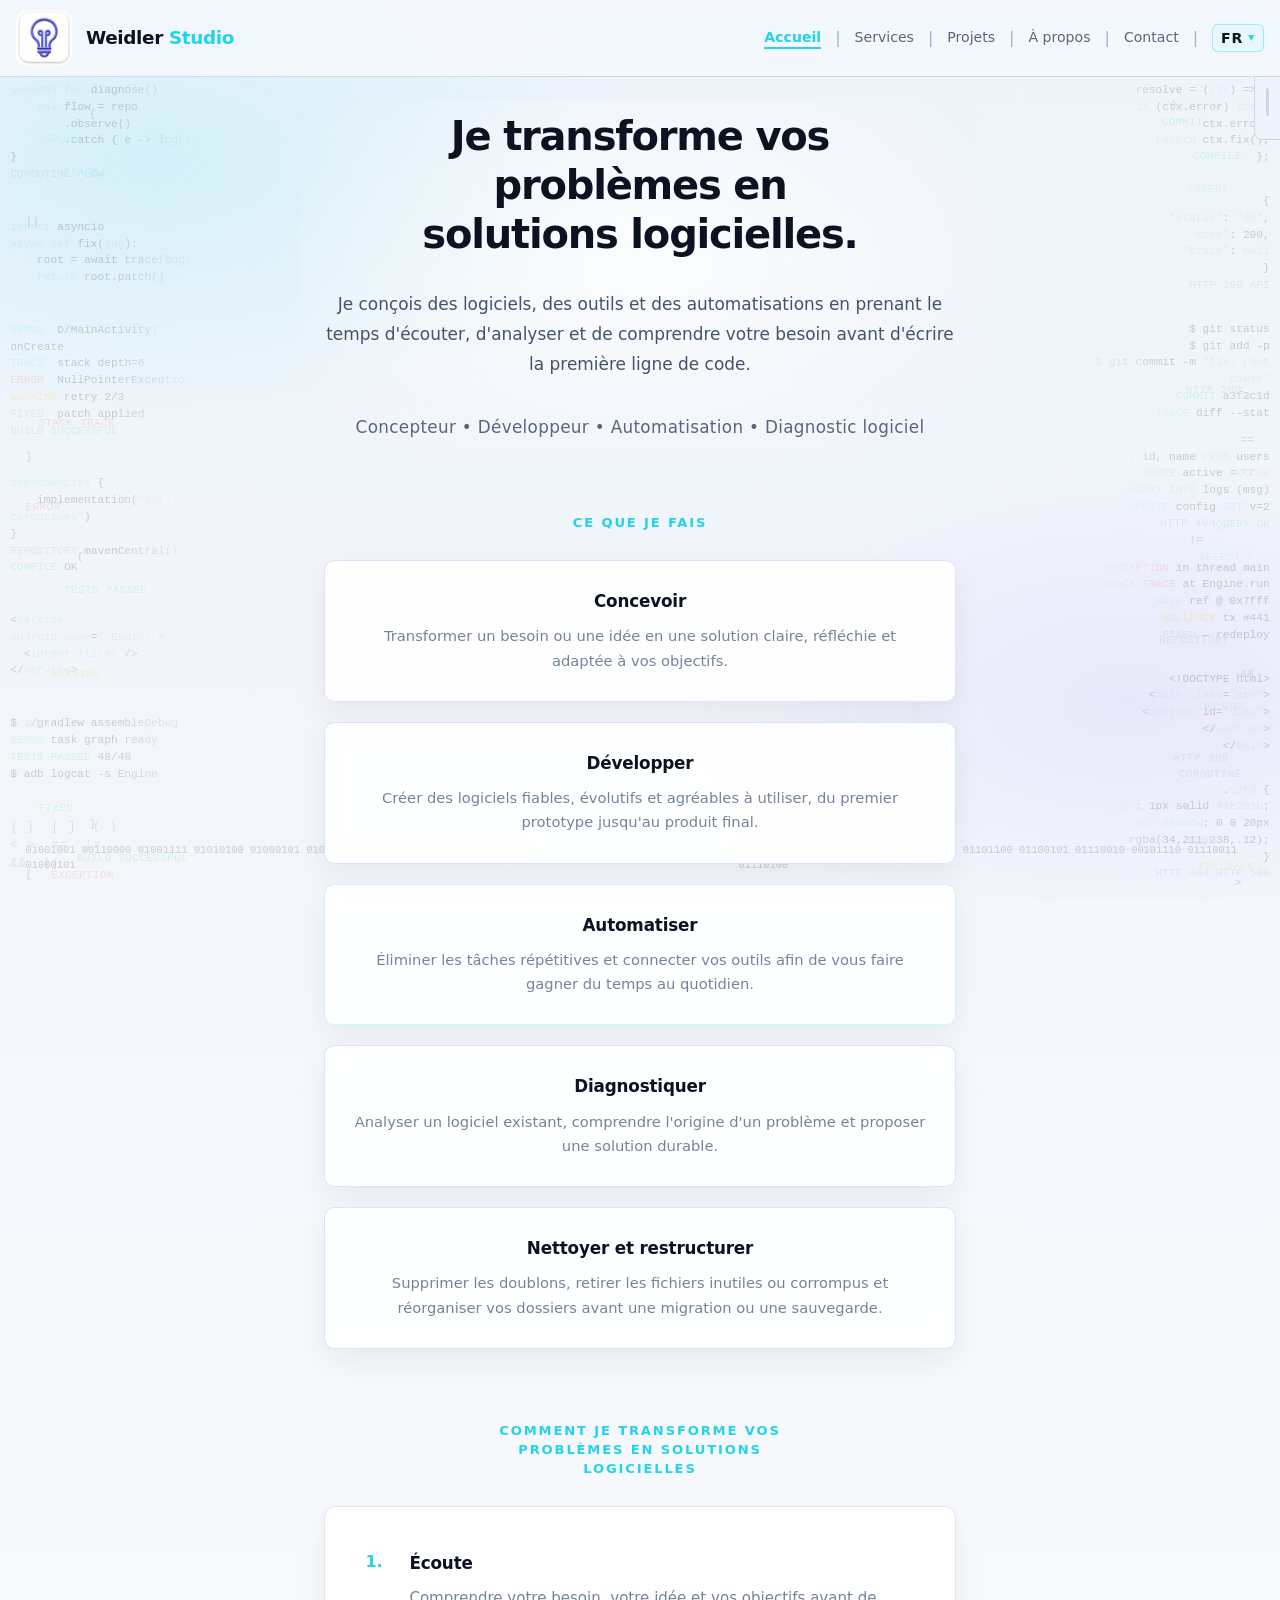
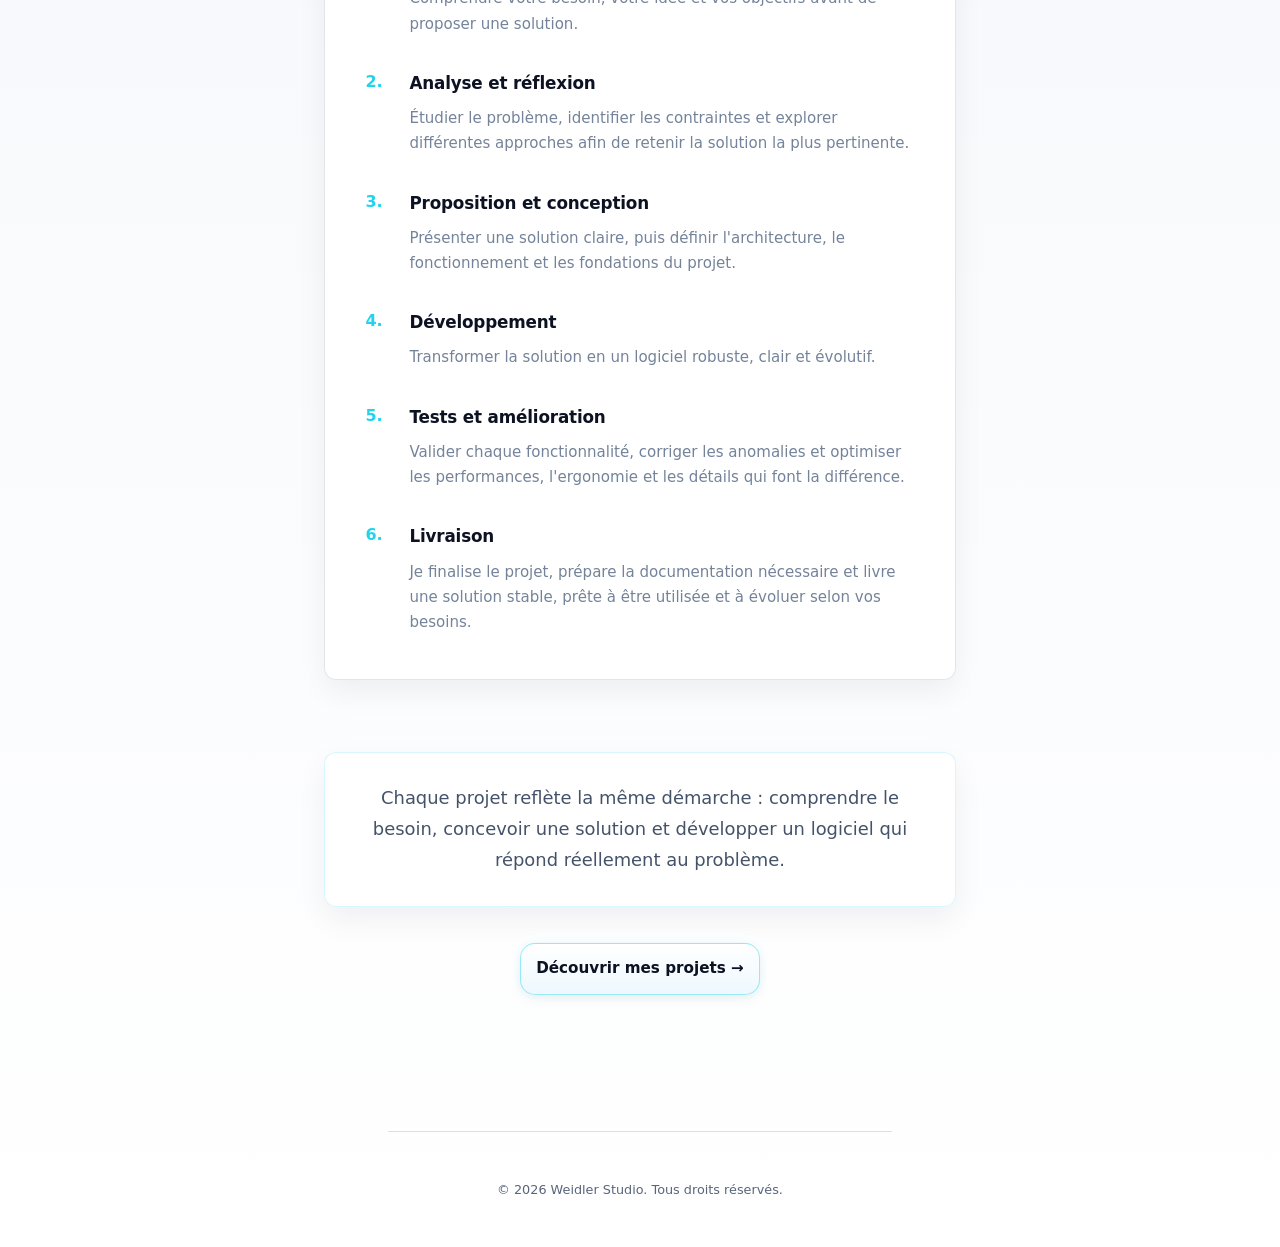
<file: index.html>
<!DOCTYPE html>
<html lang="fr">
<head>
    <meta charset="UTF-8">
    <meta name="viewport" content="width=device-width, initial-scale=1.0">
    <meta name="theme-color" content="#0a0e1a">
    <meta name="color-scheme" content="light dark">
    <title>Weidler Studio</title>
    <link rel="icon" href="assets/logo/favicon.png" type="image/png">
    <script src="js/theme.js"></script>
    <link rel="stylesheet" href="css/site.css?v=9">
    <link rel="stylesheet" href="css/themes.css?v=9">
    <link rel="stylesheet" href="css/layout.css?v=9">
    <link rel="stylesheet" href="css/interactive.css?v=9">
    <link rel="stylesheet" href="css/home.css?v=9">
    <link rel="stylesheet" href="css/mobile-readability.css?v=9">
</head>
<body class="page-home" data-nav-root="" data-nav-active="home">
    <script src="js/site-bg.js"></script>

    <header class="site-header">
        <div class="header-top">
            <div class="header-brand">
                <a href="index.html" class="logo-link">
                    <img src="assets/logo/logo-nav.png" alt="" class="logo-icon" width="56" height="56">
                    <span class="logo-text">Weidler <span>Studio</span></span>
                </a>
            </div>
            <nav class="main-nav" id="mainNav" aria-label="Navigation principale">
                <a href="index.html"><span class="nav-link-text" data-translate>Accueil</span></a>
                <span class="nav-sep" aria-hidden="true">|</span>
                <a href="services/index.html"><span class="nav-link-text" data-translate>Services</span></a>
                <span class="nav-sep" aria-hidden="true">|</span>
                <a href="projects/index.html"><span class="nav-link-text" data-translate>Projets</span></a>
                <span class="nav-sep" aria-hidden="true">|</span>
                <!-- TEMP: Soumission masquée — lien menu retiré -->
                <a href="about/index.html"><span class="nav-link-text" data-translate>À propos</span></a>
                <span class="nav-sep" aria-hidden="true">|</span>
                <a href="contact/index.html"><span class="nav-link-text" data-translate>Contact</span></a>
            </nav>
            <script src="js/site-nav.js?v=4"></script>
            <span class="lang-status" id="langStatus" data-translate>Traduction…</span>
            <nav class="lang-switcher" id="langFlags" aria-label="Choisir la langue">
                <button type="button" class="lang-btn" data-lang="en" title="English">EN</button>
                <span class="lang-sep" aria-hidden="true">|</span>
                <button type="button" class="lang-btn active" data-lang="fr" title="Français">FR</button>
                <span class="lang-sep" aria-hidden="true">|</span>
                <button type="button" class="lang-btn" data-lang="de" title="Deutsch">DE</button>
                <span class="lang-sep" aria-hidden="true">|</span>
                <button type="button" class="lang-btn" data-lang="es" title="Español">ES</button>
                <span class="lang-sep" aria-hidden="true">|</span>
                <button type="button" class="lang-btn" data-lang="it" title="Italiano">IT</button>
                <span class="lang-sep" aria-hidden="true">|</span>
                <button type="button" class="lang-btn" data-lang="zh-CN" title="中文">ZH</button>
                <span class="lang-sep" aria-hidden="true">|</span>
                <button type="button" class="lang-btn" data-lang="ja" title="日本語">JA</button>
                <span class="lang-sep" aria-hidden="true">|</span>
                <button type="button" class="lang-btn" data-lang="pt" title="Português">PT</button>
            </nav>
            <script src="js/lang-ui.js"></script>
            <button type="button" class="nav-toggle" id="navToggle" aria-label="Menu" aria-expanded="false">☰</button>
        </div>
    </header>
    <main>
        <section class="home-hero">
            <h1 class="home-title">
                <span class="home-title-line" data-translate>Je transforme vos problèmes en</span>
                <span class="home-title-line" data-translate>solutions logicielles.</span>
            </h1>
            <p class="home-lead" data-translate>Je conçois des logiciels, des outils et des automatisations en prenant le temps d'écouter, d'analyser et de comprendre votre besoin avant d'écrire la première ligne de code.</p>
            <p class="home-subtitle" data-translate>Concepteur • Développeur • Automatisation • Diagnostic logiciel</p>
        </section>

        <section class="home-section" aria-labelledby="section-services">
            <h2 class="section-label" id="section-services" data-translate>Ce que je fais</h2>
            <div class="home-cards-grid home-cards-grid--4">
                <article class="home-card home-card--violet">
                    <h3 data-translate>Concevoir</h3>
                    <p data-translate>Transformer un besoin ou une idée en une solution claire, réfléchie et adaptée à vos objectifs.</p>
                </article>
                <article class="home-card home-card--blue">
                    <h3 data-translate>Développer</h3>
                    <p data-translate>Créer des logiciels fiables, évolutifs et agréables à utiliser, du premier prototype jusqu'au produit final.</p>
                </article>
                <article class="home-card home-card--cyan">
                    <h3 data-translate>Automatiser</h3>
                    <p data-translate>Éliminer les tâches répétitives et connecter vos outils afin de vous faire gagner du temps au quotidien.</p>
                </article>
                <article class="home-card home-card--violet">
                    <h3 data-translate>Diagnostiquer</h3>
                    <p data-translate>Analyser un logiciel existant, comprendre l'origine d'un problème et proposer une solution durable.</p>
                </article>
                <article class="home-card home-card--blue">
                    <h3 data-translate>Nettoyer et restructurer</h3>
                    <p data-translate>Supprimer les doublons, retirer les fichiers inutiles ou corrompus et réorganiser vos dossiers avant une migration ou une sauvegarde.</p>
                </article>
            </div>
        </section>

        <section class="home-section home-section--process" aria-labelledby="section-process">
            <h2 class="section-label" id="section-process" data-translate>Comment je transforme vos problèmes en solutions logicielles</h2>
            <ol class="home-process-list">
                <li class="home-process-item">
                    <h3 data-translate>Écoute</h3>
                    <p data-translate>Comprendre votre besoin, votre idée et vos objectifs avant de proposer une solution.</p>
                </li>
                <li class="home-process-item">
                    <h3 data-translate>Analyse et réflexion</h3>
                    <p data-translate>Étudier le problème, identifier les contraintes et explorer différentes approches afin de retenir la solution la plus pertinente.</p>
                </li>
                <li class="home-process-item">
                    <h3 data-translate>Proposition et conception</h3>
                    <p data-translate>Présenter une solution claire, puis définir l'architecture, le fonctionnement et les fondations du projet.</p>
                </li>
                <li class="home-process-item">
                    <h3 data-translate>Développement</h3>
                    <p data-translate>Transformer la solution en un logiciel robuste, clair et évolutif.</p>
                </li>
                <li class="home-process-item">
                    <h3 data-translate>Tests et amélioration</h3>
                    <p data-translate>Valider chaque fonctionnalité, corriger les anomalies et optimiser les performances, l'ergonomie et les détails qui font la différence.</p>
                </li>
                <li class="home-process-item">
                    <h3 data-translate>Livraison</h3>
                    <p data-translate>Je finalise le projet, prépare la documentation nécessaire et livre une solution stable, prête à être utilisée et à évoluer selon vos besoins.</p>
                </li>
            </ol>
        </section>

        <section class="home-section home-conclusion">
            <p class="home-lead" data-translate>Chaque projet reflète la même démarche : comprendre le besoin, concevoir une solution et développer un logiciel qui répond réellement au problème.</p>
            <div class="hero-actions">
                <a href="projects/index.html" class="btn home-btn--primary" data-translate>Découvrir mes projets →</a>
            </div>
        </section>
    </main>

    <footer class="site-footer site-footer--home">
        <p class="site-footer-copy" data-translate>&copy; 2026 Weidler Studio. Tous droits réservés.</p>
    </footer>

    <script src="js/nav.js"></script>
    <script src="js/mobile-nav.js"></script>
    <script src="js/portrait-lock.js"></script>
    <script src="js/back-to-top.js"></script>
    <script src="js/i18n.js"></script>
</body>
</html>
</file>
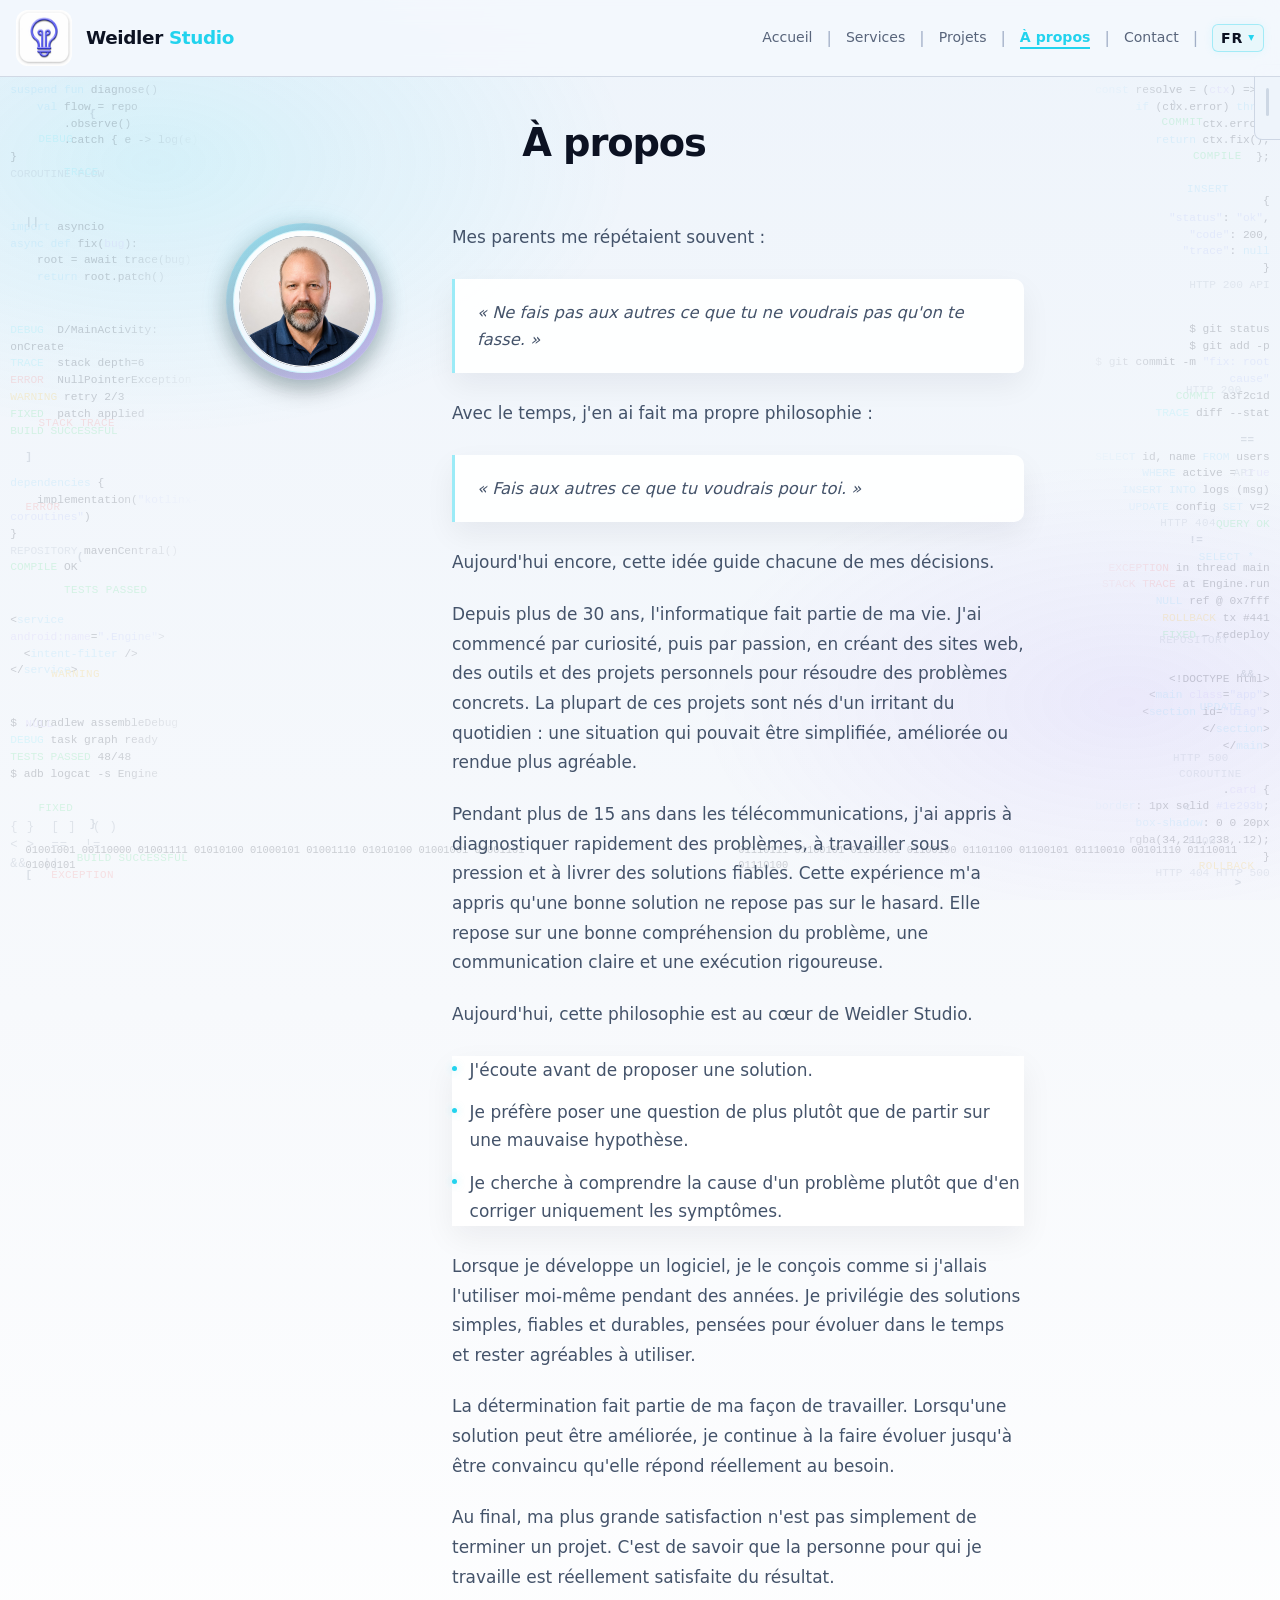
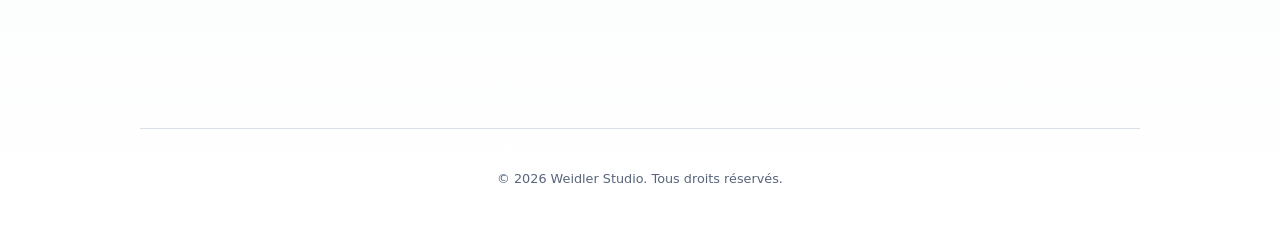
<file: about/index.html>
<!DOCTYPE html>
<html lang="fr">
<head>
    <meta charset="UTF-8">
    <meta name="viewport" content="width=device-width, initial-scale=1.0">
    <meta name="theme-color" content="#0a0e1a">
    <meta name="color-scheme" content="light dark">
    <meta name="description" content="À propos de Weidler Studio — philosophie, parcours et façon de travailler de François Weidler, développeur indépendant.">
    <title>À propos | Weidler Studio</title>
    <link rel="icon" href="../assets/logo/favicon.png" type="image/png">
    <script src="../js/theme.js"></script>
    <link rel="stylesheet" href="../css/site.css?v=8">
    <link rel="stylesheet" href="../css/themes.css?v=8">
    <link rel="stylesheet" href="../css/layout.css?v=8">
    <link rel="stylesheet" href="../css/interactive.css?v=8">
    <link rel="stylesheet" href="../css/about.css?v=8">
    <link rel="stylesheet" href="../css/mobile-readability.css?v=8">
</head>
<body class="page-about" data-nav-root="../" data-nav-active="about">
    <script src="../js/site-bg.js"></script>

    <header class="site-header">
        <div class="header-top">
            <div class="header-brand">
                <a href="../index.html" class="logo-link">
                    <img src="../assets/logo/logo-nav.png" alt="" class="logo-icon" width="56" height="56">
                    <span class="logo-text">Weidler <span>Studio</span></span>
                </a>
            </div>
                        <nav class="main-nav" id="mainNav" aria-label="Navigation principale">
                <a href="../index.html"><span class="nav-link-text" data-translate>Accueil</span></a>
                <span class="nav-sep" aria-hidden="true">|</span>
                <a href="../services/index.html"><span class="nav-link-text" data-translate>Services</span></a>
                <span class="nav-sep" aria-hidden="true">|</span>
                <a href="../projects/index.html"><span class="nav-link-text" data-translate>Projets</span></a>
                <span class="nav-sep" aria-hidden="true">|</span>
                <!-- TEMP: Soumission masquée — lien menu retiré -->
                <a href="../about/index.html"><span class="nav-link-text" data-translate>À propos</span></a>
                <span class="nav-sep" aria-hidden="true">|</span>
                <a href="../contact/index.html"><span class="nav-link-text" data-translate>Contact</span></a>
            </nav>
            <script src="../js/site-nav.js?v=5"></script>
            <span class="lang-status" id="langStatus" data-translate>Traduction…</span>
            <nav class="lang-switcher" id="langFlags" aria-label="Choisir la langue">
                <button type="button" class="lang-btn" data-lang="en">EN</button>
                <span class="lang-sep" aria-hidden="true">|</span>
                <button type="button" class="lang-btn active" data-lang="fr">FR</button>
                <span class="lang-sep" aria-hidden="true">|</span>
                <button type="button" class="lang-btn" data-lang="de">DE</button>
                <span class="lang-sep" aria-hidden="true">|</span>
                <button type="button" class="lang-btn" data-lang="es">ES</button>
                <span class="lang-sep" aria-hidden="true">|</span>
                <button type="button" class="lang-btn" data-lang="it">IT</button>
                <span class="lang-sep" aria-hidden="true">|</span>
                <button type="button" class="lang-btn" data-lang="zh-CN">ZH</button>
                <span class="lang-sep" aria-hidden="true">|</span>
                <button type="button" class="lang-btn" data-lang="ja">JA</button>
                <span class="lang-sep" aria-hidden="true">|</span>
                <button type="button" class="lang-btn" data-lang="pt">PT</button>
            </nav>
            <script src="../js/lang-ui.js"></script>
            <button type="button" class="nav-toggle" id="navToggle" aria-label="Menu" aria-expanded="false">☰</button>
        </div>
    </header>

    <main>
        <section class="about-hero">
            <h1 class="about-hero__title" data-translate>À propos</h1>
            <figure class="about-portrait">
                <div class="about-portrait__ring">
                    <div class="about-portrait__frame">
                        <img
                            src="../assets/about/about-portrait.png"
                            alt=""
                            class="about-portrait__photo"
                            width="196"
                            height="196"
                            loading="lazy"
                            decoding="async"
                        >
                    </div>
                </div>
            </figure>

            <div class="about-story">
                <p data-translate>Mes parents me répétaient souvent&nbsp;:</p>

                <blockquote class="about-quote" data-translate>«&nbsp;Ne fais pas aux autres ce que tu ne voudrais pas qu'on te fasse.&nbsp;»</blockquote>

                <p data-translate>Avec le temps, j'en ai fait ma propre philosophie&nbsp;:</p>

                <blockquote class="about-quote" data-translate>«&nbsp;Fais aux autres ce que tu voudrais pour toi.&nbsp;»</blockquote>

                <p data-translate>Aujourd'hui encore, cette idée guide chacune de mes décisions.</p>

                <p data-translate>Depuis plus de 30 ans, l'informatique fait partie de ma vie. J'ai commencé par curiosité, puis par passion, en créant des sites web, des outils et des projets personnels pour résoudre des problèmes concrets. La plupart de ces projets sont nés d'un irritant du quotidien&nbsp;: une situation qui pouvait être simplifiée, améliorée ou rendue plus agréable.</p>

                <p data-translate>Pendant plus de 15 ans dans les télécommunications, j'ai appris à diagnostiquer rapidement des problèmes, à travailler sous pression et à livrer des solutions fiables. Cette expérience m'a appris qu'une bonne solution ne repose pas sur le hasard. Elle repose sur une bonne compréhension du problème, une communication claire et une exécution rigoureuse.</p>

                <p data-translate>Aujourd'hui, cette philosophie est au cœur de Weidler Studio.</p>

                <ul class="about-principles">
                    <li data-translate>J'écoute avant de proposer une solution.</li>
                    <li data-translate>Je préfère poser une question de plus plutôt que de partir sur une mauvaise hypothèse.</li>
                    <li data-translate>Je cherche à comprendre la cause d'un problème plutôt que d'en corriger uniquement les symptômes.</li>
                </ul>

                <p data-translate>Lorsque je développe un logiciel, je le conçois comme si j'allais l'utiliser moi-même pendant des années. Je privilégie des solutions simples, fiables et durables, pensées pour évoluer dans le temps et rester agréables à utiliser.</p>

                <p data-translate>La détermination fait partie de ma façon de travailler. Lorsqu'une solution peut être améliorée, je continue à la faire évoluer jusqu'à être convaincu qu'elle répond réellement au besoin.</p>

                <p data-translate>Au final, ma plus grande satisfaction n'est pas simplement de terminer un projet. C'est de savoir que la personne pour qui je travaille est réellement satisfaite du résultat.</p>
            </div>
        </section>
    </main>

    <footer class="site-footer" data-translate>&copy; 2026 Weidler Studio. Tous droits réservés.</footer>
    <script src="../js/nav.js"></script>
    <script src="../js/mobile-nav.js"></script>
    <script src="../js/portrait-lock.js"></script>
    <script src="../js/back-to-top.js"></script>
    <script src="../js/i18n.js"></script>
</body>
</html>
</file>
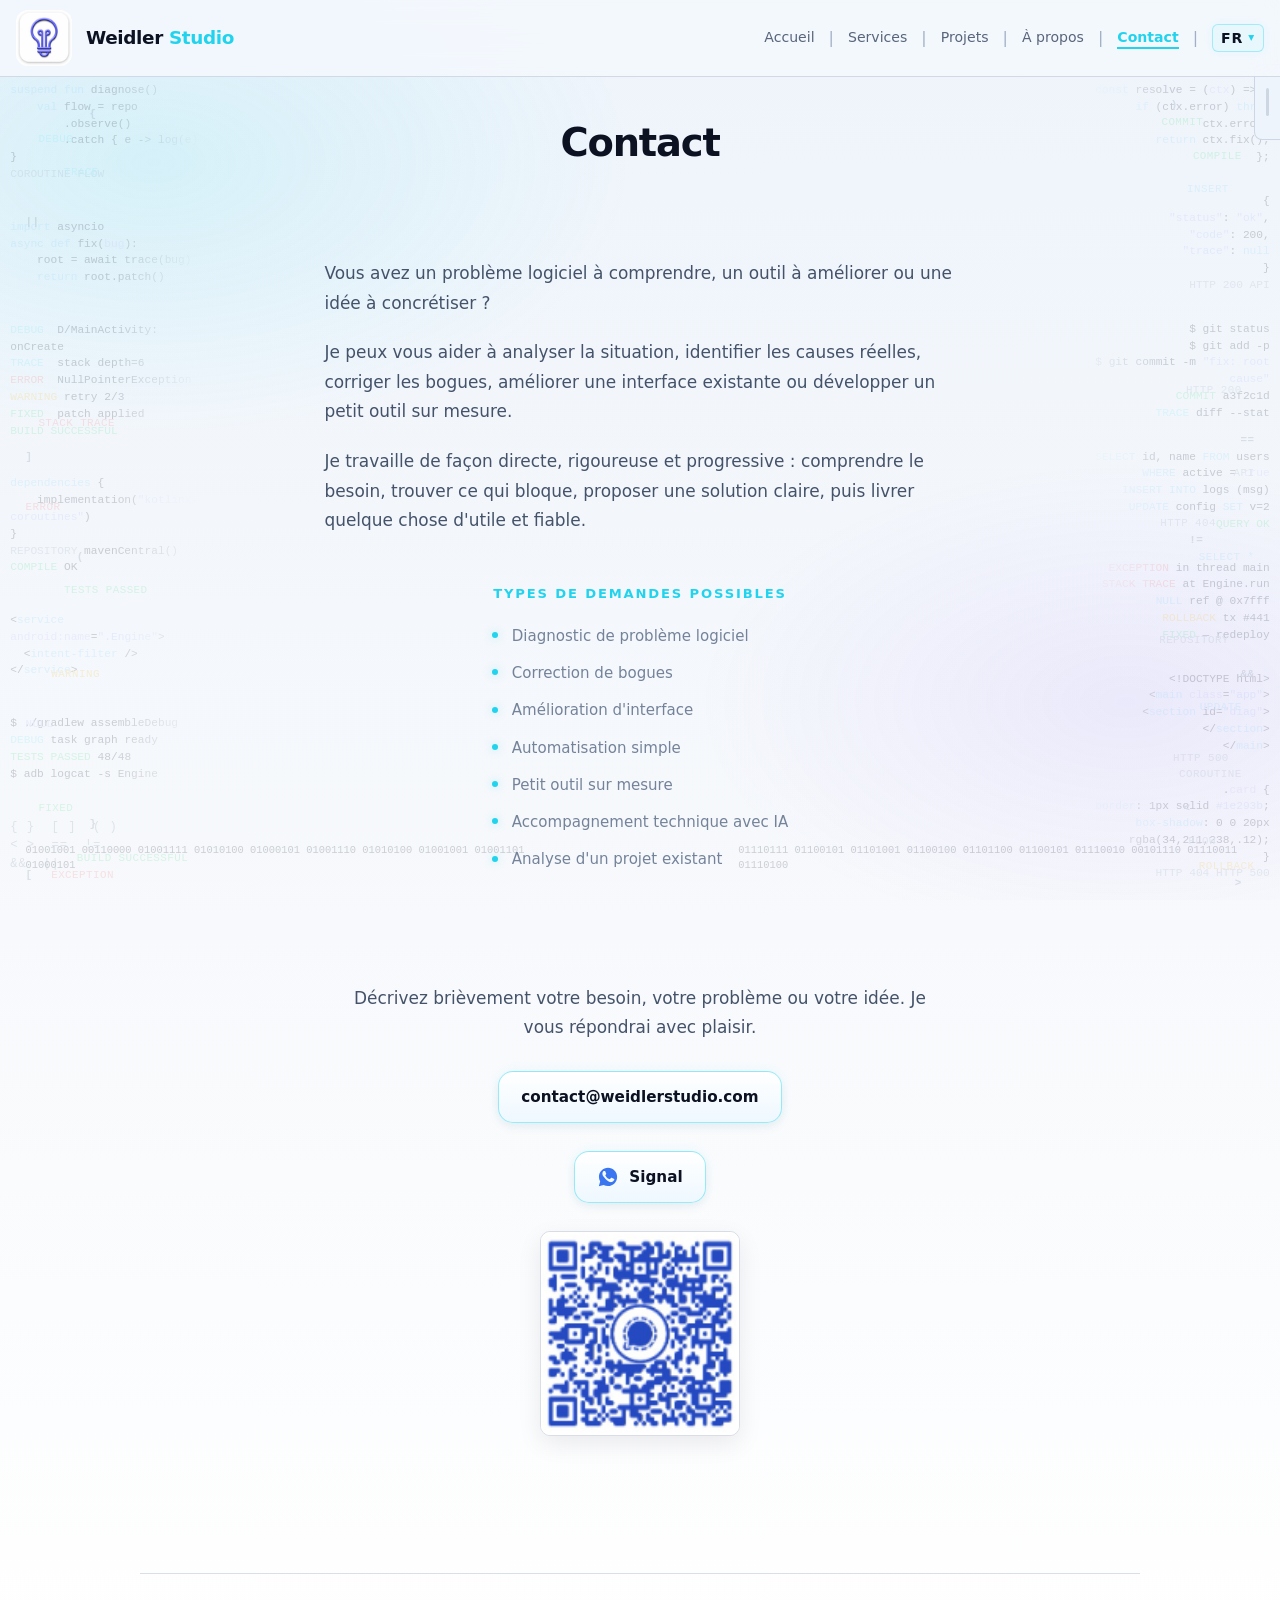
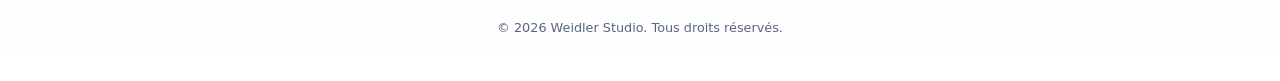
<file: contact/index.html>
<!DOCTYPE html>
<html lang="fr">
<head>
    <meta charset="UTF-8">
    <meta name="viewport" content="width=device-width, initial-scale=1.0">
    <meta name="theme-color" content="#0a0e1a">
    <meta name="color-scheme" content="light dark">
    <meta name="description" content="Contactez-moi (Weidler Studio) pour un diagnostic logiciel, une correction de bogue, une amélioration d'interface ou un outil sur mesure.">
    <title>Contact | Weidler Studio</title>
    <link rel="icon" href="../assets/logo/favicon.png" type="image/png">
    <script src="../js/theme.js"></script>
    <link rel="stylesheet" href="../css/site.css?v=8">
    <link rel="stylesheet" href="../css/themes.css?v=8">
    <link rel="stylesheet" href="../css/layout.css?v=8">
    <link rel="stylesheet" href="../css/interactive.css?v=8">
    <link rel="stylesheet" href="../css/mobile-readability.css?v=8">
</head>
<body class="page-contact" data-nav-root="../" data-nav-active="contact">
    <script src="../js/site-bg.js"></script>

    <header class="site-header">
        <div class="header-top">
            <div class="header-brand">
                <a href="../index.html" class="logo-link">
                    <img src="../assets/logo/logo-nav.png" alt="" class="logo-icon" width="56" height="56">
                    <span class="logo-text">Weidler <span>Studio</span></span>
                </a>
            </div>
                        <nav class="main-nav" id="mainNav" aria-label="Navigation principale">
                <a href="../index.html"><span class="nav-link-text" data-translate>Accueil</span></a>
                <span class="nav-sep" aria-hidden="true">|</span>
                <a href="../services/index.html"><span class="nav-link-text" data-translate>Services</span></a>
                <span class="nav-sep" aria-hidden="true">|</span>
                <a href="../projects/index.html"><span class="nav-link-text" data-translate>Projets</span></a>
                <span class="nav-sep" aria-hidden="true">|</span>
                <!-- TEMP: Soumission masquée — lien menu retiré -->
                <a href="../about/index.html"><span class="nav-link-text" data-translate>À propos</span></a>
                <span class="nav-sep" aria-hidden="true">|</span>
                <a href="../contact/index.html"><span class="nav-link-text" data-translate>Contact</span></a>
            </nav>
            <script src="../js/site-nav.js?v=5"></script>
            <span class="lang-status" id="langStatus" data-translate>Traduction…</span>
            <nav class="lang-switcher" id="langFlags" aria-label="Choisir la langue">
                <button type="button" class="lang-btn" data-lang="en">EN</button>
                <span class="lang-sep" aria-hidden="true">|</span>
                <button type="button" class="lang-btn active" data-lang="fr">FR</button>
                <span class="lang-sep" aria-hidden="true">|</span>
                <button type="button" class="lang-btn" data-lang="de">DE</button>
                <span class="lang-sep" aria-hidden="true">|</span>
                <button type="button" class="lang-btn" data-lang="es">ES</button>
                <span class="lang-sep" aria-hidden="true">|</span>
                <button type="button" class="lang-btn" data-lang="it">IT</button>
                <span class="lang-sep" aria-hidden="true">|</span>
                <button type="button" class="lang-btn" data-lang="zh-CN">ZH</button>
                <span class="lang-sep" aria-hidden="true">|</span>
                <button type="button" class="lang-btn" data-lang="ja">JA</button>
                <span class="lang-sep" aria-hidden="true">|</span>
                <button type="button" class="lang-btn" data-lang="pt">PT</button>
            </nav>
            <script src="../js/lang-ui.js"></script>
            <button type="button" class="nav-toggle" id="navToggle" aria-label="Menu" aria-expanded="false">☰</button>
        </div>
    </header>

    <main>
        <header class="page-intro">
            <h1 data-translate>Contact</h1>
        </header>

        <section class="about-content">
            <div class="about-block">
                <p class="lead" data-translate>Vous avez un problème logiciel à comprendre, un outil à améliorer ou une idée à concrétiser&nbsp;?</p>
                <p class="lead" data-translate>Je peux vous aider à analyser la situation, identifier les causes réelles, corriger les bogues, améliorer une interface existante ou développer un petit outil sur mesure.</p>
                <p class="lead" data-translate>Je travaille de façon directe, rigoureuse et progressive&nbsp;: comprendre le besoin, trouver ce qui bloque, proposer une solution claire, puis livrer quelque chose d'utile et fiable.</p>
            </div>

            <div class="about-block">
                <h2 class="features-title" data-translate>Types de demandes possibles</h2>
                <ul class="about-list">
                    <li data-translate>Diagnostic de problème logiciel</li>
                    <li data-translate>Correction de bogues</li>
                    <li data-translate>Amélioration d'interface</li>
                    <li data-translate>Automatisation simple</li>
                    <li data-translate>Petit outil sur mesure</li>
                    <li data-translate>Accompagnement technique avec IA</li>
                    <li data-translate>Analyse d'un projet existant</li>
                </ul>
            </div>
        </section>

        <section class="studio-cta">
            <p class="lead" data-translate>Décrivez brièvement votre besoin, votre problème ou votre idée. Je vous répondrai avec plaisir.</p>
            <a href="mailto:contact@weidlerstudio.com" class="btn-primary">contact@weidlerstudio.com</a>
            <a href="https://signal.me/#eu/_jqKCfe0A_BotU6Oarap39VjgRK6MgWuhbO9VWXZrKCW3nVFlcBKSLVWayUFfjrc" class="btn-primary" target="_blank" rel="noopener noreferrer">
                <svg xmlns="http://www.w3.org/2000/svg" viewBox="0 0 24 24" width="22" height="22" aria-hidden="true" focusable="false" style="margin-right: 10px; flex-shrink: 0;">
                    <path fill="#3A76F0" d="M12.025 2c-5.46 0-9.91 4.45-9.91 9.91 0 1.76.46 3.47 1.34 4.98L2 22l5.18-1.36a9.86 9.86 0 0 0 4.85 1.26h.01c5.46 0 9.91-4.45 9.91-9.91S17.485 2 12.025 2zm5.96 14.17c-.25.71-1.47 1.34-2.02 1.41-.51.07-1.17.1-1.89-.12-.44-.14-1-.46-1.74-.9-3.06-1.84-5.05-4.78-5.2-5.01-.15-.23-1.24-1.65-1.24-3.17 0-1.52.8-2.27 1.08-2.58.28-.31.61-.39.82-.39.21 0 .41 0 .59.01.19.01.44-.07.69.53.25.59.85 2.08.93 2.23.08.15.13.33.02.53-.1.2-.16.33-.31.51-.16.18-.34.4-.48.54-.16.16-.33.34-.14.66.19.33.85 1.4 1.82 2.27 1.25 1.11 2.3 1.46 2.63 1.62.33.16.52.14.71-.08.19-.22.82-.96 1.04-1.29.22-.33.44-.27.74-.16.29.11 1.85.87 2.17 1.03.32.16.53.24.61.37.08.13.08.76-.17 1.47z"/>
                </svg>
                <span data-translate>Signal</span>
            </a>
            <img src="../assets/signal/signal.png" alt="QR code Signal Weidler Studio" class="contact-signal-qr" width="200" height="200">
        </section>
    </main>

    <footer class="site-footer" data-translate>&copy; 2026 Weidler Studio. Tous droits réservés.</footer>

    <script src="../js/nav.js"></script>
    <script src="../js/mobile-nav.js"></script>
    <script src="../js/portrait-lock.js"></script>
    <script src="../js/back-to-top.js"></script>
    <script src="../js/i18n.js"></script>
</body>
</html>
</file>
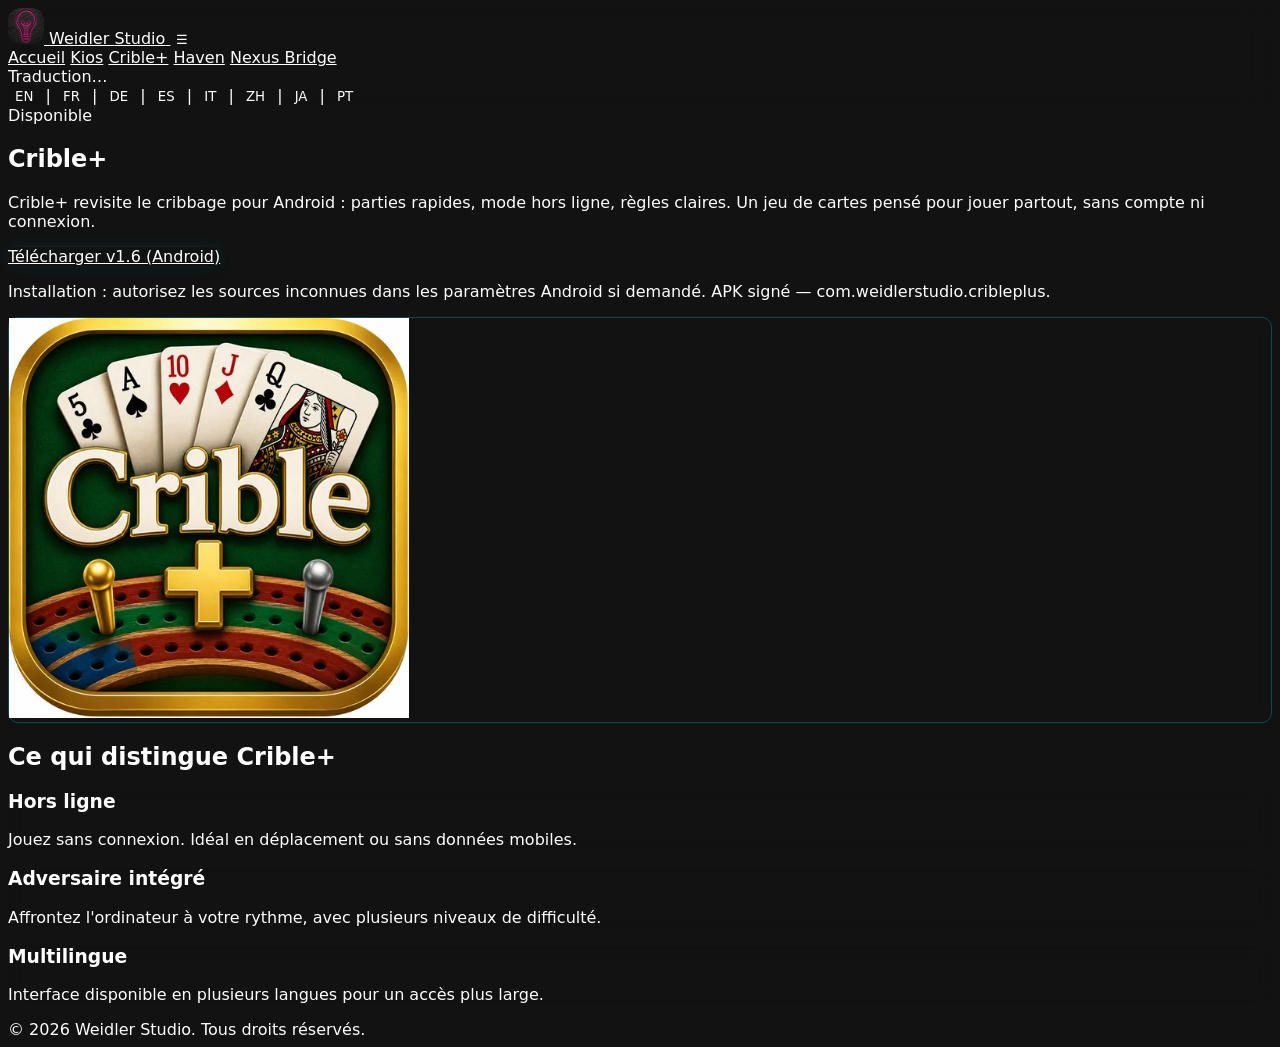
<file: cribleplus/index.html>
<!DOCTYPE html>
<html lang="fr">
<head>
    <meta charset="UTF-8">
    <meta name="viewport" content="width=device-width, initial-scale=1.0">
    <meta name="theme-color" content="#08080c">
    <meta name="color-scheme" content="dark">
    <title>Crible+ | Weidler Studio</title>
    <link rel="icon" href="../assets/favicon.png" type="image/png" sizes="48x48">
    <link rel="stylesheet" href="../css/site.css">
</head>
<body>

    <header class="site-header">
        <div class="header-top">
            <div class="header-brand">
                <a href="../index.html" class="logo-link">
                    <img src="../assets/logo-nav.png" alt="" class="logo-icon" width="36" height="36">
                    <span class="logo-text">Weidler <span>Studio</span></span>
                </a>
                <button type="button" class="nav-toggle" id="navToggle" aria-label="Menu" aria-expanded="false">☰</button>
            </div>
            <nav class="main-nav" id="mainNav" aria-label="Navigation principale">
                <a href="../index.html" data-translate>Accueil</a>
                <a href="../kios/index.html">Kios</a>
                <a href="index.html" class="active">Crible+</a>
                <a href="../haven/index.html">Haven</a>
                <a href="../nexus-bridge/index.html">Nexus Bridge</a>
            </nav>
        </div>
        <div class="lang-bar">
            <span class="lang-status" id="langStatus" data-translate>Traduction…</span>
            <nav class="lang-switcher" id="langFlags" aria-label="Choisir la langue">
                <button type="button" class="lang-btn" data-lang="en">EN</button>
                <span class="lang-sep" aria-hidden="true">|</span>
                <button type="button" class="lang-btn active" data-lang="fr">FR</button>
                <span class="lang-sep" aria-hidden="true">|</span>
                <button type="button" class="lang-btn" data-lang="de">DE</button>
                <span class="lang-sep" aria-hidden="true">|</span>
                <button type="button" class="lang-btn" data-lang="es">ES</button>
                <span class="lang-sep" aria-hidden="true">|</span>
                <button type="button" class="lang-btn" data-lang="it">IT</button>
                <span class="lang-sep" aria-hidden="true">|</span>
                <button type="button" class="lang-btn" data-lang="zh-CN">ZH</button>
                <span class="lang-sep" aria-hidden="true">|</span>
                <button type="button" class="lang-btn" data-lang="ja">JA</button>
                <span class="lang-sep" aria-hidden="true">|</span>
                <button type="button" class="lang-btn" data-lang="pt">PT</button>
            </nav>
        </div>
    </header>

    <main>
        <section class="page-hero">
            <div>
                <span class="badge badge-available" data-translate>Disponible</span>
                <h1>Crible+</h1>
                <p class="lead" data-translate>Crible+ revisite le cribbage pour Android : parties rapides, mode hors ligne, règles claires. Un jeu de cartes pensé pour jouer partout, sans compte ni connexion.</p>
                <a href="../downloads/cribleplus/CriblePlus-1.6-release.apk" class="btn-primary" download data-translate>Télécharger v1.6 (Android)</a>
                <p class="note-muted" data-translate>Installation : autorisez les sources inconnues dans les paramètres Android si demandé. APK signé — com.weidlerstudio.cribleplus.</p>
            </div>
            <div class="preview-box contain">
                <picture>
                    <source srcset="../assets/cribleplus-preview.webp" type="image/webp">
                    <img src="../assets/cribleplus-preview.png" alt="Crible+" width="400" height="400" loading="lazy" decoding="async">
                </picture>
            </div>
        </section>

        <section class="features-section">
            <h2 class="features-title" data-translate>Ce qui distingue Crible+</h2>
            <div class="features-grid">
                <article class="feature-card">
                    <h3 data-translate>Hors ligne</h3>
                    <p data-translate>Jouez sans connexion. Idéal en déplacement ou sans données mobiles.</p>
                </article>
                <article class="feature-card">
                    <h3 data-translate>Adversaire intégré</h3>
                    <p data-translate>Affrontez l'ordinateur à votre rythme, avec plusieurs niveaux de difficulté.</p>
                </article>
                <article class="feature-card">
                    <h3 data-translate>Multilingue</h3>
                    <p data-translate>Interface disponible en plusieurs langues pour un accès plus large.</p>
                </article>
            </div>
        </section>
    </main>

    <footer class="site-footer" data-translate>&copy; 2026 Weidler Studio. Tous droits réservés.</footer>

    <script src="../js/nav.js"></script>
    <script src="../js/i18n.js"></script>
</body>
</html>
</file>
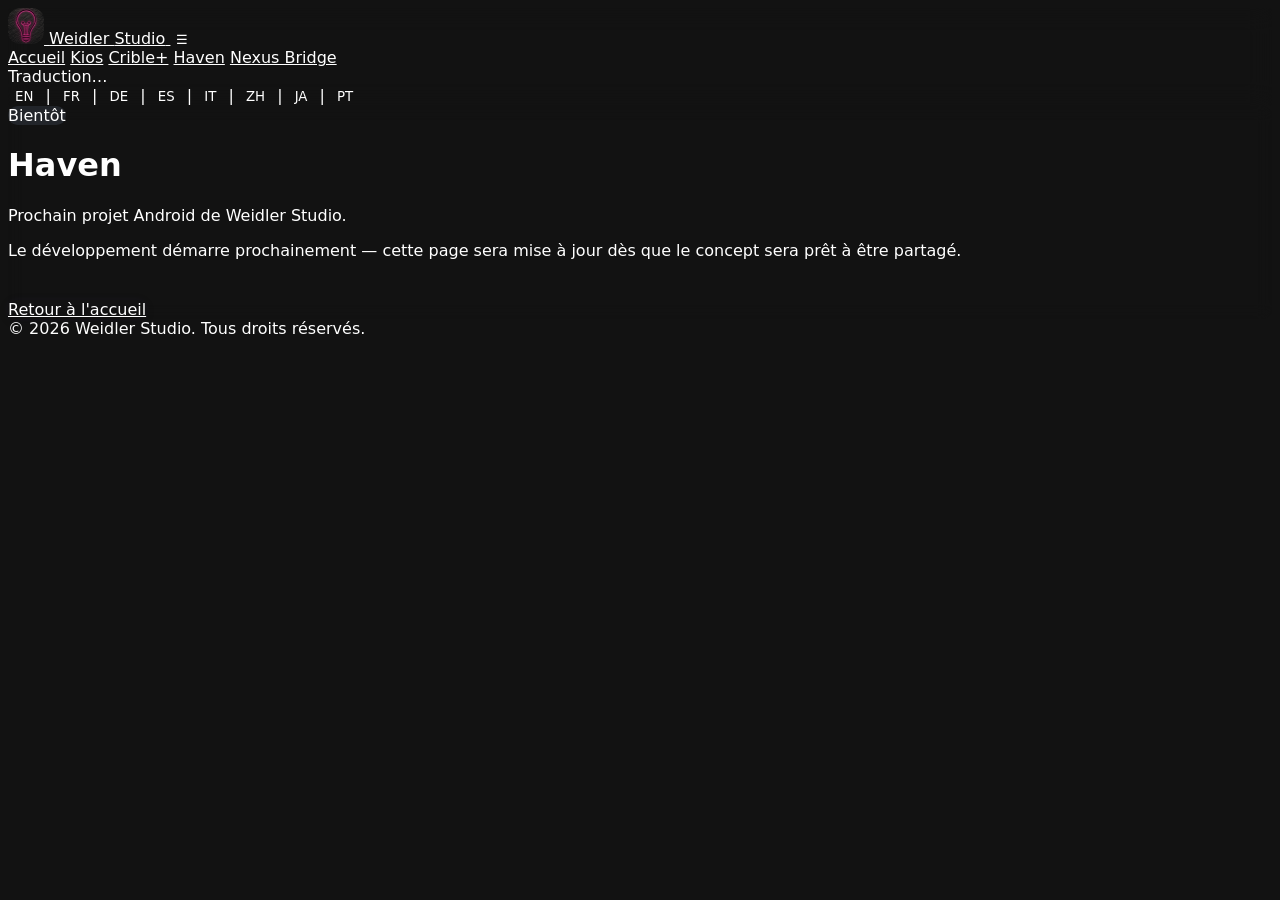
<file: haven/index.html>
<!DOCTYPE html>
<html lang="fr">
<head>
    <meta charset="UTF-8">
    <meta name="viewport" content="width=device-width, initial-scale=1.0">
    <meta name="theme-color" content="#08080c">
    <meta name="color-scheme" content="dark">
    <title>Haven | Weidler Studio</title>
    <link rel="icon" href="../assets/favicon.png" type="image/png" sizes="48x48">
    <link rel="stylesheet" href="../css/site.css">
</head>
<body>

    <header class="site-header">
        <div class="header-top">
            <div class="header-brand">
                <a href="../index.html" class="logo-link">
                    <img src="../assets/logo-nav.png" alt="" class="logo-icon" width="36" height="36">
                    <span class="logo-text">Weidler <span>Studio</span></span>
                </a>
                <button type="button" class="nav-toggle" id="navToggle" aria-label="Menu" aria-expanded="false">☰</button>
            </div>
            <nav class="main-nav" id="mainNav" aria-label="Navigation principale">
                <a href="../index.html" data-translate>Accueil</a>
                <a href="../kios/index.html">Kios</a>
                <a href="../cribleplus/index.html">Crible+</a>
                <a href="index.html" class="active">Haven</a>
                <a href="../nexus-bridge/index.html">Nexus Bridge</a>
            </nav>
        </div>
        <div class="lang-bar">
            <span class="lang-status" id="langStatus" data-translate>Traduction…</span>
            <nav class="lang-switcher" id="langFlags" aria-label="Choisir la langue">
                <button type="button" class="lang-btn" data-lang="en">EN</button>
                <span class="lang-sep" aria-hidden="true">|</span>
                <button type="button" class="lang-btn active" data-lang="fr">FR</button>
                <span class="lang-sep" aria-hidden="true">|</span>
                <button type="button" class="lang-btn" data-lang="de">DE</button>
                <span class="lang-sep" aria-hidden="true">|</span>
                <button type="button" class="lang-btn" data-lang="es">ES</button>
                <span class="lang-sep" aria-hidden="true">|</span>
                <button type="button" class="lang-btn" data-lang="it">IT</button>
                <span class="lang-sep" aria-hidden="true">|</span>
                <button type="button" class="lang-btn" data-lang="zh-CN">ZH</button>
                <span class="lang-sep" aria-hidden="true">|</span>
                <button type="button" class="lang-btn" data-lang="ja">JA</button>
                <span class="lang-sep" aria-hidden="true">|</span>
                <button type="button" class="lang-btn" data-lang="pt">PT</button>
            </nav>
        </div>
    </header>

    <main>
        <div class="teaser-box">
            <span class="badge badge-soon" data-translate>Bientôt</span>
            <h1>Haven</h1>
            <p data-translate>Prochain projet Android de Weidler Studio.</p>
            <p data-translate>Le développement démarre prochainement — cette page sera mise à jour dès que le concept sera prêt à être partagé.</p>
            <a href="../index.html" class="btn-outline" style="margin-top:24px;display:inline-block" data-translate>Retour à l'accueil</a>
        </div>
    </main>

    <footer class="site-footer" data-translate>&copy; 2026 Weidler Studio. Tous droits réservés.</footer>

    <script src="../js/nav.js"></script>
    <script src="../js/i18n.js"></script>
</body>
</html>
</file>
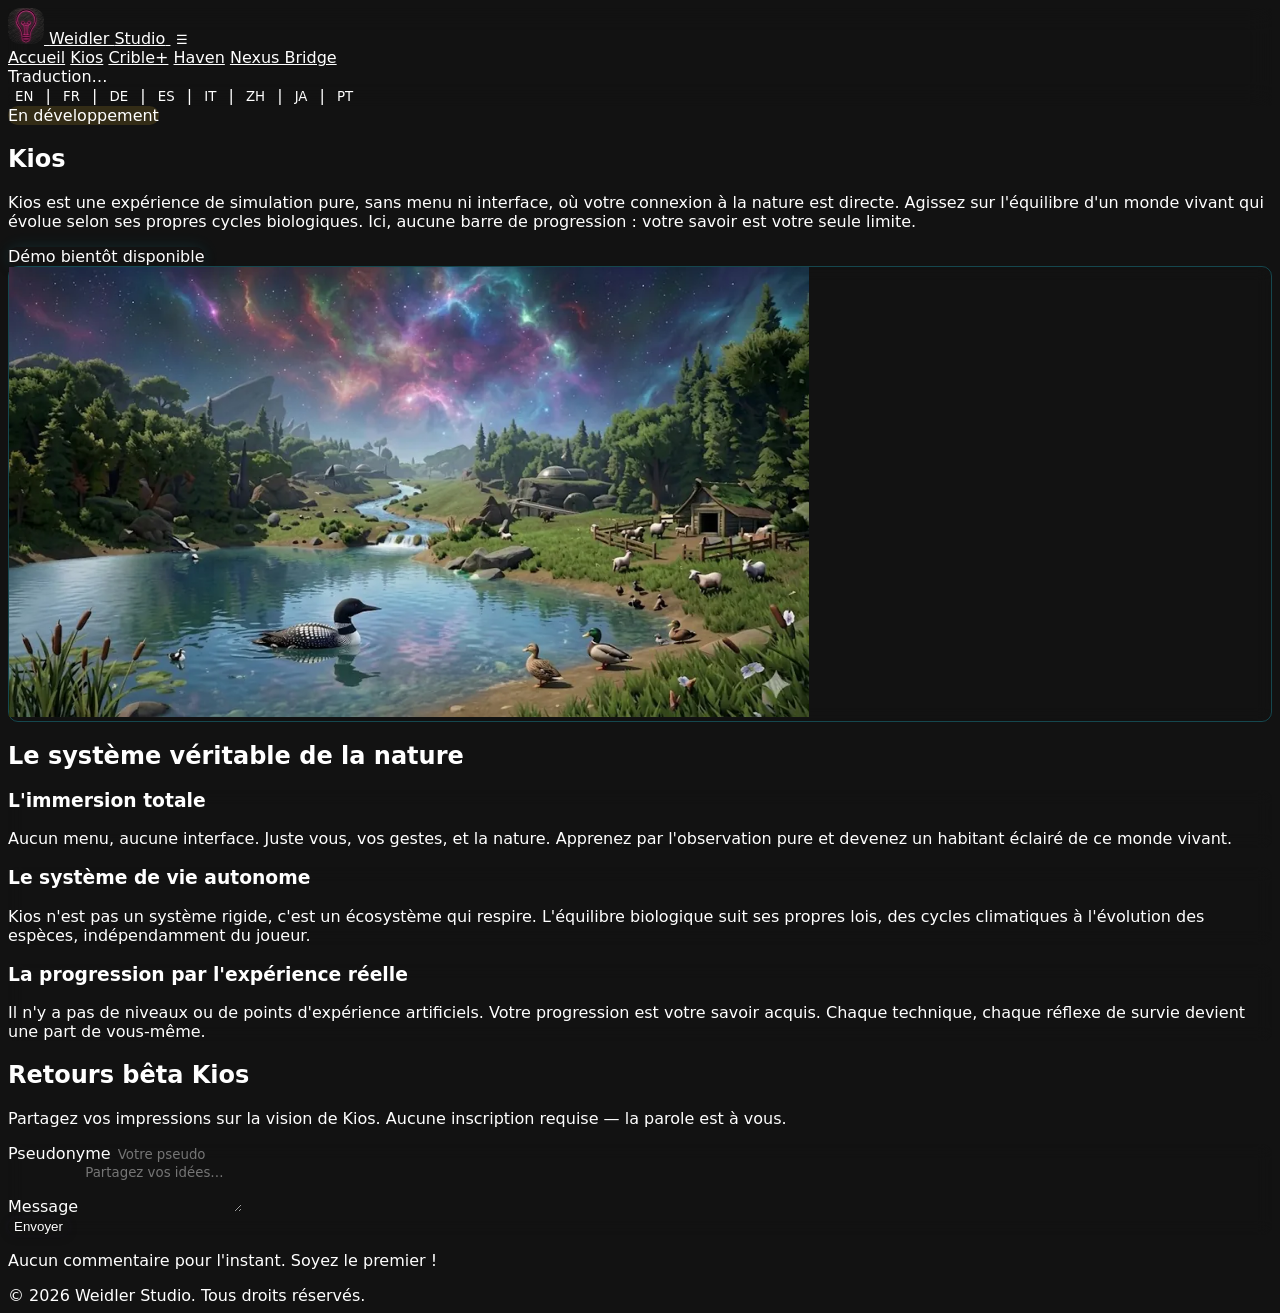
<file: kios/index.html>
<!DOCTYPE html>
<html lang="fr">
<head>
    <meta charset="UTF-8">
    <meta name="viewport" content="width=device-width, initial-scale=1.0">
    <meta name="theme-color" content="#08080c">
    <meta name="color-scheme" content="dark">
    <title>Kios | Weidler Studio</title>
    <link rel="icon" href="../assets/favicon.png" type="image/png" sizes="48x48">
    <link rel="stylesheet" href="../css/site.css">
</head>
<body>

    <header class="site-header">
        <div class="header-top">
            <div class="header-brand">
                <a href="../index.html" class="logo-link">
                    <img src="../assets/logo-nav.png" alt="" class="logo-icon" width="36" height="36">
                    <span class="logo-text">Weidler <span>Studio</span></span>
                </a>
                <button type="button" class="nav-toggle" id="navToggle" aria-label="Menu" aria-expanded="false">☰</button>
            </div>
            <nav class="main-nav" id="mainNav" aria-label="Navigation principale">
                <a href="../index.html" data-translate>Accueil</a>
                <a href="index.html" class="active">Kios</a>
                <a href="../cribleplus/index.html">Crible+</a>
                <a href="../haven/index.html">Haven</a>
                <a href="../nexus-bridge/index.html">Nexus Bridge</a>
            </nav>
        </div>
        <div class="lang-bar">
            <span class="lang-status" id="langStatus" data-translate>Traduction…</span>
            <nav class="lang-switcher" id="langFlags" aria-label="Choisir la langue">
                <button type="button" class="lang-btn" data-lang="en">EN</button>
                <span class="lang-sep" aria-hidden="true">|</span>
                <button type="button" class="lang-btn active" data-lang="fr">FR</button>
                <span class="lang-sep" aria-hidden="true">|</span>
                <button type="button" class="lang-btn" data-lang="de">DE</button>
                <span class="lang-sep" aria-hidden="true">|</span>
                <button type="button" class="lang-btn" data-lang="es">ES</button>
                <span class="lang-sep" aria-hidden="true">|</span>
                <button type="button" class="lang-btn" data-lang="it">IT</button>
                <span class="lang-sep" aria-hidden="true">|</span>
                <button type="button" class="lang-btn" data-lang="zh-CN">ZH</button>
                <span class="lang-sep" aria-hidden="true">|</span>
                <button type="button" class="lang-btn" data-lang="ja">JA</button>
                <span class="lang-sep" aria-hidden="true">|</span>
                <button type="button" class="lang-btn" data-lang="pt">PT</button>
            </nav>
        </div>
    </header>

    <main>
        <section class="page-hero">
            <div>
                <span class="badge badge-dev" data-translate>En développement</span>
                <h1>Kios</h1>
                <p class="lead" data-translate>Kios est une expérience de simulation pure, sans menu ni interface, où votre connexion à la nature est directe. Agissez sur l'équilibre d'un monde vivant qui évolue selon ses propres cycles biologiques. Ici, aucune barre de progression : votre savoir est votre seule limite.</p>
                <span class="btn-primary disabled" data-translate>Démo bientôt disponible</span>
            </div>
            <div class="preview-box">
                <picture>
                    <source srcset="../assets/kios-pure-world.webp" type="image/webp">
                    <img src="../assets/kios-pure-world.jpg" alt="Kios — Monde vivant en perpétuelle évolution" width="800" height="500" loading="lazy" decoding="async">
                </picture>
            </div>
        </section>

        <section class="features-section">
            <h2 class="features-title" data-translate>Le système véritable de la nature</h2>
            <div class="features-grid">
                <article class="feature-card">
                    <h3 data-translate>L'immersion totale</h3>
                    <p data-translate>Aucun menu, aucune interface. Juste vous, vos gestes, et la nature. Apprenez par l'observation pure et devenez un habitant éclairé de ce monde vivant.</p>
                </article>
                <article class="feature-card">
                    <h3 data-translate>Le système de vie autonome</h3>
                    <p data-translate>Kios n'est pas un système rigide, c'est un écosystème qui respire. L'équilibre biologique suit ses propres lois, des cycles climatiques à l'évolution des espèces, indépendamment du joueur.</p>
                </article>
                <article class="feature-card">
                    <h3 data-translate>La progression par l'expérience réelle</h3>
                    <p data-translate>Il n'y a pas de niveaux ou de points d'expérience artificiels. Votre progression est votre savoir acquis. Chaque technique, chaque réflexe de survie devient une part de vous-même.</p>
                </article>
            </div>
        </section>

        <section>
            <h2 class="discussion-title" data-translate>Retours bêta Kios</h2>
            <p class="discussion-subtitle" data-translate>Partagez vos impressions sur la vision de Kios. Aucune inscription requise — la parole est à vous.</p>

            <div class="form-card">
                <div class="form-grid">
                    <div class="form-group">
                        <label data-translate>Pseudonyme</label>
                        <input type="text" id="pseudo" data-translate-placeholder placeholder="Votre pseudo">
                    </div>
                    <div class="form-group">
                        <label data-translate>Message</label>
                        <textarea id="msg" rows="3" data-translate-placeholder placeholder="Partagez vos idées…"></textarea>
                    </div>
                    <button type="button" class="btn-submit" data-translate onclick="addComment()">Envoyer</button>
                </div>
            </div>

            <div class="comment-list" id="commentList"></div>
        </section>
    </main>

    <footer class="site-footer" data-translate>&copy; 2026 Weidler Studio. Tous droits réservés.</footer>

    <script src="../js/nav.js"></script>
    <script src="../js/i18n.js"></script>
    <script src="../js/comments.js"></script>
</body>
</html>
</file>
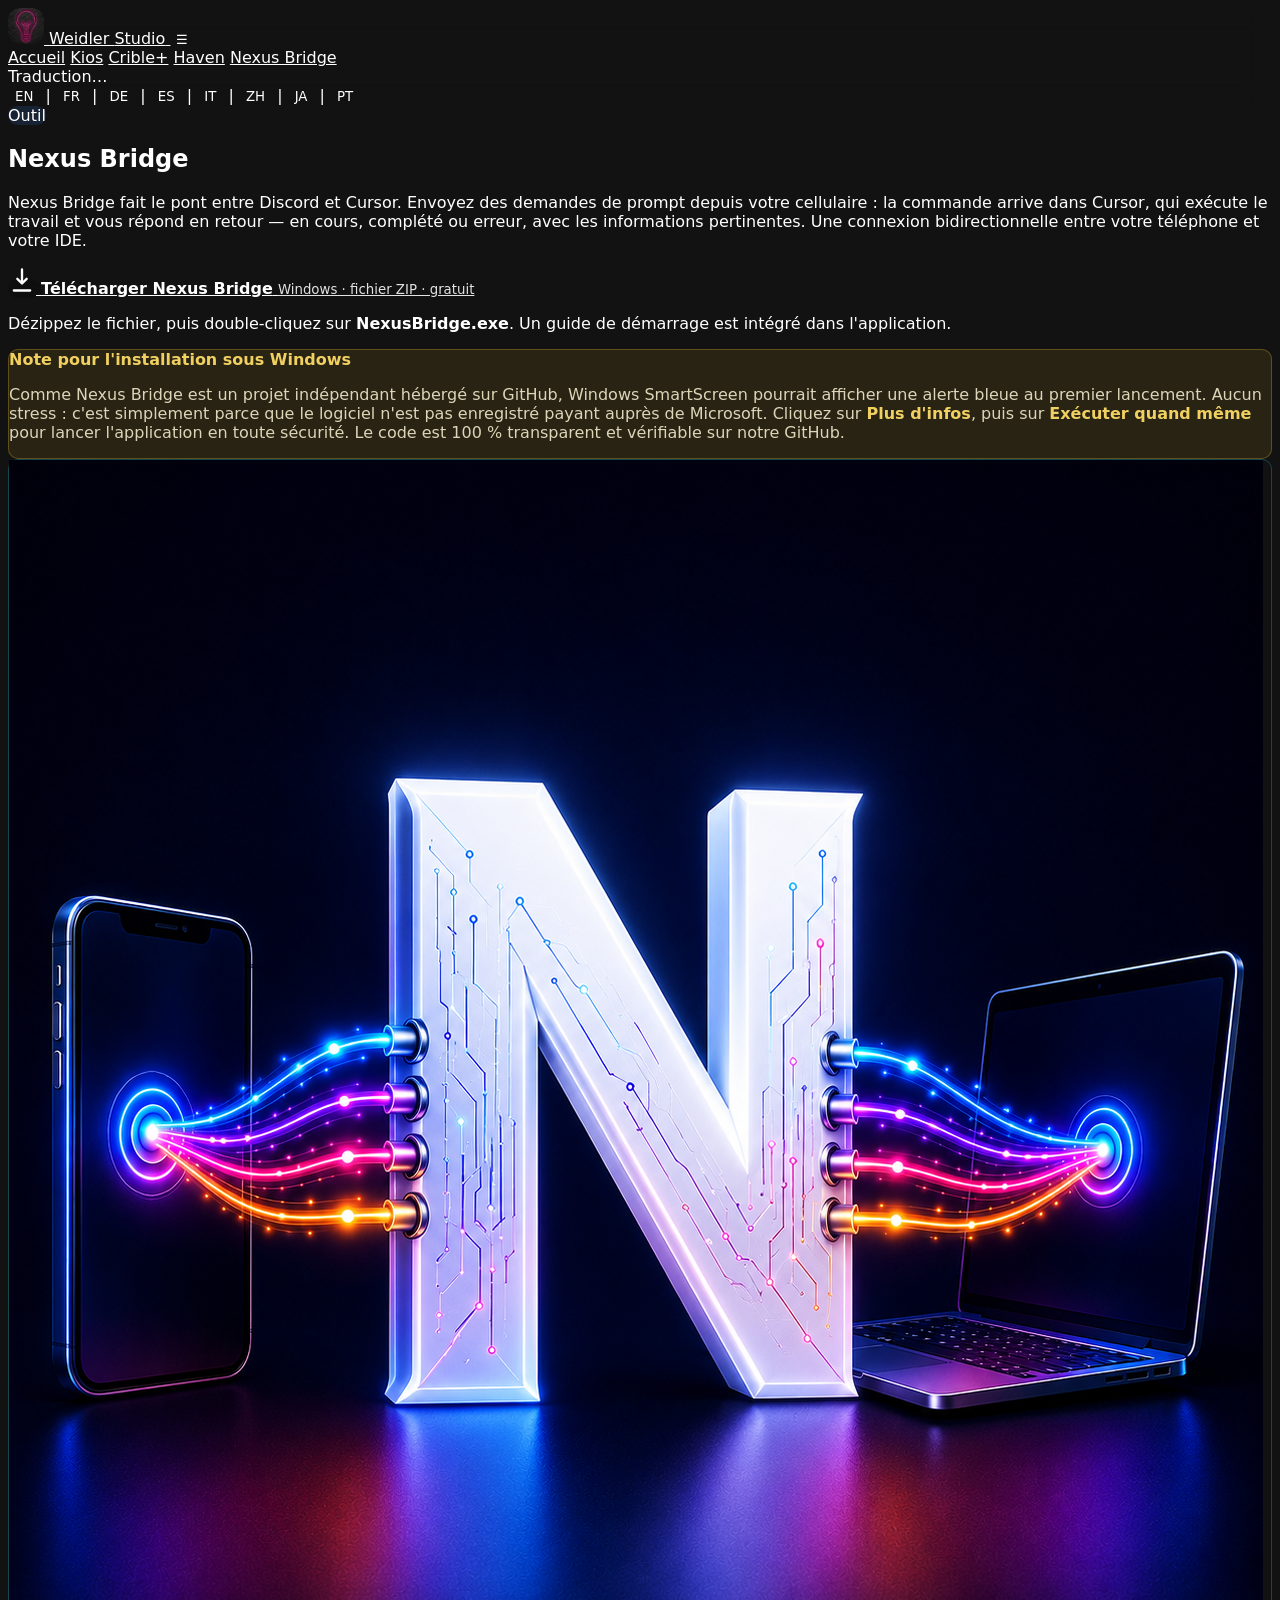
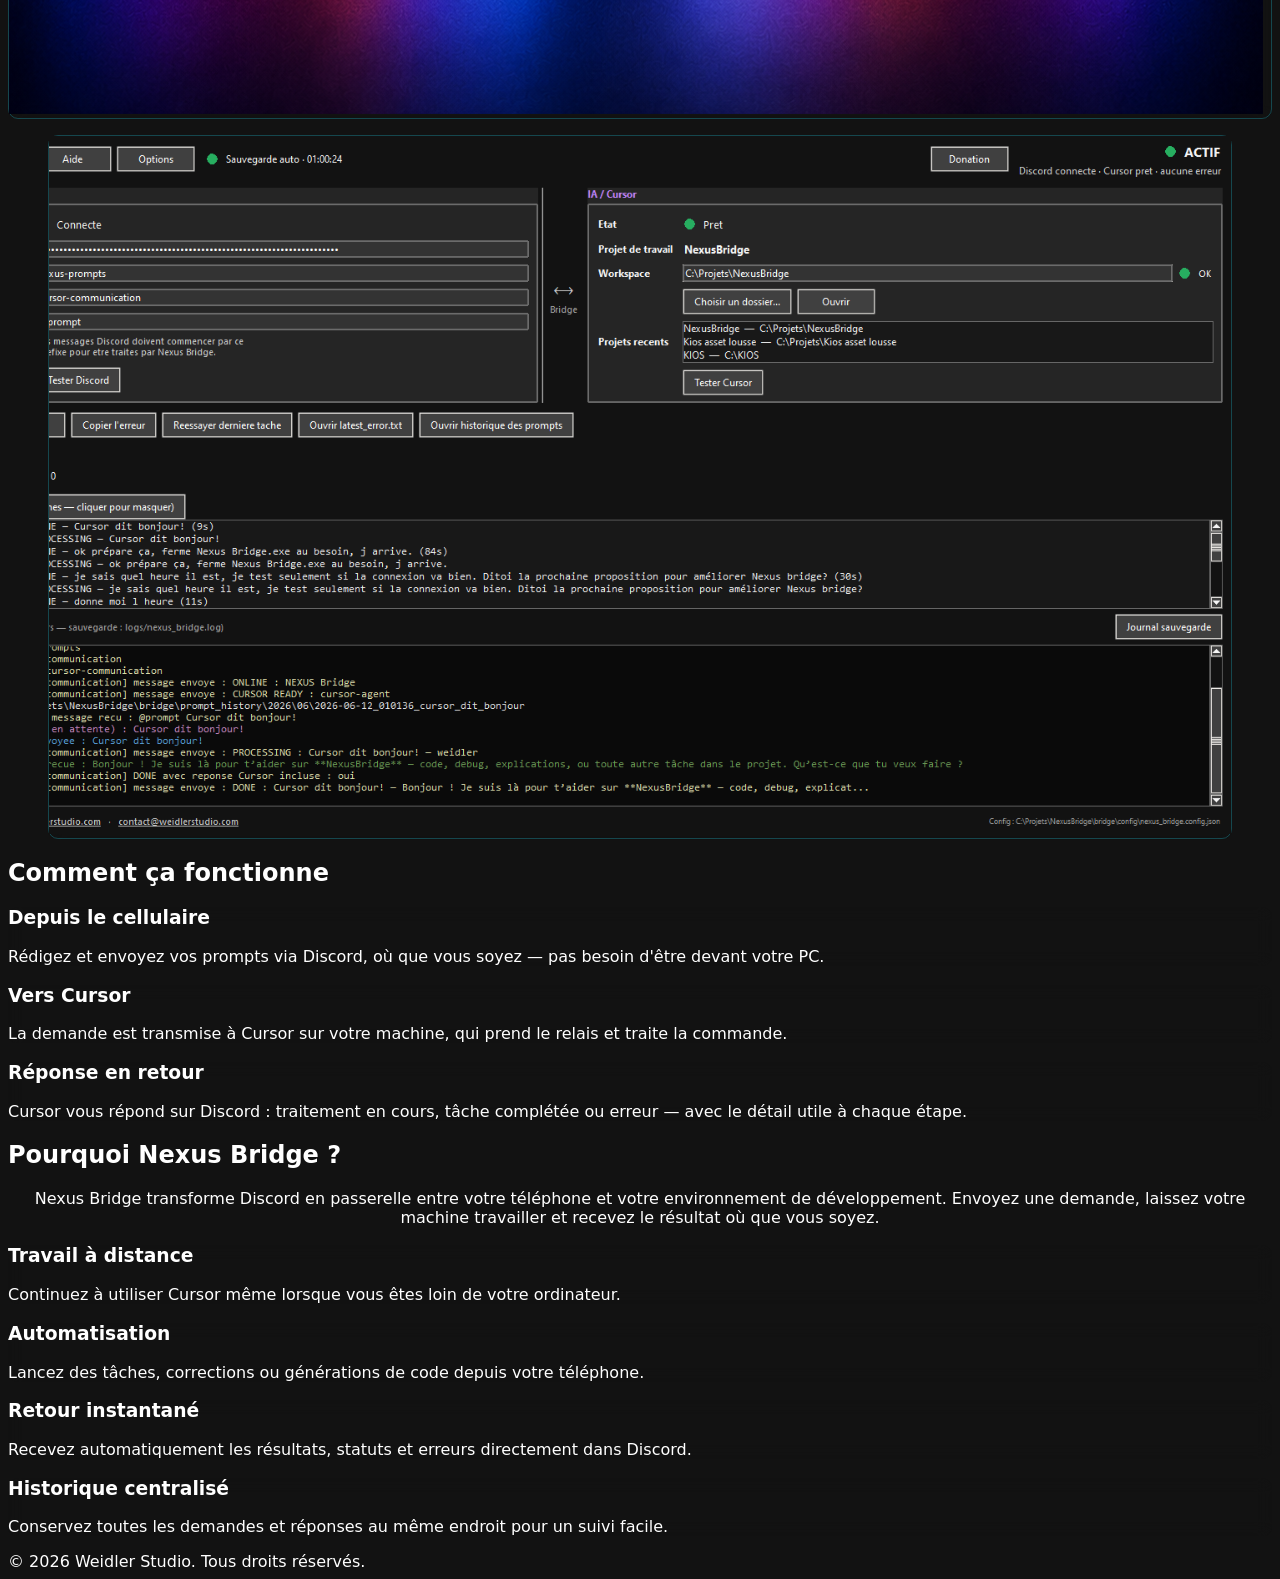
<file: nexus-bridge/index.html>
<!DOCTYPE html>
<html lang="fr">
<head>
    <meta charset="UTF-8">
    <meta name="viewport" content="width=device-width, initial-scale=1.0">
    <meta name="theme-color" content="#08080c">
    <meta name="color-scheme" content="dark">
    <title>Nexus Bridge | Weidler Studio</title>
    <link rel="icon" href="../logo%20weidlerstudio.png" type="image/png">
    <link rel="stylesheet" href="../css/site.css">
</head>
<body>

    <header class="site-header">
        <div class="header-top">
            <div class="header-brand">
                <a href="../index.html" class="logo-link">
                    <img src="../logo weidlerstudio.png" alt="" class="logo-icon" width="36" height="36">
                    <span class="logo-text">Weidler <span>Studio</span></span>
                </a>
                <button type="button" class="nav-toggle" id="navToggle" aria-label="Menu" aria-expanded="false">☰</button>
            </div>
            <nav class="main-nav" id="mainNav" aria-label="Navigation principale">
                <a href="../index.html" data-translate>Accueil</a>
                <a href="../kios/index.html">Kios</a>
                <a href="../cribleplus/index.html">Crible+</a>
                <a href="../haven/index.html">Haven</a>
                <a href="index.html" class="active">Nexus Bridge</a>
            </nav>
        </div>
        <div class="lang-bar">
            <span class="lang-status" id="langStatus" data-translate>Traduction…</span>
            <nav class="lang-switcher" id="langFlags" aria-label="Choisir la langue">
                <button type="button" class="lang-btn" data-lang="en">EN</button>
                <span class="lang-sep" aria-hidden="true">|</span>
                <button type="button" class="lang-btn active" data-lang="fr">FR</button>
                <span class="lang-sep" aria-hidden="true">|</span>
                <button type="button" class="lang-btn" data-lang="de">DE</button>
                <span class="lang-sep" aria-hidden="true">|</span>
                <button type="button" class="lang-btn" data-lang="es">ES</button>
                <span class="lang-sep" aria-hidden="true">|</span>
                <button type="button" class="lang-btn" data-lang="it">IT</button>
                <span class="lang-sep" aria-hidden="true">|</span>
                <button type="button" class="lang-btn" data-lang="zh-CN">ZH</button>
                <span class="lang-sep" aria-hidden="true">|</span>
                <button type="button" class="lang-btn" data-lang="ja">JA</button>
                <span class="lang-sep" aria-hidden="true">|</span>
                <button type="button" class="lang-btn" data-lang="pt">PT</button>
            </nav>
        </div>
    </header>

    <main>
        <section class="page-hero">
            <div>
                <span class="badge badge-tool" data-translate>Outil</span>
                <h1>Nexus Bridge</h1>
                <p class="lead" data-translate>Nexus Bridge fait le pont entre Discord et Cursor. Envoyez des demandes de prompt depuis votre cellulaire : la commande arrive dans Cursor, qui exécute le travail et vous répond en retour — en cours, complété ou erreur, avec les informations pertinentes. Une connexion bidirectionnelle entre votre téléphone et votre IDE.</p>
                <div class="hero-download-cta">
                    <a href="https://raw.githubusercontent.com/francismanseau-oss/Nexus_Bridge/main/NexusBridge.zip"
                       class="btn-download-nexus"
                       rel="noopener noreferrer"
                       target="_blank">
                        <span class="btn-download-icon" aria-hidden="true">
                            <svg width="28" height="28" viewBox="0 0 24 24" fill="none" xmlns="http://www.w3.org/2000/svg">
                                <path d="M12 3v12m0 0l4-4m-4 4l-4-4M5 21h14" stroke="currentColor" stroke-width="2" stroke-linecap="round" stroke-linejoin="round"/>
                            </svg>
                        </span>
                        <span class="btn-download-label">
                            <strong data-translate>Télécharger Nexus Bridge</strong>
                            <small data-translate>Windows · fichier ZIP · gratuit</small>
                        </span>
                    </a>
                    <p class="hero-download-note" data-translate>Dézippez le fichier, puis double-cliquez sur <strong>NexusBridge.exe</strong>. Un guide de démarrage est intégré dans l'application.</p>
                    <aside class="hero-download-smartscreen" data-translate>
                        <strong>Note pour l'installation sous Windows</strong>
                        <p>Comme Nexus Bridge est un projet indépendant hébergé sur GitHub, Windows SmartScreen pourrait afficher une alerte bleue au premier lancement. Aucun stress&nbsp;: c'est simplement parce que le logiciel n'est pas enregistré payant auprès de Microsoft. Cliquez sur <strong>Plus d'infos</strong>, puis sur <strong>Exécuter quand même</strong> pour lancer l'application en toute sécurité. Le code est 100&nbsp;% transparent et vérifiable sur notre GitHub.</p>
                    </aside>
                </div>
            </div>
            <div class="preview-box contain nexus-bridge-preview">
                <img src="nexusbridgelogo.png" alt="Nexus Bridge" loading="lazy" decoding="async">
            </div>
        </section>

        <figure class="hero-app-shot hero-app-shot--full">
            <img src="nexusbridge.png" alt="Nexus Bridge — interface du centre de contrôle" loading="lazy" decoding="async">
        </figure>

        <section class="features-section">
            <h2 class="features-title" data-translate>Comment ça fonctionne</h2>
            <div class="features-grid">
                <article class="feature-card">
                    <h3 data-translate>Depuis le cellulaire</h3>
                    <p data-translate>Rédigez et envoyez vos prompts via Discord, où que vous soyez — pas besoin d'être devant votre PC.</p>
                </article>
                <article class="feature-card">
                    <h3 data-translate>Vers Cursor</h3>
                    <p data-translate>La demande est transmise à Cursor sur votre machine, qui prend le relais et traite la commande.</p>
                </article>
                <article class="feature-card">
                    <h3 data-translate>Réponse en retour</h3>
                    <p data-translate>Cursor vous répond sur Discord : traitement en cours, tâche complétée ou erreur — avec le détail utile à chaque étape.</p>
                </article>
            </div>
        </section>

        <section class="features-section">
            <h2 class="features-title" data-translate>Pourquoi Nexus Bridge ?</h2>
            <p class="discussion-subtitle" style="text-align: center; margin-left: auto; margin-right: auto;" data-translate>Nexus Bridge transforme Discord en passerelle entre votre téléphone et votre environnement de développement. Envoyez une demande, laissez votre machine travailler et recevez le résultat où que vous soyez.</p>
            <div class="features-grid">
                <article class="feature-card">
                    <h3 data-translate>Travail à distance</h3>
                    <p data-translate>Continuez à utiliser Cursor même lorsque vous êtes loin de votre ordinateur.</p>
                </article>
                <article class="feature-card">
                    <h3 data-translate>Automatisation</h3>
                    <p data-translate>Lancez des tâches, corrections ou générations de code depuis votre téléphone.</p>
                </article>
                <article class="feature-card">
                    <h3 data-translate>Retour instantané</h3>
                    <p data-translate>Recevez automatiquement les résultats, statuts et erreurs directement dans Discord.</p>
                </article>
                <article class="feature-card">
                    <h3 data-translate>Historique centralisé</h3>
                    <p data-translate>Conservez toutes les demandes et réponses au même endroit pour un suivi facile.</p>
                </article>
            </div>
        </section>
    </main>

    <footer class="site-footer" data-translate>&copy; 2026 Weidler Studio. Tous droits réservés.</footer>

    <script src="../js/nav.js"></script>
    <script src="../js/i18n.js"></script>
</body>
</html>
</file>
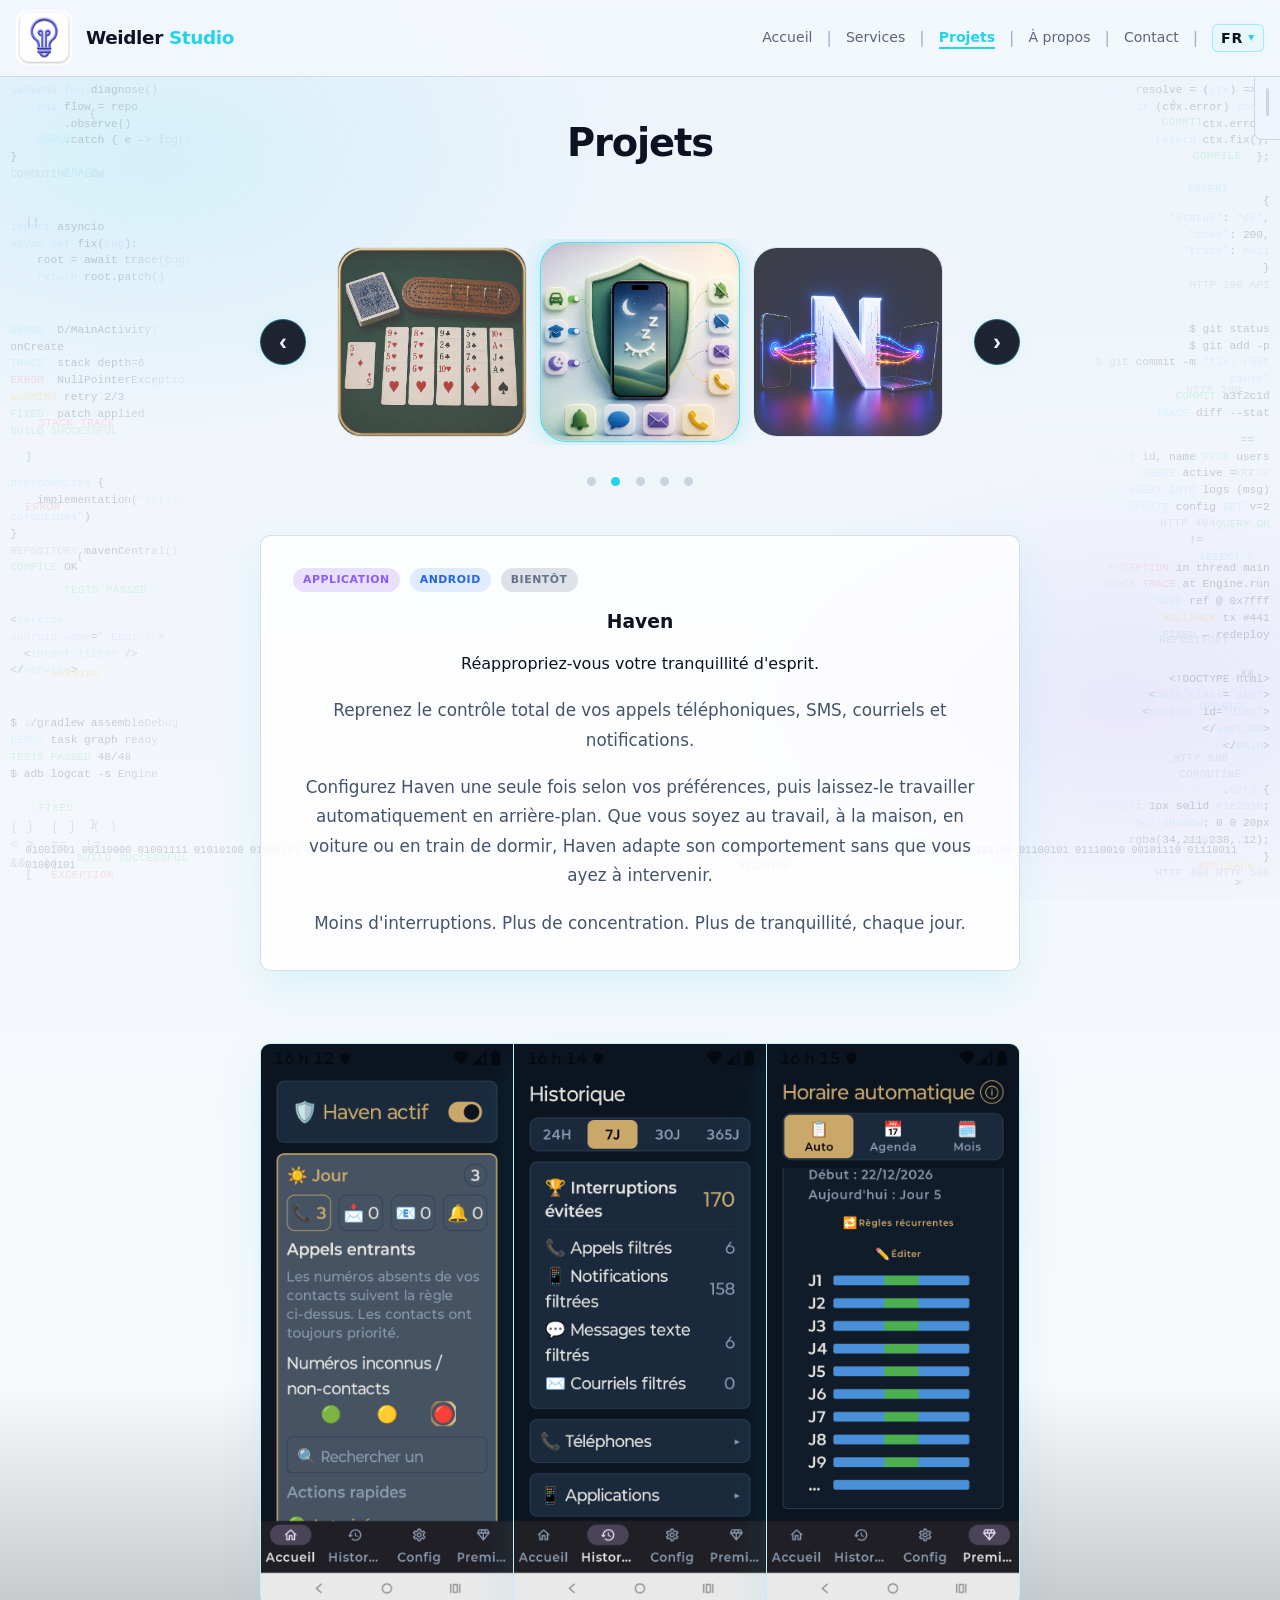
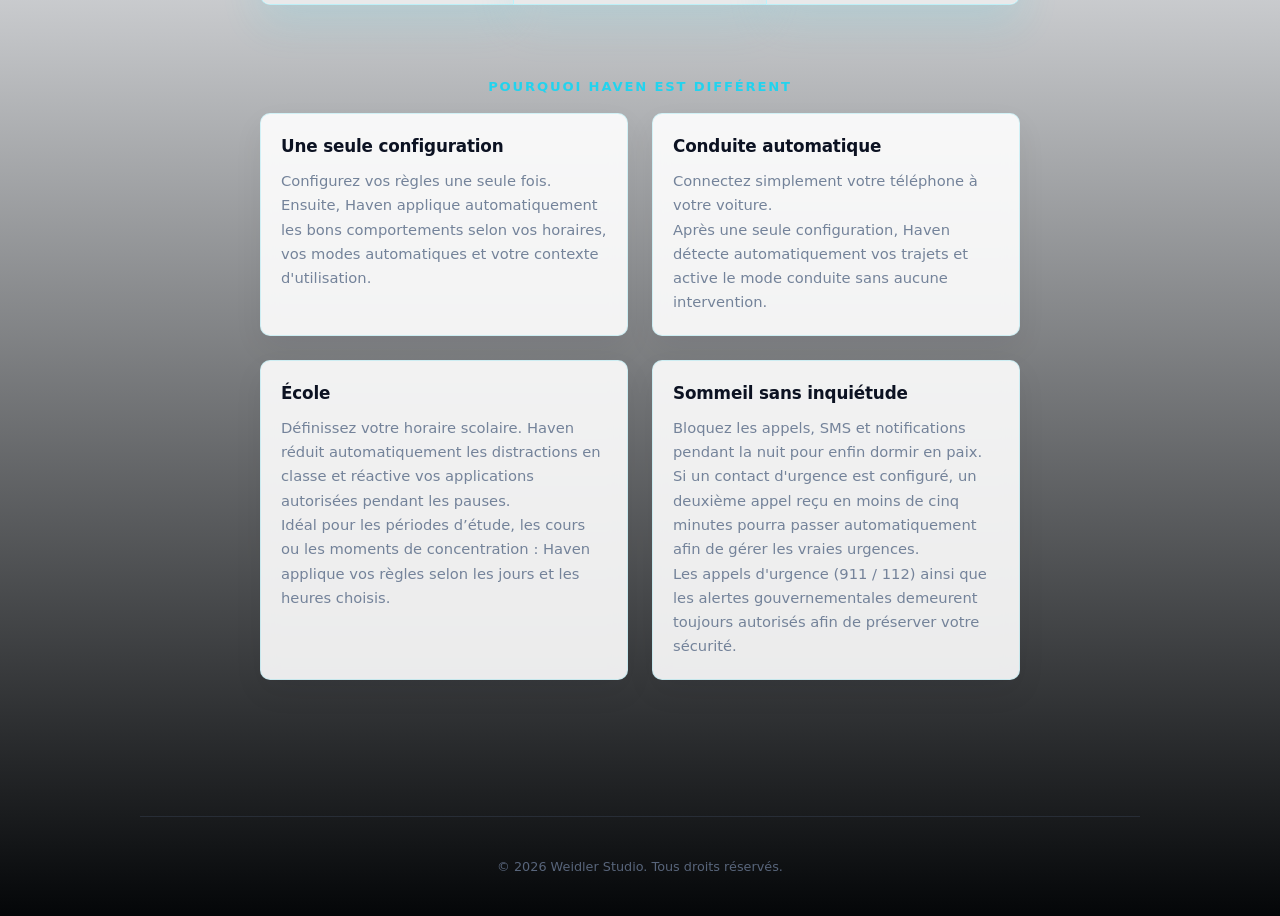
<file: projects/index.html>
<!DOCTYPE html>
<html lang="fr">
<head>
<meta charset="UTF-8">
<meta name="viewport" content="width=device-width, initial-scale=1.0">
<meta name="theme-color" content="#0a0e1a">
<meta name="color-scheme" content="light dark">
<meta name="description" content="Projets Weidler Studio : Crible+, Haven, Nexus Bridge, Project Inspector et Kios.">
<title>Projets | Weidler Studio</title>
<link rel="icon" href="../assets/logo/favicon.png" type="image/png">
<script src="../js/theme.js"></script>
<link rel="stylesheet" href="../css/site.css?v=8">
<link rel="stylesheet" href="../css/themes.css?v=8">
<link rel="stylesheet" href="../css/layout.css?v=8">
<link rel="stylesheet" href="../css/interactive.css?v=8">

<style>
:root {
    --bg-deep: #060810;
    --bg-top: #0c1222;
    --bg-surface: rgba(14, 20, 36, 0.72);
    --bg-card: rgba(12, 18, 32, 0.85);
    --border: rgba(56, 80, 120, 0.35);
    --text: #f0f4ff;
    --text-muted: #94a3b8;
    --text-muted-soft: #b4c1d3;
    --lead-color: #cbd5e1;
    --accent: #22d3ee;
    --accent-violet: #8b5cf6;
    --accent-soft: rgba(34, 211, 238, 0.1);
    --glow-cyan: 0 0 20px rgba(34, 211, 238, 0.18), 0 0 40px rgba(34, 211, 238, 0.06);
    --glow-violet: 0 0 20px rgba(139, 92, 246, 0.18), 0 0 40px rgba(139, 92, 246, 0.06);
    --glow-blue: 0 0 20px rgba(59, 130, 246, 0.18), 0 0 40px rgba(59, 130, 246, 0.06);
    --badge-soon: #64748b;
    --badge-tool: #3b82f6;
    --radius: 10px;
    --btn-radius: 15px;
    --font: "Segoe UI", system-ui, -apple-system, BlinkMacSystemFont, sans-serif;
}

*, *::before, *::after {
    box-sizing: border-box;
}

figure {
    margin: 0;
}

body {
    margin: 0;
    min-height: 100vh;
    background: linear-gradient(180deg, var(--bg-top) 0%, var(--bg-deep) 55%, #040608 100%);
    color: var(--text);
    font-family: var(--font);
    line-height: 1.5;
    overflow-x: hidden;
    position: relative;
    isolation: isolate;
}

main.page-projects {
    max-width: min(1100px, 100%);
}

.page-projects .page-intro {
    margin-bottom: clamp(48px, 8vw, 72px);
}

.projects-carousel {
    text-align: center;
}

.carousel {
    display: grid;
    grid-template-columns: 46px minmax(0, 1fr) 46px;
    align-items: center;
    justify-content: center;
    gap: 12px;
    width: min(760px, 92%);
    margin: 0 auto;
}

.carousel-viewport {
    width: 100%;
    overflow: hidden;
    display: flex;
    justify-content: center;
    padding: 8px 0;
}

.carousel-track {
    display: flex;
    align-items: center;
    justify-content: center;
    gap: 18px;
    width: max-content;
}

.carousel-item {
    width: 190px;
    height: 190px;
    overflow: hidden;
    border-radius: 24px;
    border: 1px solid var(--border);
    background: var(--bg-card);
    opacity: .75;
    flex-shrink: 0;
}

.carousel-item img {
    width: 100%;
    height: 100%;
    object-fit: contain;
    display: block;
    transform: none;
}

.carousel-item.active {
    transform: scale(1.05);
    opacity: 1;
    border-color: var(--accent);
    box-shadow: 0 0 22px rgba(34, 211, 238, 0.32);
}

.carousel-item.active img {
    transform: scale(1.12);
}

/* Correction ciblée : les images Project Inspector et Kios ont du noir dans les coins.
   On zoome seulement ces deux images pour cacher les contours internes. */
.carousel-item--project-inspector img,
.carousel-item--kios img {
    transform: scale(1.18);
}

.carousel-item--project-inspector.active img,
.carousel-item--kios.active img {
    transform: scale(1.22);
}

.carousel-arrow {
    width: 46px;
    height: 46px;
    border: 1px solid rgba(34, 211, 238, 0.34);
    border-radius: 50%;
    background: rgba(12, 18, 32, 0.92);
    color: #eaf2ff;
    font-size: 24px;
    font-weight: 700;
    line-height: 1;
    cursor: pointer;
    display: flex;
    align-items: center;
    justify-content: center;
    box-shadow: 0 0 14px rgba(34, 211, 238, 0.10);
    transition: transform 0.18s ease, box-shadow 0.18s ease, border-color 0.18s ease, background 0.18s ease;
}

.carousel-arrow:hover {
    background: rgba(16, 28, 48, 0.98);
    border-color: rgba(34, 211, 238, 0.62);
    box-shadow: 0 0 18px rgba(34, 211, 238, 0.24);
    transform: translateY(-1px) scale(1.04);
}

.carousel-arrow:active {
    transform: scale(0.96);
}

.carousel-dots {
    margin-top: 24px;
}

.dot {
    display: inline-block;
    width: 9px;
    height: 9px;
    margin: 0 5px;
    border-radius: 50%;
    background: rgba(148, 163, 184, 0.42);
}

.dot.active {
    background: var(--accent);
}

.project-detail {
    width: min(760px, 92%);
    margin: 42px auto 0;
    opacity: 1;
    transition: opacity .3s ease;
    text-align: left;
}

.page-hero,
.features-section,
.screenshots-section {
    margin-top: 32px;
    padding: 32px;
    border-radius: var(--radius);
    background: var(--bg-surface);
    border: 1px solid var(--border);
    box-shadow: var(--glow-cyan);
}

.cribleplus-hero-content {
    display: grid;
    grid-template-columns: 1fr 260px;
    gap: 32px;
    align-items: center;
}

.cribleplus-hero-content--single {
    grid-template-columns: 1fr;
}

.badge {
    display: inline-block;
    margin-bottom: 14px;
    padding: 5px 12px;
    border-radius: 999px;
    font-size: .78rem;
    font-weight: 700;
    text-transform: uppercase;
    letter-spacing: .05em;
}

.project-card-badges {
    display: flex;
    align-items: center;
    justify-content: flex-start;
    flex-wrap: wrap;
    gap: 10px;
    margin-bottom: 16px;
    width: 100%;
}

.project-card-badges__cell {
    flex: 0 0 auto;
    display: flex;
    align-items: center;
}

.project-card-badges .badge {
    margin-bottom: 0;
    max-width: 100%;
    overflow: hidden;
    text-overflow: ellipsis;
    white-space: nowrap;
    font-size: 0.68rem;
    padding: 4px 10px;
}

.badge-cat-type {
    background: rgba(139, 92, 246, 0.18);
    color: var(--accent-violet);
}

.badge-cat-platform {
    background: rgba(59, 130, 246, 0.15);
    color: var(--badge-tool);
}

.badge-dev {
    background: rgba(201, 162, 39, 0.18);
    color: #c9a227;
}

.badge-available {
    background: var(--accent-soft);
    color: var(--accent);
}

.badge-soon {
    background: rgba(100, 116, 139, 0.2);
    color: var(--badge-soon);
}

.badge-tool {
    background: rgba(59, 130, 246, 0.15);
    color: var(--badge-tool);
}

.cribleplus-hero-intro h1,
.features-title,
.screenshots-title {
    margin: 0 0 16px;
}

.features-title,
.screenshots-title {
    color: var(--accent);
    text-transform: uppercase;
    letter-spacing: .14em;
    font-size: .82rem;
}

.lead {
    margin: 0;
    color: var(--lead-color);
    line-height: 1.75;
    font-size: 1.05rem;
}

.cribleplus-hero-actions {
    text-align: center;
}

.cribleplus-app-logo {
    display: block;
    margin: 0 auto 18px;
    border-radius: 22px;
}

.btn-primary {
    display: inline-flex;
    align-items: center;
    justify-content: center;
    min-height: 52px;
    padding: 0 22px;
    border-radius: var(--btn-radius);
    background: linear-gradient(180deg, rgba(16, 38, 68, 0.92) 0%, rgba(10, 24, 46, 0.96) 100%);
    color: var(--text);
    text-decoration: none;
    font-weight: 600;
    border: 1px solid rgba(34, 211, 238, 0.52);
    box-shadow: 0 0 16px rgba(34, 211, 238, 0.12), 0 4px 12px rgba(0, 0, 0, 0.22);
}

.note-muted {
    margin: 14px 0 0;
    color: var(--text-muted-soft);
    font-size: .9rem;
    line-height: 1.65;
}

.features-grid {
    display: grid;
    grid-template-columns: repeat(3, 1fr);
    gap: 18px;
}

.nexus-advantages-grid {
    grid-template-columns: repeat(2, minmax(0, 1fr));
}

.feature-card {
    padding: 20px;
    border-radius: var(--radius);
    background: var(--bg-card);
    border: 1px solid var(--border);
    box-shadow: 0 0 24px rgba(139, 92, 246, 0.06);
}

.feature-card h3 {
    margin: 0 0 10px;
}

.feature-card p {
    margin: 0;
    color: var(--text-muted-soft);
    line-height: 1.65;
}

.features-grid .feature-card:nth-child(4n + 1) {
    border-color: rgba(139, 92, 246, 0.28);
    box-shadow: var(--glow-violet);
}

.features-grid .feature-card:nth-child(4n + 2) {
    border-color: rgba(59, 130, 246, 0.28);
    box-shadow: var(--glow-blue);
}

.features-grid .feature-card:nth-child(4n + 3) {
    border-color: rgba(34, 211, 238, 0.28);
    box-shadow: var(--glow-cyan);
}

.features-grid .feature-card:nth-child(4n + 4) {
    border-color: rgba(139, 92, 246, 0.28);
    box-shadow: var(--glow-violet);
}

.screenshots-grid {
    display: grid;
    grid-template-columns: 1fr;
    gap: clamp(14px, 3vw, 20px);
}

.screenshot-card {
    margin: 0;
    overflow: hidden;
}

.screenshot-card img {
    width: 100%;
    height: auto;
    display: block;
    border-radius: 18px;
    border: 1px solid var(--border);
}

.screenshot-card figcaption {
    padding: 12px 14px;
    font-size: 0.85rem;
    color: var(--text-muted-soft);
    text-align: center;
    line-height: 1.65;
    border-top: 1px solid rgba(255,255,255,.14);
}

.haven-hero {
    display: block;
    margin-bottom: 12px;
    text-align: center;
}

.haven-intro {
    max-width: 760px;
    margin: 0 auto 48px;
    text-align: center;
}

.haven-summary-box {
    width: 100%;
    margin: 0 auto clamp(48px, 8vw, 72px);
    padding: 32px;
    border-radius: var(--radius);
    background: var(--bg-surface);
    border: 1px solid var(--border);
    box-shadow: var(--glow-cyan);
    text-align: center;
    box-sizing: border-box;
}

.haven-summary-box .badge {
    margin-left: auto;
    margin-right: auto;
}

.haven-summary-box h1 {
    margin: 0 0 16px;
}

.haven-summary-box .haven-subtitle {
    margin-bottom: 20px;
}

.haven-summary-box .lead {
    margin-bottom: 18px;
}

.haven-summary-box .lead:last-child {
    margin-bottom: 0;
}

.haven-intro .haven-subtitle {
    margin-bottom: 20px;
}

.haven-intro .lead {
    margin-bottom: 18px;
}

.haven-shots-section {
    margin-bottom: clamp(48px, 8vw, 72px);
    display: flex;
    justify-content: center;
}

.haven-shots {
    display: flex;
    flex-direction: row;
    flex-wrap: nowrap;
    justify-content: center;
    align-items: flex-start;
    gap: 0;
    width: 100%;
    max-width: 100%;
    margin: 0 auto;
}

.haven-shot {
    flex: 1 1 0;
    width: auto;
    max-width: none;
    min-width: 0;
    overflow: hidden;
    border-radius: 0;
    border: 1px solid rgba(34, 211, 238, 0.28);
    margin: 0 0 0 -1px;
    background: var(--bg-card);
    box-shadow: var(--glow-cyan);
}

.haven-shot:first-child {
    margin-left: 0;
    border-radius: 10px 0 0 10px;
}

.haven-shot:last-child {
    border-radius: 0 10px 10px 0;
}

.haven-shot img {
    display: block;
    width: 100%;
    height: auto;
    object-fit: contain;
}

.haven-benefits-grid {
    display: grid;
    grid-template-columns: repeat(2, minmax(0, 1fr));
    gap: clamp(16px, 3vw, 24px);
    width: 100%;
    max-width: 100%;
    margin: 0 auto;
}

.haven-benefits .feature-card {
    text-align: left;
}

.haven-benefits-grid .feature-card:nth-child(4n + 1),
.haven-benefits-grid .feature-card:nth-child(4n + 4),
.nexus-advantages-grid .feature-card:nth-child(4n + 1),
.nexus-advantages-grid .feature-card:nth-child(4n + 4) {
    border-color: rgba(139, 92, 246, 0.28);
    box-shadow: var(--glow-violet);
}

.haven-benefits-grid .feature-card:nth-child(4n + 2),
.nexus-advantages-grid .feature-card:nth-child(4n + 2) {
    border-color: rgba(59, 130, 246, 0.28);
    box-shadow: var(--glow-blue);
}

.haven-benefits-grid .feature-card:nth-child(4n + 3),
.nexus-advantages-grid .feature-card:nth-child(4n + 3) {
    border-color: rgba(34, 211, 238, 0.28);
    box-shadow: var(--glow-cyan);
}

.haven-hero.page-hero,
.haven-benefits.features-section {
    padding: 0;
    background: transparent;
    border: 0;
    border-radius: 0;
}

.haven-benefits.features-section {
    width: 100%;
    background: transparent;
    border: 0;
    box-shadow: none;
    padding: 0;
}

.cribleplus-benefits.features-section {
    width: 100%;
    background: transparent;
    border: 0;
    box-shadow: none;
    padding: 0;
}

/* Nexus Bridge — contenu fusionné */
.nexus-bridge-hero {
    display: block;
}

.preview-box {
    background: var(--bg-card);
    border: 1px solid rgba(34, 211, 238, 0.28);
    border-radius: 10px;
    aspect-ratio: 16 / 10;
    min-height: 160px;
    width: 100%;
    overflow: hidden;
    box-shadow: 0 0 20px rgba(34, 211, 238, 0.18), 0 0 40px rgba(34, 211, 238, 0.06);
}

.preview-box img {
    width: 100%;
    height: 100%;
    object-fit: cover;
    object-position: center;
    display: block;
}

.preview-box.contain img {
    object-fit: contain;
    padding: 16px;
}

.nexus-bridge-preview img {
    object-fit: contain;
    object-position: center;
    padding: 16px;
}


.hero-app-shot {
    margin: 0 0 clamp(40px, 8vw, 64px);
    padding: 0;
    background: var(--bg-card);
    border: 1px solid rgba(34, 211, 238, 0.28);
    border-radius: 10px;
    overflow: hidden;
    box-shadow: 0 0 20px rgba(34, 211, 238, 0.18), 0 0 40px rgba(34, 211, 238, 0.06);
    width: 100%;
}

.hero-app-shot--full {
    line-height: 0;
}

.hero-app-shot--full img {
    display: block;
    width: 100%;
    height: auto;
    max-width: none;
    object-fit: contain;
    vertical-align: top;
}

.discussion-subtitle {
    color: rgba(248,250,252,.72);
    font-size: clamp(0.88rem, 2.4vw, 0.95rem);
    margin-bottom: 24px;
    line-height: 1.68;
    max-width: 60ch;
}

@media (max-width: 992px) {
    .nexus-bridge-hero {
        grid-template-columns: 1fr;
    }

    .nexus-bridge-preview {
        order: -1;
        max-height: 280px;
    }
}


/* Project Inspector — intégré au carrousel */
.pi-section.features-section {
    width: 100%;
    background: transparent;
    border: 0;
    box-shadow: none;
    padding: 0;
}

.pi-features-grid {
    grid-template-columns: repeat(2, minmax(0, 1fr));
    max-width: min(760px, 100%);
    margin: 0 auto;
    align-items: stretch;
}

.pi-features-grid .feature-card {
    height: 100%;
}

.pi-hero.page-hero {
    background: var(--bg-surface);
    border: 1px solid var(--border);
    box-shadow: var(--glow-cyan);
    border-radius: var(--radius);
}

/* ── Project Inspector — page produit ── */

.pi-hero {
    display: block;
    margin-bottom: clamp(48px, 8vw, 72px);
}

.pi-hero .btn-primary {
    margin-top: 4px;
}

.pi-screenshot {
    margin: 0 auto clamp(48px, 8vw, 72px);
    max-width: min(920px, 100%);
    width: 100%;
    padding: 0;
    border: 1px solid rgba(34, 211, 238, 0.28);
    border-radius: var(--radius);
    overflow: hidden;
    box-shadow: var(--glow-cyan), 0 12px 32px rgba(0, 0, 0, 0.28);
    background: var(--bg-card);
}

.pi-screenshot img {
    display: block;
    width: 100%;
    height: auto;
}

.pi-report-intro {
    max-width: 60ch;
    margin: 0 auto clamp(20px, 4vw, 28px);
    text-align: center;
    color: var(--text-muted-soft);
    font-size: clamp(0.88rem, 2.4vw, 0.95rem);
    line-height: 1.68;
}

.pi-report-log {
    margin: 0 auto;
    max-width: min(900px, 100%);
    padding: clamp(16px, 3vw, 20px);
    max-height: min(420px, 55vh);
    overflow: auto;
    background: rgba(6, 10, 20, 0.88);
    border: 1px solid rgba(34, 211, 238, 0.22);
    border-radius: var(--radius);
    box-shadow: inset 0 0 24px rgba(34, 211, 238, 0.04), var(--glow-cyan);
    font-family: "Cascadia Code", "Consolas", "Courier New", monospace;
    font-size: clamp(0.72rem, 1.8vw, 0.82rem);
    line-height: 1.45;
    color: #94a3b8;
    white-space: pre;
    tab-size: 4;
}

.pi-report-log code {
    font: inherit;
    color: inherit;
}

.pi-workflow {
    display: grid;
    grid-template-columns: repeat(5, 1fr);
    gap: clamp(12px, 2vw, 16px);
    list-style: none;
    padding: 0;
    margin: 0;
}

.pi-workflow-step {
    background: var(--bg-card);
    border: 1px solid var(--border);
    border-radius: var(--radius);
    padding: clamp(16px, 3vw, 20px);
    text-align: center;
    box-shadow: 0 0 24px rgba(139, 92, 246, 0.06);
    transition: border-color 0.2s ease, box-shadow 0.2s ease, transform 0.2s ease;
}

.pi-workflow-step:nth-child(5n + 1) {
    border-color: rgba(139, 92, 246, 0.28);
    box-shadow: var(--glow-violet);
}

.pi-workflow-step:nth-child(5n + 2) {
    border-color: rgba(59, 130, 246, 0.28);
    box-shadow: var(--glow-blue);
}

.pi-workflow-step:nth-child(5n + 3) {
    border-color: rgba(34, 211, 238, 0.28);
    box-shadow: var(--glow-cyan);
}

.pi-workflow-step:nth-child(5n + 4) {
    border-color: rgba(139, 92, 246, 0.28);
    box-shadow: var(--glow-violet);
}

.pi-workflow-step:nth-child(5n + 5) {
    border-color: rgba(59, 130, 246, 0.28);
    box-shadow: var(--glow-blue);
}

.pi-workflow-step:hover {
    transform: translateY(-2px);
    border-color: rgba(34, 211, 238, 0.35);
}

.pi-workflow-num {
    display: inline-flex;
    align-items: center;
    justify-content: center;
    width: 2rem;
    height: 2rem;
    margin-bottom: 12px;
    border-radius: 50%;
    background: rgba(34, 211, 238, 0.12);
    border: 1px solid rgba(34, 211, 238, 0.35);
    color: var(--accent);
    font-size: 0.85rem;
    font-weight: 700;
}

.pi-workflow-step p {
    margin: 0;
    font-size: clamp(0.82rem, 2vw, 0.9rem);
    line-height: 1.65;
    color: var(--text-muted-soft);
}

@media (max-width: 900px) {
    .pi-workflow {
        grid-template-columns: repeat(2, 1fr);
    }
}

@media (max-width: 700px) {
    .pi-features-grid {
        grid-template-columns: 1fr;
    }
}

@media (max-width: 640px) {
    /* Même colonne d’alignement que .project-detail (min(760px, 92%) sur PC) */
    .projects-carousel {
        width: min(760px, 92%);
        margin-left: auto;
        margin-right: auto;
    }

    .carousel {
        width: 100%;
    }

    /* Carrousel — image active seule, sans bandes latérales */
    .carousel-track {
        gap: 0;
        width: 100%;
        justify-content: center;
    }

    .carousel-item:not(.active) {
        display: none;
    }

    .carousel-item.active {
        width: min(240px, 74vw);
        height: min(240px, 74vw);
        transform: none;
    }

    /* Contenu sous le carrousel — progression et espacements cohérents */
    .project-detail {
        margin-top: clamp(24px, 5vw, 32px);
    }

    .page-hero,
    .features-section,
    .screenshots-section {
        margin-top: clamp(20px, 4.5vw, 28px);
        padding: clamp(18px, 4vw, 22px);
    }

    .haven-summary-box {
        margin-top: 0;
        margin-bottom: clamp(20px, 4.5vw, 28px);
        padding: clamp(18px, 4vw, 22px);
    }

    .project-detail > *:first-child {
        margin-top: 0;
    }

    .features-title,
    .screenshots-title {
        margin-bottom: clamp(14px, 3vw, 18px);
    }

    .hero-app-shot,
    .pi-screenshot {
        margin-top: clamp(20px, 4.5vw, 28px);
        margin-bottom: clamp(20px, 4.5vw, 28px);
    }

    .pi-hero {
        margin-bottom: clamp(20px, 4.5vw, 28px);
    }

    .haven-shots-section {
        margin-bottom: clamp(20px, 4.5vw, 28px);
    }

    .lead + .lead {
        margin-top: 0.85em;
    }

    .discussion-subtitle {
        margin-bottom: clamp(16px, 3vw, 20px);
    }

    /* Grilles — une colonne, texte lisible (dont « Comment ça fonctionne ») */
    .features-grid,
    .nexus-advantages-grid,
    .haven-benefits-grid,
    .pi-features-grid {
        grid-template-columns: 1fr;
        gap: clamp(14px, 3vw, 18px);
    }

    .feature-card {
        padding: clamp(16px, 4vw, 20px);
        text-align: left;
    }

    .feature-card h3 {
        margin-bottom: 8px;
    }

    .pi-section.features-section,
    .haven-benefits.features-section,
    .cribleplus-benefits.features-section,
    .kios-section.features-section {
        padding: 0;
        margin-top: clamp(24px, 5vw, 32px);
    }

    .pi-workflow {
        grid-template-columns: 1fr;
        gap: clamp(12px, 3vw, 16px);
    }

    .pi-workflow-step {
        display: flex;
        align-items: flex-start;
        gap: 14px;
        padding: clamp(16px, 4vw, 20px);
        text-align: left;
    }

    .pi-workflow-num {
        flex-shrink: 0;
        margin-bottom: 0;
    }

    .pi-workflow-step p {
        text-align: left;
    }

    /* Haven — captures empilées pour une lecture verticale */
    .haven-shots {
        flex-direction: column;
        gap: clamp(12px, 3vw, 16px);
    }

    .haven-shot {
        flex: none;
        width: 100%;
        margin: 0;
        border-radius: var(--radius);
    }

    .haven-shot:first-child,
    .haven-shot:last-child {
        border-radius: var(--radius);
    }
}

@media (max-width: 520px) {
    .pi-screenshot {
        max-width: min(520px, 94vw);
    }

    .carousel {
        grid-template-columns: 36px minmax(0, 1fr) 36px;
        gap: 8px;
    }

    .carousel-item.active {
        width: min(220px, 72vw);
        height: min(220px, 72vw);
    }

    .carousel-arrow {
        width: 36px;
        height: 36px;
        font-size: 20px;
    }

    .pi-report-log {
        white-space: pre-wrap;
        overflow-x: auto;
        font-size: 0.7rem;
    }
}



/* Kios — intégré au carrousel */
.kios-hero.page-hero {
    background: var(--bg-surface);
    border: 1px solid var(--border);
    box-shadow: var(--glow-cyan);
    border-radius: var(--radius);
}

.kios-section.features-section,
.kios-discussion-section {
    width: 100%;
    background: transparent;
    border: 0;
    box-shadow: none;
    padding: 0;
}

.kios-discussion-section {
    margin-top: 32px;
}

@media (max-width: 768px) {
    .screenshots-grid {
        grid-template-columns: 1fr;
    }

    .haven-benefits-grid {
        grid-template-columns: 1fr;
    }

    .haven-shot {
        max-width: none;
    }

    .nexus-advantages-grid {
        grid-template-columns: 1fr;
    }
}

.cribleplus-legal-links {
    margin-top: clamp(32px, 6vw, 48px);
    padding: clamp(18px, 3vw, 24px);
    border-radius: var(--radius);
    border: 1px solid var(--border);
    background: rgba(16, 24, 39, 0.45);
}

.cribleplus-legal-links__title {
    margin: 0 0 12px;
    font-size: 0.78rem;
    font-weight: 700;
    letter-spacing: 0.08em;
    text-transform: uppercase;
    color: var(--text-muted);
}

.cribleplus-legal-links__list {
    margin: 0;
    padding: 0;
    list-style: none;
    display: flex;
    flex-wrap: wrap;
    gap: 10px 18px;
}

.cribleplus-legal-links__list a {
    color: var(--accent);
    text-decoration: none;
    font-size: clamp(0.88rem, 2.2vw, 0.95rem);
    font-weight: 500;
    line-height: 1.45;
}

.cribleplus-legal-links__list a:hover {
    text-decoration: underline;
}

.cribleplus-legal-links__list a:focus-visible {
    outline: 2px solid var(--accent);
    outline-offset: 2px;
    border-radius: 4px;
}
</style>
<link rel="stylesheet" href="../css/mobile-readability.css?v=8">
</head>

<body data-nav-root="../" data-nav-active="projects">
    <script src="../js/site-bg.js"></script>

    <header class="site-header">
        <div class="header-top">
            <div class="header-brand">
                <a href="../index.html" class="logo-link">
                    <img src="../assets/logo/logo-nav.png" alt="" class="logo-icon" width="56" height="56">
                    <span class="logo-text">Weidler <span>Studio</span></span>
                </a>
            </div>
                        <nav class="main-nav" id="mainNav" aria-label="Navigation principale">
                <a href="../index.html"><span class="nav-link-text" data-translate>Accueil</span></a>
                <span class="nav-sep" aria-hidden="true">|</span>
                <a href="../services/index.html"><span class="nav-link-text" data-translate>Services</span></a>
                <span class="nav-sep" aria-hidden="true">|</span>
                <a href="../projects/index.html"><span class="nav-link-text" data-translate>Projets</span></a>
                <span class="nav-sep" aria-hidden="true">|</span>
                <!-- TEMP: Soumission masquée — lien menu retiré -->
                <a href="../about/index.html"><span class="nav-link-text" data-translate>À propos</span></a>
                <span class="nav-sep" aria-hidden="true">|</span>
                <a href="../contact/index.html"><span class="nav-link-text" data-translate>Contact</span></a>
            </nav>
            <script src="../js/site-nav.js?v=4"></script>
            <span class="lang-status" id="langStatus" data-translate>Traduction…</span>
            <nav class="lang-switcher" id="langFlags" aria-label="Choisir la langue">
                <button type="button" class="lang-btn" data-lang="en">EN</button>
                <span class="lang-sep" aria-hidden="true">|</span>
                <button type="button" class="lang-btn active" data-lang="fr">FR</button>
                <span class="lang-sep" aria-hidden="true">|</span>
                <button type="button" class="lang-btn" data-lang="de">DE</button>
                <span class="lang-sep" aria-hidden="true">|</span>
                <button type="button" class="lang-btn" data-lang="es">ES</button>
                <span class="lang-sep" aria-hidden="true">|</span>
                <button type="button" class="lang-btn" data-lang="it">IT</button>
                <span class="lang-sep" aria-hidden="true">|</span>
                <button type="button" class="lang-btn" data-lang="zh-CN">ZH</button>
                <span class="lang-sep" aria-hidden="true">|</span>
                <button type="button" class="lang-btn" data-lang="ja">JA</button>
                <span class="lang-sep" aria-hidden="true">|</span>
                <button type="button" class="lang-btn" data-lang="pt">PT</button>
            </nav>
            <script src="../js/lang-ui.js"></script>
            <button type="button" class="nav-toggle" id="navToggle" aria-label="Menu" aria-expanded="false">☰</button>
        </div>
    </header>

<main class="page-projects">
    <header class="page-intro">
        <h1 data-translate>Projets</h1>
    </header>

    <section class="projects-carousel" id="projectsCarousel" aria-label="Sélection de projets">
        <div class="carousel">
            <button class="carousel-arrow" type="button" aria-label="Projet précédent">‹</button>

            <div class="carousel-viewport">
                <div class="carousel-track"></div>
            </div>

            <button class="carousel-arrow" type="button" aria-label="Projet suivant">›</button>
        </div>

        <div class="carousel-dots">
            <span class="dot"></span>
            <span class="dot active"></span>
            <span class="dot"></span>
            <span class="dot"></span>
            <span class="dot"></span>
        </div>
    </section>

    <section class="project-detail" id="projectDetail"></section>
</main>

<footer class="site-footer" data-translate>&copy; 2026 Weidler Studio. Tous droits réservés.</footer>

<script src="../js/nav.js"></script>
<script src="../js/mobile-nav.js"></script>
<script src="../js/portrait-lock.js"></script>
<script src="../js/back-to-top.js"></script>
<script src="../js/i18n.js"></script>
<script>
const projects = [
    {
    id: "cribleplus",
    image: "../assets/project-gallery/cribleplus.png",
    alt: "Crible+",
    template: `
        <section class="page-hero cribleplus-hero">
            <div class="cribleplus-hero-content cribleplus-hero-content--single">
                <div class="cribleplus-hero-intro">
                    <div class="project-card-badges" aria-label="Informations projet">
                        <span class="project-card-badges__cell"><span class="badge badge-cat-type" data-translate>Jeu</span></span>
                        <span class="project-card-badges__cell"><span class="badge badge-cat-platform" data-translate>Android</span></span>
                        <span class="project-card-badges__cell"><span class="badge badge-available" data-translate>Disponible</span></span>
                    </div>
                    <h1>Crible+</h1>
                    <p class="lead" data-translate>Crible+ revisite le Crible Hong Kong dans une version modernisée, plus rapide et plus fluide. Pensé pour Android, il conserve l’esprit stratégique du jeu de cartes tout en rendant les parties plus accessibles, claires et agréables à jouer.</p>
                </div>
            </div>
        </section>

        <section class="features-section cribleplus-benefits">
            <h2 class="features-title" data-translate>Ce qui distingue Crible+</h2>
            <div class="features-grid">
                <article class="feature-card">
                    <h3 data-translate>Hors ligne</h3>
                    <p data-translate>Jouez sans connexion. Idéal en déplacement ou sans données mobiles.</p>
                </article>
                <article class="feature-card">
                    <h3 data-translate>Adversaire intégré</h3>
                    <p data-translate>Affrontez l'ordinateur à votre rythme, avec plusieurs niveaux de difficulté.</p>
                </article>
                <article class="feature-card">
                    <h3 data-translate>Multilingue</h3>
                    <p data-translate>Interface disponible en plusieurs langues pour un accès plus large.</p>
                </article>
            </div>
        </section>

        <section class="screenshots-section">
            <h2 class="screenshots-title" data-translate>Aperçu du jeu</h2>
            <div class="screenshots-grid">
                <figure class="screenshot-card">
                    <img src="../assets/projects/cribleplus/debut%20round.png" alt="Crible+ — Début de manche" width="400" height="800" loading="lazy" decoding="async">
                    <figcaption data-translate>Début de manche</figcaption>
                </figure>
                <figure class="screenshot-card">
                    <img src="../assets/projects/cribleplus/comptage%20des%20points.png" alt="Crible+ — Comptage des points" width="400" height="800" loading="lazy" decoding="async">
                    <figcaption data-translate>Comptage des points</figcaption>
                </figure>
                <figure class="screenshot-card">
                    <img src="../assets/projects/cribleplus/explication%20d%C3%A9taill%C3%A9%20des%20point.png" alt="Crible+ — Détail des points" width="400" height="800" loading="lazy" decoding="async">
                    <figcaption data-translate>Explication détaillée des points</figcaption>
                </figure>
                <figure class="screenshot-card">
                    <img src="../assets/projects/cribleplus/5%20mode%20cpu.png" alt="Crible+ — Modes adversaire" width="400" height="800" loading="lazy" decoding="async">
                    <figcaption data-translate>Cinq niveaux d'adversaire</figcaption>
                </figure>
                <figure class="screenshot-card">
                    <img src="../assets/projects/cribleplus/option%20language.png" alt="Crible+ — 6 langues : EN, FR, PT, ES, ZH, JA" width="400" height="800" loading="lazy" decoding="async">
                    <figcaption data-translate>6 langues : EN, FR, PT, ES, ZH, JA</figcaption>
                </figure>
            </div>
        </section>
        <nav class="cribleplus-legal-links" aria-label="Documents juridiques Crible+">
            <p class="cribleplus-legal-links__title">Documents juridiques</p>
            <ul class="cribleplus-legal-links__list">
                <li><a href="/legal/content/cribleplus/">Politique de confidentialité</a></li>
                <li><a href="/legal/content/cribleplus/">Conditions d'utilisation</a></li>
                <li><a href="/legal/content/cribleplus/">Mentions légales</a></li>
            </ul>
        </nav>
    `
},
    {
    id: "haven",
    image: "../assets/project-gallery/haven.png",
    alt: "Haven",
    template: `
        <section class="haven-summary-box">
            <div class="project-card-badges" aria-label="Informations projet">
                <span class="project-card-badges__cell"><span class="badge badge-cat-type" data-translate>Application</span></span>
                <span class="project-card-badges__cell"><span class="badge badge-cat-platform" data-translate>Android</span></span>
                <span class="project-card-badges__cell"><span class="badge badge-soon" data-translate>Bientôt</span></span>
            </div>
            <h1>Haven</h1>
            <p class="haven-subtitle" data-translate>Réappropriez-vous votre tranquillité d'esprit.</p>
            <p class="lead" data-translate>Reprenez le contrôle total de vos appels téléphoniques, SMS, courriels et notifications.</p>
            <p class="lead" data-translate>Configurez Haven une seule fois selon vos préférences, puis laissez-le travailler automatiquement en arrière-plan. Que vous soyez au travail, à la maison, en voiture ou en train de dormir, Haven adapte son comportement sans que vous ayez à intervenir.</p>
            <p class="lead" data-translate>Moins d'interruptions. Plus de concentration. Plus de tranquillité, chaque jour.</p>
        </section>

        <section class="haven-shots-section" aria-label="Captures d'écran Haven">
            <div class="haven-shots">
                <figure class="haven-shot">
                    <img src="../assets/projects/haven/1.png" alt="Capture d'écran Haven — 1" width="1080" height="2340" loading="lazy" decoding="async">
                </figure>
                <figure class="haven-shot">
                    <img src="../assets/projects/haven/2.png" alt="Capture d'écran Haven — 2" width="1080" height="2340" loading="lazy" decoding="async">
                </figure>
                <figure class="haven-shot">
                    <img src="../assets/projects/haven/3.png" alt="Capture d'écran Haven — 3" width="1080" height="2340" loading="lazy" decoding="async">
                </figure>
            </div>
        </section>

        <section class="features-section haven-benefits" aria-labelledby="haven-benefits-title">
            <h2 class="features-title" id="haven-benefits-title" data-translate>Pourquoi Haven est différent</h2>

            <div class="haven-benefits-grid">
                <article class="feature-card">
                    <h3 data-translate>Une seule configuration</h3>
                    <p data-translate>Configurez vos règles une seule fois.</p>
                    <p data-translate>Ensuite, Haven applique automatiquement les bons comportements selon vos horaires, vos modes automatiques et votre contexte d'utilisation.</p>
                </article>

                <article class="feature-card">
                    <h3 data-translate>Conduite automatique</h3>
                    <p data-translate>Connectez simplement votre téléphone à votre voiture.</p>
                    <p data-translate>Après une seule configuration, Haven détecte automatiquement vos trajets et active le mode conduite sans aucune intervention.</p>
                </article>

                <article class="feature-card">
                    <h3 data-translate>École</h3>
                    <p data-translate>Définissez votre horaire scolaire. Haven réduit automatiquement les distractions en classe et réactive vos applications autorisées pendant les pauses.</p>
                    <p data-translate>Idéal pour les périodes d’étude, les cours ou les moments de concentration : Haven applique vos règles selon les jours et les heures choisis.</p>
                </article>

                <article class="feature-card">
                    <h3 data-translate>Sommeil sans inquiétude</h3>
                    <p data-translate>Bloquez les appels, SMS et notifications pendant la nuit pour enfin dormir en paix.</p>
                    <p data-translate>Si un contact d'urgence est configuré, un deuxième appel reçu en moins de cinq minutes pourra passer automatiquement afin de gérer les vraies urgences.</p>
                    <p data-translate>Les appels d'urgence (911 / 112) ainsi que les alertes gouvernementales demeurent toujours autorisés afin de préserver votre sécurité.</p>
                </article>
            </div>
        </section>
    `
},
    {
        id: "nexus-bridge",
        image: "../assets/project-gallery/nexus-bridge.png",
        alt: "Nexus Bridge",
        template: `
        <section class="page-hero nexus-bridge-hero">
            <div>
                <div class="project-card-badges" aria-label="Informations projet">
                    <span class="project-card-badges__cell"><span class="badge badge-cat-type" data-translate>Outil</span></span>
                    <span class="project-card-badges__cell"><span class="badge badge-cat-platform" data-translate>Windows</span></span>
                    <span class="project-card-badges__cell"><span class="badge badge-available" data-translate>Disponible</span></span>
                </div>
                <h1>Nexus Bridge</h1>
                <p class="lead"><strong data-translate>Contrôlez Cursor à distance, directement depuis Discord.</strong></p>
                <p class="lead"><span data-translate>Nexus Bridge crée une connexion bidirectionnelle entre </span><strong>Discord</strong><span data-translate> et </span><strong>Cursor</strong><span data-translate>.</span></p>
                <p class="lead" data-translate>Envoyez un prompt depuis votre téléphone et laissez Cursor exécuter le travail sur votre ordinateur. Suivez ensuite l'avancement en temps réel et recevez automatiquement les réponses, les erreurs ou les confirmations directement dans Discord.</p>
                <p class="lead" data-translate>Vous pouvez ainsi lancer des tâches, surveiller leur progression et récupérer les résultats sans avoir à rester devant votre ordinateur.</p>
                <p class="lead" data-translate>Une véritable passerelle entre votre téléphone et votre environnement de développement.</p>
            </div>
        </section>

        <figure class="hero-app-shot hero-app-shot--full">
            <img src="../assets/projects/nexus-bridge/nexusbridge.png" alt="Nexus Bridge — interface du centre de contrôle" loading="lazy" decoding="async">
        </figure>

        <section class="features-section">
            <h2 class="features-title" data-translate>Comment ça fonctionne</h2>
            <div class="features-grid">
                <article class="feature-card">
                    <h3 data-translate>Envoyez vos demandes de n'importe où</h3>
                    <p data-translate>Rédigez un prompt directement depuis Discord, où que vous soyez. Vous n'avez plus besoin d'être devant votre ordinateur pour lancer une tâche.</p>
                </article>
                <article class="feature-card">
                    <h3 data-translate>Votre PC travaille pour vous</h3>
                    <p data-translate>Nexus Bridge transmet automatiquement votre demande à Cursor, qui exécute le travail directement sur votre environnement de développement.</p>
                </article>
                <article class="feature-card">
                    <h3 data-translate>Suivi en temps réel</h3>
                    <p data-translate>Recevez directement dans Discord l'état de vos demandes : en cours, terminé ou en erreur, avec les informations utiles.</p>
                </article>
            </div>
        </section>

        <section class="features-section">
            <h2 class="features-title" data-translate>Les avantages</h2>
            <p class="discussion-subtitle" style="text-align: center; margin-left: auto; margin-right: auto;" data-translate>Nexus Bridge transforme Discord en passerelle entre votre téléphone et votre environnement de développement. Envoyez une demande, laissez votre machine travailler et recevez le résultat où que vous soyez.</p>
            <div class="features-grid nexus-advantages-grid">
                <article class="feature-card">
                    <h3 data-translate>Travaillez de partout</h3>
                    <p data-translate>Continuez à utiliser Cursor même lorsque vous êtes loin de votre ordinateur. Votre téléphone devient une véritable télécommande de votre environnement de développement.</p>
                </article>
                <article class="feature-card">
                    <h3 data-translate>Automatisez vos tâches</h3>
                    <p data-translate>Lancez des corrections, des générations de code ou des analyses sans interrompre ce que vous faites. Nexus Bridge s'occupe automatiquement de la communication.</p>
                </article>
                <article class="feature-card">
                    <h3 data-translate>Historique complet</h3>
                    <p data-translate>Retrouvez toutes vos demandes, leurs réponses et leur progression au même endroit pour suivre facilement vos projets.</p>
                </article>
                <article class="feature-card">
                    <h3 data-translate>Gagnez du temps</h3>
                    <p data-translate>Moins d'allers-retours devant le PC. Lancez une tâche, poursuivez votre journée et récupérez automatiquement le résultat dès qu'il est prêt.</p>
                </article>
            </div>
        </section>
        `
    },
    {
        id: "project-inspector",
        image: "../assets/project-gallery/project-inspector.png",
        alt: "Project Inspector",
        template: `
        <section class="page-hero pi-hero">
            <div>
                <div class="project-card-badges" aria-label="Informations projet">
                    <span class="project-card-badges__cell"><span class="badge badge-cat-type" data-translate>Outil</span></span>
                    <span class="project-card-badges__cell"><span class="badge badge-cat-platform" data-translate>Windows</span></span>
                    <span class="project-card-badges__cell"><span class="badge badge-available" data-translate>Disponible</span></span>
                </div>
                <h1>Project Inspector</h1>
                <p class="lead"><strong data-translate>Analysez un projet logiciel en quelques secondes.</strong></p>
                <p class="lead" data-translate>Project Inspector transforme un dossier compressé en rapport technique clair. Glissez un fichier ZIP dans l'application, laissez l'analyse se faire automatiquement, puis récupérez une vue structurée du projet : technologies détectées, architecture, fichiers importants, dépendances, intégrations réseau et indicateurs de risque.</p>
            </div>
        </section>

        <figure class="pi-screenshot">
            <img src="../assets/projects/project-inspector/projectinspector.png" alt="Project Inspector — interface d'analyse de projet" width="1280" height="720" loading="lazy" decoding="async">
        </figure>

        <section class="features-section pi-section">
            <h2 class="features-title" data-translate>Ce que l'outil détecte</h2>
            <div class="features-grid pi-features-grid">
                <article class="feature-card">
                    <h3 data-translate>Technologies et identité du projet</h3>
                    <p data-translate>Détecte le type de projet, les langages utilisés, les frameworks, le packaging et les indices permettant de comprendre rapidement à quoi sert le logiciel.</p>
                </article>
                <article class="feature-card">
                    <h3 data-translate>Structure et fichiers importants</h3>
                    <p data-translate>Repère les fichiers principaux, dossiers critiques, scripts, points d'entrée et éléments qui méritent l'attention lors d'une analyse.</p>
                </article>
                <article class="feature-card">
                    <h3 data-translate>Intégrations et réseau</h3>
                    <p data-translate>Identifie les services, API, URLs, dépendances externes et communications possibles avec des outils comme Discord, OpenAI, Cursor ou d'autres services.</p>
                </article>
                <article class="feature-card">
                    <h3 data-translate>Indicateurs de risque</h3>
                    <p data-translate>Met en évidence les éléments sensibles : persistance, autostart, scripts exécutables, intégrations réseau, comportements inhabituels ou zones à vérifier.</p>
                </article>
            </div>
        </section>

        <section class="features-section pi-section">
            <h2 class="features-title" data-translate>Flux de travail</h2>
            <ol class="pi-workflow">
                <li class="pi-workflow-step">
                    <span class="pi-workflow-num" aria-hidden="true">1</span>
                    <p data-translate>Glisser un ZIP</p>
                </li>
                <li class="pi-workflow-step">
                    <span class="pi-workflow-num" aria-hidden="true">2</span>
                    <p data-translate>Analyse automatique</p>
                </li>
                <li class="pi-workflow-step">
                    <span class="pi-workflow-num" aria-hidden="true">3</span>
                    <p data-translate>Rapport structuré</p>
                </li>
                <li class="pi-workflow-step">
                    <span class="pi-workflow-num" aria-hidden="true">4</span>
                    <p data-translate>Copier le résultat</p>
                </li>
                <li class="pi-workflow-step">
                    <span class="pi-workflow-num" aria-hidden="true">5</span>
                    <p data-translate>Envoyer à ChatGPT ou Cursor</p>
                </li>
            </ol>
        </section>

        <section class="features-section pi-section">
            <h2 class="features-title" data-translate>Pourquoi c'est utile</h2>
            <div class="features-grid pi-features-grid">
                <article class="feature-card">
                    <h3 data-translate>Comprendre vite</h3>
                    <p data-translate>Obtenez rapidement une vue d'ensemble d'un projet inconnu, même sans ouvrir chaque fichier manuellement.</p>
                </article>
                <article class="feature-card">
                    <h3 data-translate>Préparer un diagnostic</h3>
                    <p data-translate>Repérez les zones importantes avant de demander de l'aide, corriger un bogue ou analyser une architecture.</p>
                </article>
                <article class="feature-card">
                    <h3 data-translate>Documenter un projet</h3>
                    <p data-translate>Transformez un dossier complexe en résumé lisible, utile pour partager l'état d'un projet avec un client, un collègue ou une IA.</p>
                </article>
                <article class="feature-card">
                    <h3 data-translate>Gagner du temps</h3>
                    <p data-translate>Réduisez le temps passé à explorer manuellement les fichiers et concentrez-vous sur les décisions importantes.</p>
                </article>
            </div>
        </section>
        `
    },
    {
        id: "kios",
        image: "../assets/project-gallery/kios.png",
        alt: "Kios",
        template: `
        <section class="page-hero kios-hero">
            <div>
                <div class="project-card-badges" aria-label="Informations projet">
                    <span class="project-card-badges__cell"><span class="badge badge-cat-type" data-translate>Jeu</span></span>
                    <span class="project-card-badges__cell"><span class="badge badge-cat-platform" data-translate>Windows</span></span>
                    <span class="project-card-badges__cell"><span class="badge badge-dev" data-translate>En développement</span></span>
                </div>
                <h1>Kios</h1>
                <p class="lead" data-translate>Kios est une expérience de simulation pure, sans menu ni interface, où votre connexion à la nature est directe. Agissez sur l'équilibre d'un monde vivant qui évolue selon ses propres cycles biologiques. Ici, aucune barre de progression : votre savoir est votre seule limite.</p>
            </div>
            <div class="preview-box">
                <picture>
                    <source srcset="../assets/projects/kios/kios-pure-world.webp" type="image/webp">
                    <img src="../assets/projects/kios/kios-pure-world.jpg" alt="Kios — Monde vivant en perpétuelle évolution" width="800" height="500" loading="lazy" decoding="async">
                </picture>
            </div>
        </section>

        <section class="features-section kios-section">
            <h2 class="features-title" data-translate>Le système véritable de la nature</h2>
            <div class="features-grid">
                <article class="feature-card">
                    <h3 data-translate>L'immersion totale</h3>
                    <p data-translate>Aucun menu, aucune interface. Juste vous, vos gestes, et la nature. Apprenez par l'observation pure et devenez un habitant éclairé de ce monde vivant.</p>
                </article>
                <article class="feature-card">
                    <h3 data-translate>Le système de vie autonome</h3>
                    <p data-translate>Kios n'est pas un système rigide, c'est un écosystème qui respire. L'équilibre biologique suit ses propres lois, des cycles climatiques à l'évolution des espèces, indépendamment du joueur.</p>
                </article>
                <article class="feature-card">
                    <h3 data-translate>La progression par l'expérience réelle</h3>
                    <p data-translate>Il n'y a pas de niveaux ou de points d'expérience artificiels. Votre progression est votre savoir acquis. Chaque technique, chaque réflexe de survie devient une part de vous-même.</p>
                </article>
            </div>
        </section>


        `
    }
];

let currentIndex = 1;
let isAnimating = false;

const track = document.querySelector(".carousel-track");
const dots = document.querySelectorAll(".dot");
const arrows = document.querySelectorAll(".carousel-arrow");
const detail = document.querySelector("#projectDetail");

function getProjectIndex(offset) {
    return (currentIndex + offset + projects.length) % projects.length;
}

function createItem(project, isActive = false) {
    const item = document.createElement("div");
    item.className = isActive ? "carousel-item active" : "carousel-item";
    item.classList.add("carousel-item--" + project.id);

    const img = document.createElement("img");
    img.src = project.image;
    img.alt = project.alt;

    item.appendChild(img);
    return item;
}

function renderCarousel() {
    track.innerHTML = "";

    track.appendChild(createItem(projects[getProjectIndex(-1)]));
    track.appendChild(createItem(projects[getProjectIndex(0)], true));
    track.appendChild(createItem(projects[getProjectIndex(1)]));

    dots.forEach((dot, index) => {
        dot.classList.toggle("active", index === currentIndex);
    });

    detail.innerHTML = projects[currentIndex].template;

    if (projects[currentIndex].id === "project-inspector") {
        const reportContent = document.getElementById("pi-report-content");
        if (reportContent) {
            fetch("../assets/projects/project-inspector/logprojectinspector.txt")
                .then(function (response) {
                    if (!response.ok) throw new Error("Rapport indisponible");
                    return response.text();
                })
                .then(function (reportText) {
                    reportContent.textContent = reportText;
                })
                .catch(function () {
                    reportContent.textContent = "Rapport indisponible.";
                });
        }
    }
}

function changeProject(direction) {
    if (isAnimating) return;
    isAnimating = true;

    detail.style.opacity = "0";

    setTimeout(() => {
        currentIndex = getProjectIndex(direction);
        renderCarousel();
        detail.style.opacity = "1";

        setTimeout(() => {
            isAnimating = false;
        }, 300);
    }, 300);
}

arrows[0].addEventListener("click", () => {
    changeProject(-1);
});

arrows[1].addEventListener("click", () => {
    changeProject(1);
});

renderCarousel();
</script>

</body>
</html>
</file>
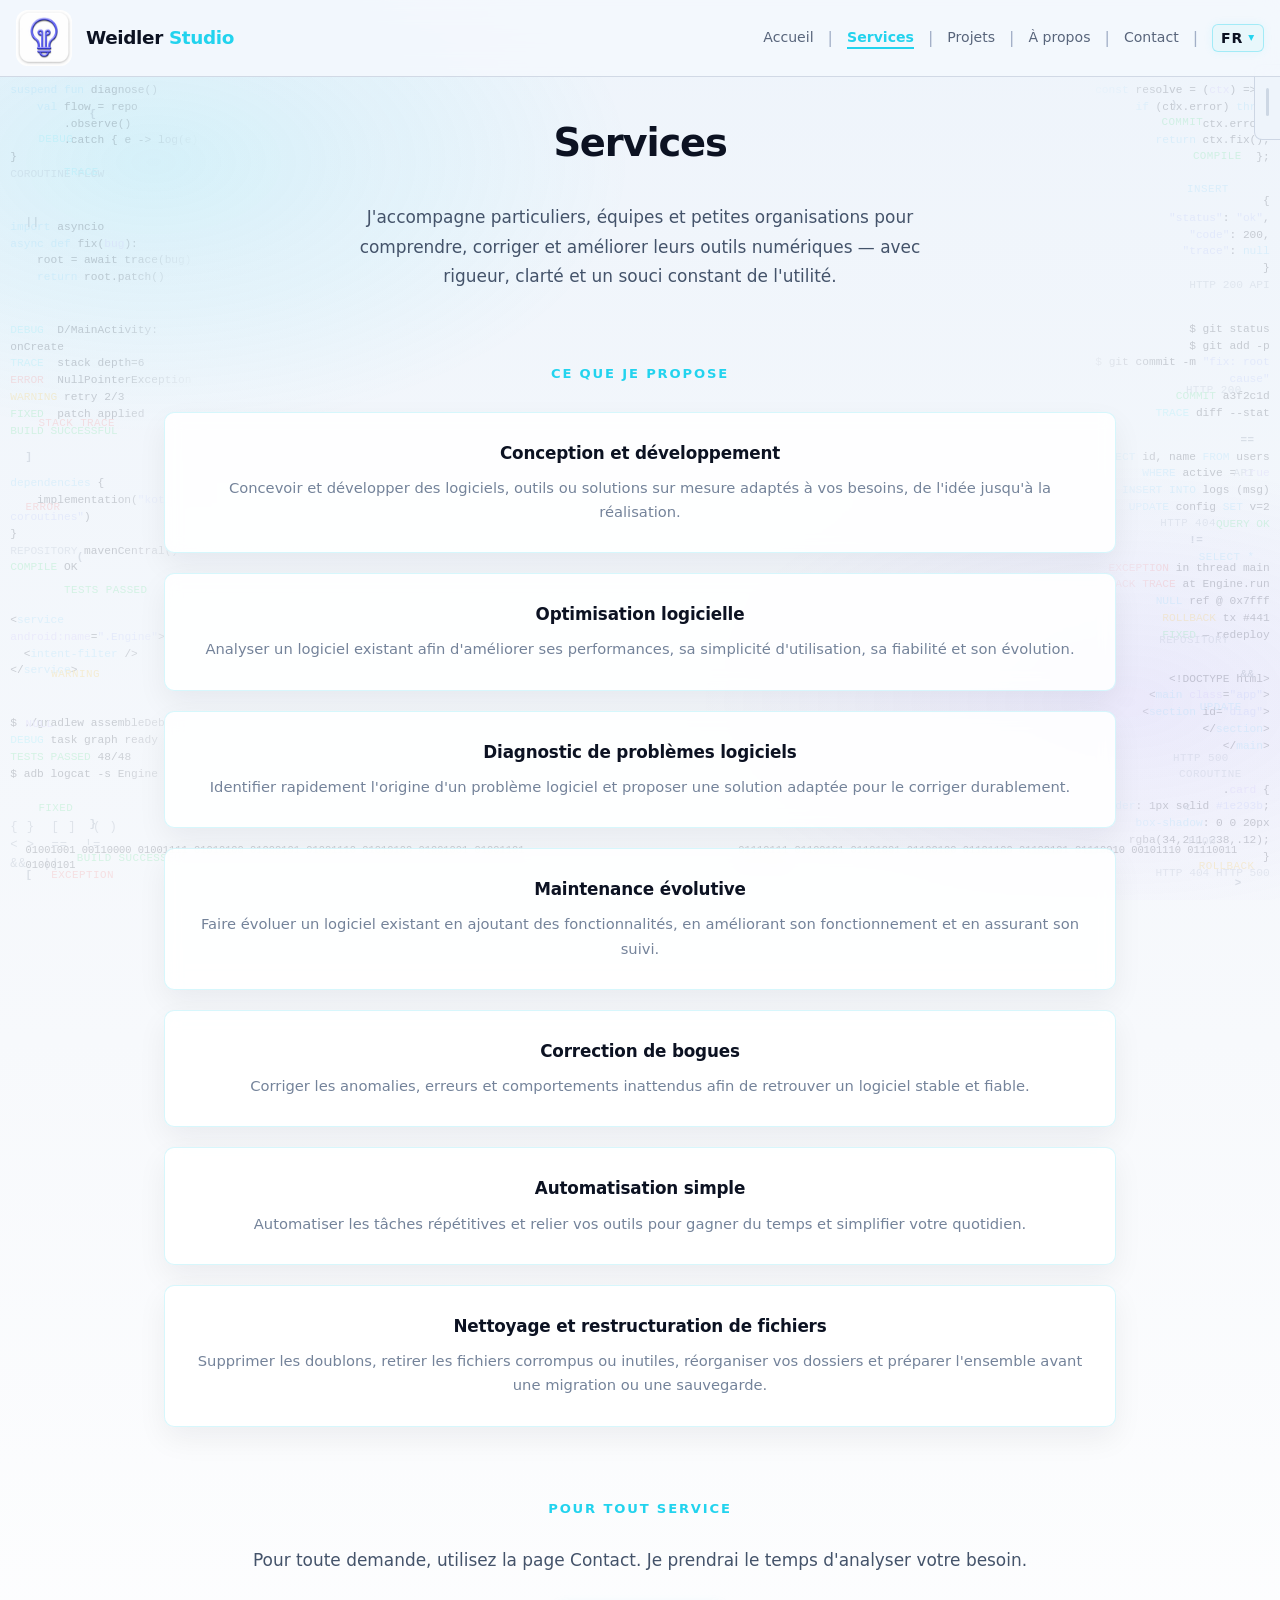
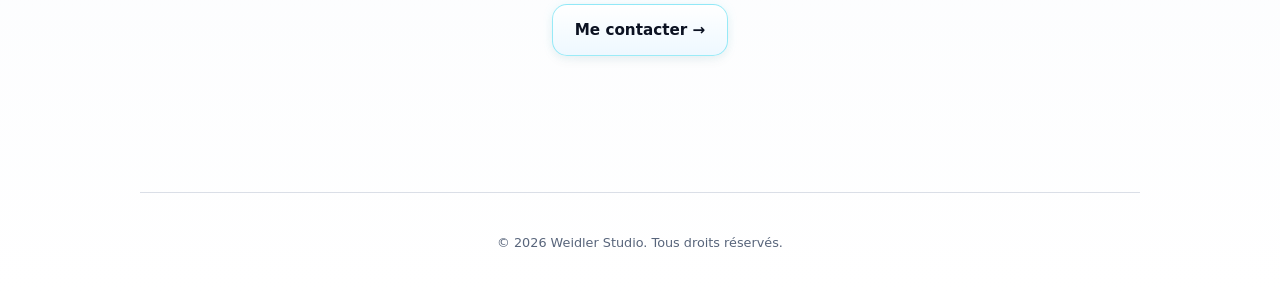
<file: services/index.html>
<!DOCTYPE html>
<html lang="fr">
<head>
    <meta charset="UTF-8">
    <meta name="viewport" content="width=device-width, initial-scale=1.0">
    <meta name="theme-color" content="#0a0e1a">
    <meta name="color-scheme" content="light dark">
    <meta name="description" content="Services : diagnostic logiciel, correction de bogues, automatisation, interfaces et outils sur mesure — portfolio Weidler Studio.">
    <title>Services | Weidler Studio</title>
    <link rel="icon" href="../assets/logo/favicon.png" type="image/png">
    <script src="../js/theme.js"></script>
    <link rel="stylesheet" href="../css/site.css?v=8">
    <link rel="stylesheet" href="../css/themes.css?v=8">
    <link rel="stylesheet" href="../css/layout.css?v=12">
    <link rel="stylesheet" href="../css/interactive.css?v=8">
    <link rel="stylesheet" href="../css/mobile-readability.css?v=8">
</head>
<body data-nav-root="../" data-nav-active="services">
    <script src="../js/site-bg.js"></script>

    <header class="site-header">
        <div class="header-top">
            <div class="header-brand">
                <a href="../index.html" class="logo-link">
                    <img src="../assets/logo/logo-nav.png" alt="" class="logo-icon" width="56" height="56">
                    <span class="logo-text">Weidler <span>Studio</span></span>
                </a>
            </div>
                        <nav class="main-nav" id="mainNav" aria-label="Navigation principale">
                <a href="../index.html"><span class="nav-link-text" data-translate>Accueil</span></a>
                <span class="nav-sep" aria-hidden="true">|</span>
                <a href="../services/index.html"><span class="nav-link-text" data-translate>Services</span></a>
                <span class="nav-sep" aria-hidden="true">|</span>
                <a href="../projects/index.html"><span class="nav-link-text" data-translate>Projets</span></a>
                <span class="nav-sep" aria-hidden="true">|</span>
                <!-- TEMP: Soumission masquée — lien menu retiré -->
                <a href="../about/index.html"><span class="nav-link-text" data-translate>À propos</span></a>
                <span class="nav-sep" aria-hidden="true">|</span>
                <a href="../contact/index.html"><span class="nav-link-text" data-translate>Contact</span></a>
            </nav>
            <script src="../js/site-nav.js?v=5"></script>
            <span class="lang-status" id="langStatus" data-translate>Traduction…</span>
            <nav class="lang-switcher" id="langFlags" aria-label="Choisir la langue">
                <button type="button" class="lang-btn" data-lang="en">EN</button>
                <span class="lang-sep" aria-hidden="true">|</span>
                <button type="button" class="lang-btn active" data-lang="fr">FR</button>
                <span class="lang-sep" aria-hidden="true">|</span>
                <button type="button" class="lang-btn" data-lang="de">DE</button>
                <span class="lang-sep" aria-hidden="true">|</span>
                <button type="button" class="lang-btn" data-lang="es">ES</button>
                <span class="lang-sep" aria-hidden="true">|</span>
                <button type="button" class="lang-btn" data-lang="it">IT</button>
                <span class="lang-sep" aria-hidden="true">|</span>
                <button type="button" class="lang-btn" data-lang="zh-CN">ZH</button>
                <span class="lang-sep" aria-hidden="true">|</span>
                <button type="button" class="lang-btn" data-lang="ja">JA</button>
                <span class="lang-sep" aria-hidden="true">|</span>
                <button type="button" class="lang-btn" data-lang="pt">PT</button>
            </nav>
            <script src="../js/lang-ui.js"></script>
            <button type="button" class="nav-toggle" id="navToggle" aria-label="Menu" aria-expanded="false">☰</button>
        </div>
    </header>

    <main>
        <header class="page-intro">
            <h1 data-translate>Services</h1>
            <p class="lead" data-translate>J'accompagne particuliers, équipes et petites organisations pour comprendre, corriger et améliorer leurs outils numériques — avec rigueur, clarté et un souci constant de l'utilité.</p>
        </header>

        <section class="features-section" aria-labelledby="services-grid-title">
            <h2 class="features-title" id="services-grid-title" data-translate>Ce que je propose</h2>
            <div class="features-grid">
                <article class="feature-card">
                    <h3 data-translate>Conception et développement</h3>
                    <p data-translate>Concevoir et développer des logiciels, outils ou solutions sur mesure adaptés à vos besoins, de l'idée jusqu'à la réalisation.</p>
                </article>
                <article class="feature-card">
                    <h3 data-translate>Optimisation logicielle</h3>
                    <p data-translate>Analyser un logiciel existant afin d'améliorer ses performances, sa simplicité d'utilisation, sa fiabilité et son évolution.</p>
                </article>
                <article class="feature-card">
                    <h3 data-translate>Diagnostic de problèmes logiciels</h3>
                    <p data-translate>Identifier rapidement l'origine d'un problème logiciel et proposer une solution adaptée pour le corriger durablement.</p>
                </article>
                <article class="feature-card">
                    <h3 data-translate>Maintenance évolutive</h3>
                    <p data-translate>Faire évoluer un logiciel existant en ajoutant des fonctionnalités, en améliorant son fonctionnement et en assurant son suivi.</p>
                </article>
                <article class="feature-card">
                    <h3 data-translate>Correction de bogues</h3>
                    <p data-translate>Corriger les anomalies, erreurs et comportements inattendus afin de retrouver un logiciel stable et fiable.</p>
                </article>
                <article class="feature-card">
                    <h3 data-translate>Automatisation simple</h3>
                    <p data-translate>Automatiser les tâches répétitives et relier vos outils pour gagner du temps et simplifier votre quotidien.</p>
                </article>
                <article class="feature-card">
                    <h3 data-translate>Nettoyage et restructuration de fichiers</h3>
                    <p data-translate>Supprimer les doublons, retirer les fichiers corrompus ou inutiles, réorganiser vos dossiers et préparer l'ensemble avant une migration ou une sauvegarde.</p>
                </article>
            </div>
        </section>

        <section class="studio-cta">
            <h2 class="features-title" data-translate>Pour tout service</h2>
            <!-- TEMP 2026-07-18: bouton soumission masqué — page /soumission/ conservée -->
            <p class="lead" data-translate>Pour toute demande, utilisez la page Contact. Je prendrai le temps d'analyser votre besoin.</p>
            <a href="../contact/index.html" class="btn-primary" data-translate>Me contacter →</a>
        </section>
    </main>

    <footer class="site-footer" data-translate>&copy; 2026 Weidler Studio. Tous droits réservés.</footer>
    <script src="../js/nav.js"></script>
    <script src="../js/mobile-nav.js"></script>
    <script src="../js/portrait-lock.js"></script>
    <script src="../js/back-to-top.js"></script>
    <script src="../js/i18n.js"></script>
</body>
</html>
</file>
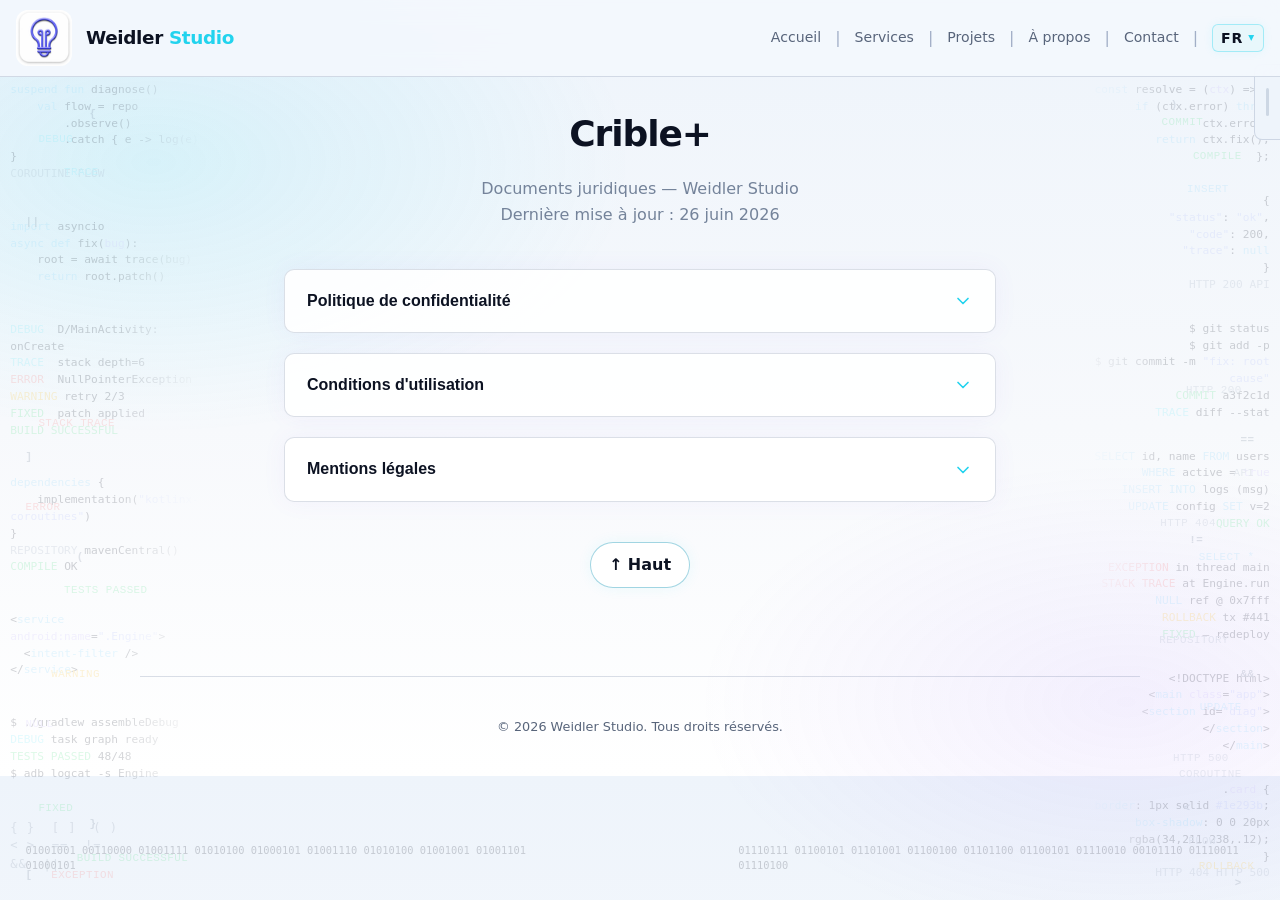
<file: legal/content/cribleplus/index.html>
<!DOCTYPE html>
<html lang="fr">
<head>
    <meta charset="UTF-8">
    <meta name="viewport" content="width=device-width, initial-scale=1.0">
    <meta name="theme-color" content="#0a0e1a">
    <meta name="color-scheme" content="light dark">
    <meta name="description" content="Documents juridiques de Crible+ — politique de confidentialité, conditions d'utilisation et mentions légales.">
    <title>Documents juridiques — Crible+ | Weidler Studio</title>
    <link rel="icon" href="../../../assets/logo/favicon.png" type="image/png">
    <script src="../../../js/theme.js"></script>
    <link rel="stylesheet" href="../../../css/site.css?v=8">
    <link rel="stylesheet" href="../../../css/themes.css?v=8">
    <link rel="stylesheet" href="../../../css/layout.css?v=8">
    <link rel="stylesheet" href="../../../css/interactive.css?v=8">
    <link rel="stylesheet" href="../../../css/mobile-readability.css?v=8">
    <link rel="stylesheet" href="../../../css/legal.css?v=11">
    <style>
        .legal-bundle-page main {
            max-width: min(760px, 100%);
            margin: 0 auto;
            padding: clamp(24px, 5vw, 48px) clamp(16px, 4vw, 24px) clamp(48px, 8vw, 72px);
        }

        .legal-bundle-intro {
            text-align: center;
            margin-bottom: clamp(28px, 5vw, 40px);
        }

        .legal-bundle-intro p {
            margin: 0;
            color: var(--text-muted-soft);
            font-size: clamp(0.92rem, 2.2vw, 1rem);
            line-height: 1.65;
        }

        .legal-bundle-updated {
            margin: clamp(10px, 2vw, 14px) 0 0;
            color: var(--text-muted-soft);
            font-size: clamp(0.82rem, 2vw, 0.9rem);
            line-height: 1.55;
            font-weight: 400;
        }

        .legal-bundle-page .legal-accordion {
            margin-bottom: clamp(28px, 5vw, 40px);
        }

        .legal-bundle-sections {
            display: grid;
            gap: clamp(18px, 3vw, 24px);
            margin-top: clamp(18px, 3vw, 24px);
        }

        .legal-bundle-section {
            scroll-margin-top: calc(var(--header-h) + 16px);
            padding: clamp(14px, 2.5vw, 18px) 0 0;
            border-top: 1px solid var(--border);
        }

        .legal-bundle-section:first-child {
            border-top: none;
            padding-top: 0;
        }

        .legal-bundle-section h3 {
            margin: 0 0 12px;
            font-size: clamp(1rem, 2.6vw, 1.12rem);
            font-weight: 700;
            color: var(--text);
            line-height: 1.35;
        }

        .legal-bundle-section .legal-accordion-body {
            padding: 0;
        }

        .legal-bundle-status {
            text-align: center;
            color: var(--text-muted-soft);
            padding: 24px 0;
        }

        .legal-bundle-status.is-error {
            color: #f87171;
        }

        .legal-back-top-wrap {
            display: none;
            text-align: center;
            margin-top: clamp(8px, 2vw, 16px);
            padding-bottom: 8px;
        }

        .legal-back-top-wrap .site-back-top-btn {
            cursor: pointer;
        }

        a.legal-toc-link {
            text-decoration: none;
        }

        @media (min-width: 641px) {
            .legal-back-top-wrap {
                display: block;
            }

            body[data-nav-active="legal"] .site-back-top {
                display: none;
            }
        }
    </style>
</head>
<body class="legal-bundle-page" data-nav-root="../../../" data-nav-active="legal">
    <script src="../../../js/site-bg.js"></script>

    <header class="site-header">
        <div class="header-top">
            <div class="header-brand">
                <a href="../../../index.html" class="logo-link">
                    <img src="../../../assets/logo/logo-nav.png" alt="" class="logo-icon" width="56" height="56">
                    <span class="logo-text">Weidler <span>Studio</span></span>
                </a>
            </div>
            <nav class="main-nav" id="mainNav" aria-label="Navigation principale">
                <a href="../../../index.html"><span class="nav-link-text" data-translate>Accueil</span></a>
                <span class="nav-sep" aria-hidden="true">|</span>
                <a href="../../../services/index.html"><span class="nav-link-text" data-translate>Services</span></a>
                <span class="nav-sep" aria-hidden="true">|</span>
                <a href="../../../projects/index.html"><span class="nav-link-text" data-translate>Projets</span></a>
                <span class="nav-sep" aria-hidden="true">|</span>
                <!-- TEMP: Soumission masquée — lien menu retiré -->
                <a href="../../../about/index.html"><span class="nav-link-text" data-translate>À propos</span></a>
                <span class="nav-sep" aria-hidden="true">|</span>
                <a href="../../../contact/index.html"><span class="nav-link-text" data-translate>Contact</span></a>
            </nav>
            <script src="../../../js/site-nav.js?v=4"></script>
            <span class="lang-status" id="langStatus" data-translate>Traduction…</span>
            <nav class="lang-switcher" id="langFlags" aria-label="Choisir la langue">
                <button type="button" class="lang-btn" data-lang="en">EN</button>
                <span class="lang-sep" aria-hidden="true">|</span>
                <button type="button" class="lang-btn active" data-lang="fr">FR</button>
                <span class="lang-sep" aria-hidden="true">|</span>
                <button type="button" class="lang-btn" data-lang="de">DE</button>
                <span class="lang-sep" aria-hidden="true">|</span>
                <button type="button" class="lang-btn" data-lang="es">ES</button>
                <span class="lang-sep" aria-hidden="true">|</span>
                <button type="button" class="lang-btn" data-lang="it">IT</button>
                <span class="lang-sep" aria-hidden="true">|</span>
                <button type="button" class="lang-btn" data-lang="zh-CN">ZH</button>
                <span class="lang-sep" aria-hidden="true">|</span>
                <button type="button" class="lang-btn" data-lang="ja">JA</button>
                <span class="lang-sep" aria-hidden="true">|</span>
                <button type="button" class="lang-btn" data-lang="pt">PT</button>
            </nav>
            <script src="../../../js/lang-ui.js"></script>
            <button type="button" class="nav-toggle" id="navToggle" aria-label="Menu" aria-expanded="false">☰</button>
        </div>
    </header>

    <main>
        <header class="legal-header legal-bundle-intro">
            <h1 class="legal-header-product">Crible+</h1>
            <p>Documents juridiques — Weidler Studio</p>
            <p class="legal-bundle-updated" id="legalBundleUpdated">Dernière mise à jour : 26 juin 2026</p>
        </header>

        <p class="legal-bundle-status" id="legalBundleStatus">Chargement des documents…</p>
        <div class="legal-accordion" id="legalDocuments" hidden aria-label="Documents juridiques Crible+"></div>

        <p class="legal-back-top-wrap">
            <button type="button" class="site-back-top-btn" id="legalBackTopInline" aria-label="Remonter en haut">↑ Haut</button>
        </p>
    </main>

    <footer class="site-footer" data-translate>&copy; 2026 Weidler Studio. Tous droits réservés.</footer>

    <script src="../../../js/nav.js"></script>
    <script src="../../../js/mobile-nav.js"></script>
    <script src="../../../js/portrait-lock.js"></script>
    <script src="../../../js/back-to-top.js"></script>
    <script src="../../../js/i18n.js"></script>
    <script>
        (function () {
            var DOCUMENTS = [
                { id: "privacy", path: "privacy/fr.json" },
                { id: "terms", path: "terms/fr.json" },
                { id: "legal-notice", path: "legal-notice/fr.json" }
            ];

            var CHEVRON =
                '<svg class="legal-accordion-icon" viewBox="0 0 24 24" fill="none" stroke="currentColor" stroke-width="2" aria-hidden="true">' +
                    '<path d="M6 9l6 6 6-6" stroke-linecap="round" stroke-linejoin="round"/>' +
                "</svg>";

            var statusEl = document.getElementById("legalBundleStatus");
            var containerEl = document.getElementById("legalDocuments");
            var inlineTopBtn = document.getElementById("legalBackTopInline");

            function escapeHtml(text) {
                return String(text)
                    .replace(/&/g, "&amp;")
                    .replace(/</g, "&lt;")
                    .replace(/>/g, "&gt;")
                    .replace(/"/g, "&quot;");
            }

            function isDataAvailable(data) {
                return data
                    && data.available !== false
                    && Array.isArray(data.sections)
                    && data.sections.length > 0;
            }

            function prefersReducedMotion() {
                return window.matchMedia("(prefers-reduced-motion: reduce)").matches;
            }

            function openAccordionItem(item, button) {
                if (!item || !button) return;
                containerEl.querySelectorAll(".legal-accordion-item.is-open").forEach(function (openItem) {
                    if (openItem === item) return;
                    openItem.classList.remove("is-open");
                    var openBtn = openItem.querySelector(".legal-accordion-trigger");
                    if (openBtn) openBtn.setAttribute("aria-expanded", "false");
                });
                item.classList.add("is-open");
                button.setAttribute("aria-expanded", "true");
            }

            function toggleAccordionItem(item, button) {
                if (!item || !button) return;
                if (item.classList.contains("is-open")) {
                    item.classList.remove("is-open");
                    button.setAttribute("aria-expanded", "false");
                } else {
                    openAccordionItem(item, button);
                }
            }

            function resolveDocIdFromHash(hash) {
                if (!hash) return "";
                if (hash === "legal-notice" || hash.indexOf("legal-notice") === 0) return "legal-notice";
                if (hash === "terms" || hash.indexOf("terms") === 0) return "terms";
                if (hash === "privacy" || hash.indexOf("privacy") === 0) return "privacy";
                return "";
            }

            function openDocById(docId, scroll) {
                if (!docId) return;
                var item = document.getElementById(docId);
                var button = document.getElementById("legal-trigger-" + docId);
                if (!item || !button) return;

                openAccordionItem(item, button);

                if (!scroll) return;
                window.requestAnimationFrame(function () {
                    item.scrollIntoView({
                        behavior: prefersReducedMotion() ? "auto" : "smooth",
                        block: "start"
                    });
                    button.focus({ preventScroll: true });
                });
            }

            function renderDocument(data) {
                var docId = data.documentType;
                var panelId = "legal-panel-" + docId;
                var triggerId = "legal-trigger-" + docId;

                var tocItems = data.sections.map(function (section) {
                    return (
                        "<li>" +
                            '<a class="legal-toc-link" href="#' + escapeHtml(docId + "-" + section.id) + '">' +
                                escapeHtml(section.title) +
                            "</a>" +
                        "</li>"
                    );
                }).join("");

                var sectionsHtml = data.sections.map(function (section) {
                    return (
                        '<section class="legal-bundle-section" id="' + escapeHtml(docId + "-" + section.id) + '">' +
                            "<h3>" + escapeHtml(section.title) + "</h3>" +
                            '<div class="legal-accordion-body">' + section.body + "</div>" +
                        "</section>"
                    );
                }).join("");

                return (
                    '<article class="legal-accordion-item" id="' + escapeHtml(docId) + '">' +
                        '<h2 class="legal-accordion-heading">' +
                            '<button type="button" class="legal-accordion-trigger" id="' + triggerId + '" aria-expanded="false" aria-controls="' + panelId + '">' +
                                "<span>" + escapeHtml(data.documentTitle) + "</span>" +
                                CHEVRON +
                            "</button>" +
                        "</h2>" +
                        '<div class="legal-accordion-panel" id="' + panelId + '" role="region" aria-labelledby="' + triggerId + '">' +
                            '<div class="legal-accordion-panel-inner">' +
                                '<div class="legal-accordion-body">' +
                                    '<nav class="legal-toc" aria-label="Sommaire — ' + escapeHtml(data.documentTitle) + '">' +
                                        '<p class="legal-toc-title">Sommaire</p>' +
                                        '<ul class="legal-toc-list">' + tocItems + "</ul>" +
                                    "</nav>" +
                                    '<div class="legal-bundle-sections">' + sectionsHtml + "</div>" +
                                "</div>" +
                            "</div>" +
                        "</div>" +
                    "</article>"
                );
            }

            function bindAccordion() {
                containerEl.querySelectorAll(".legal-accordion-trigger").forEach(function (button) {
                    button.addEventListener("click", function () {
                        var item = button.closest(".legal-accordion-item");
                        toggleAccordionItem(item, button);
                        if (item && item.id && history.replaceState) {
                            history.replaceState(null, "", "#" + item.id);
                        }
                    });
                });

                containerEl.querySelectorAll("a.legal-toc-link").forEach(function (link) {
                    link.addEventListener("click", function (event) {
                        var href = link.getAttribute("href") || "";
                        var hash = href.replace(/^#/, "");
                        var docId = resolveDocIdFromHash(hash);
                        if (!docId) return;
                        event.preventDefault();
                        if (history.replaceState) {
                            history.replaceState(null, "", "#" + hash);
                        } else {
                            location.hash = hash;
                        }
                        openDocById(docId, false);
                        var target = document.getElementById(hash);
                        if (target) {
                            window.requestAnimationFrame(function () {
                                target.scrollIntoView({
                                    behavior: prefersReducedMotion() ? "auto" : "smooth",
                                    block: "start"
                                });
                            });
                        }
                    });
                });
            }

            async function loadDocuments() {
                var rendered = [];

                for (var i = 0; i < DOCUMENTS.length; i++) {
                    var doc = DOCUMENTS[i];
                    var response = await fetch(doc.path);

                    if (!response.ok) {
                        throw new Error("missing:" + doc.path);
                    }

                    var data = await response.json();

                    if (!isDataAvailable(data)) {
                        throw new Error("pending:" + doc.path);
                    }

                    rendered.push(renderDocument(data));
                }

                containerEl.innerHTML = rendered.join("");
                statusEl.hidden = true;
                containerEl.hidden = false;
                bindAccordion();

                var initialDoc = resolveDocIdFromHash((location.hash || "").replace(/^#/, ""));
                if (initialDoc) {
                    openDocById(initialDoc, true);
                }
            }

            if (inlineTopBtn) {
                inlineTopBtn.addEventListener("click", function () {
                    window.scrollTo({
                        top: 0,
                        behavior: prefersReducedMotion() ? "auto" : "smooth"
                    });
                });
            }

            window.addEventListener("hashchange", function () {
                var docId = resolveDocIdFromHash((location.hash || "").replace(/^#/, ""));
                if (docId) openDocById(docId, true);
            });

            loadDocuments().catch(function () {
                statusEl.textContent = "Contenu juridique temporairement indisponible.";
                statusEl.classList.add("is-error");
            });
        })();
    </script>
</body>
</html>
</file>
<file: css/site.css>
:root {
    --radius: 10px;
    --btn-radius: 15px;
    --header-h: 64px;
    --font: "Segoe UI", system-ui, -apple-system, BlinkMacSystemFont, sans-serif;
}

html {
    scroll-behavior: smooth;
}

body {
    background: linear-gradient(180deg, var(--bg-top) 0%, var(--bg-deep) 55%, var(--bg-gradient-end) 100%);
    color: var(--text);
    font-family: var(--font);
}

/* ── Arrière-plan décoratif (toutes les pages) ── */
.home-bg-deco {
    opacity: 0.18;
}

.home-bg-side {
    font-family: "Cascadia Code", "Consolas", "Courier New", monospace;
    opacity: 1;
}

.home-bg-block--symbols {
    opacity: 0.85;
}

.home-bg-edge {
    font-family: "Cascadia Code", "Consolas", "Courier New", monospace;
    opacity: 1;
}

.home-bg-scatter {
    font-family: "Cascadia Code", "Consolas", "Courier New", monospace;
    opacity: 1;
}

.home-bg-sym {
    color: #64748b;
}

.home-bg-deco .code-kw { color: #7dd3fc; }
.home-bg-deco .code-str { color: #a5b4fc; }
.home-bg-deco .code-var { color: #c4b5fd; }
.home-bg-deco .code-log { color: #67e8f9; }
.home-bg-deco .code-err { color: #f87171; }
.home-bg-deco .code-warn { color: #fbbf24; }
.home-bg-deco .code-ok { color: #4ade80; }
.home-bg-deco .code-tag { color: #94a3b8; }
.home-bg-deco .code-sym { color: #64748b; }

img, video, svg { max-width: 100%; height: auto; }

/* ── Liens (base) ── */
a { color: inherit; }
a:visited { color: inherit; }

a.home-contact-email,
a.home-contact-email:visited {
    color: var(--accent);
    text-decoration: none;
}

/* ── Contact accueil ── */
.home-contact {
    background: var(--bg-surface);
    border: 1px solid rgba(34, 211, 238, 0.25);
    border-radius: var(--radius);
    box-shadow: var(--glow-cyan);
}

.home-contact-lead {
    color: var(--text-muted);
}

.home-contact-email {
    color: var(--accent);
    border-radius: var(--btn-radius);
    border: 1px solid rgba(34, 211, 238, 0.4);
    background: var(--accent-soft);
}

/* ── Header ── */
.site-header {
    background: var(--header-bg);
    backdrop-filter: blur(12px);
    -webkit-backdrop-filter: blur(12px);
    border-bottom: 1px solid var(--border);
}

.header-contact,
.home-header-contact {
    color: var(--accent);
    border: 1px solid rgba(34, 211, 238, 0.45);
    border-radius: var(--radius);
    background: rgba(34, 211, 238, 0.06);
    box-shadow: var(--glow-cyan);
}

.logo-icon {
    border-radius: 12px;
}

.logo-text { color: var(--text); }
.logo-text span { color: var(--accent); }

.nav-toggle {
    background: var(--bg-card);
    border: 1px solid var(--border);
    color: var(--text);
    border-radius: 8px;
}

.lang-status { color: var(--accent); }

.lang-switcher:not(.lang-dropdown-menu) {
    border: 0;
}

.lang-dropdown-toggle {
    font-family: inherit;
    color: var(--lang-active-text);
    background: var(--lang-toggle-bg);
    border: 1px solid var(--lang-toggle-border);
    border-radius: 6px;
    box-shadow: 0 0 12px rgba(34, 211, 238, 0.16);
}

.main-nav .lang-dropdown--nav .lang-dropdown-toggle {
    background: rgba(15, 42, 56, 0.85);
    border-color: rgba(34, 211, 238, 0.45);
    box-shadow: 0 0 10px rgba(34, 211, 238, 0.1);
}

.lang-dropdown-chevron { color: var(--accent); }

.lang-dropdown-menu {
    background: var(--dropdown-bg);
    border: 1px solid rgba(34, 211, 238, 0.35);
    border-radius: 8px;
    box-shadow: var(--glow-cyan), 0 8px 24px rgba(0, 0, 0, 0.35);
    backdrop-filter: blur(10px);
    -webkit-backdrop-filter: blur(10px);
}

.lang-btn {
    background: transparent;
    border: 1px solid transparent;
    color: var(--lang-inactive);
    font-family: inherit;
    border-radius: 6px;
    box-shadow: none;
}

.lang-btn .lang-native { opacity: 0.88; }

.main-nav a { color: var(--text-muted); }

.main-nav .nav-sep {
    color: rgba(94, 115, 154, 0.55);
}

/* ── Footer ── */
.site-footer {
    color: var(--text-muted);
    border-top: 1px solid var(--border);
}

/* ── Badges ── */
.badge { border-radius: 20px; }

.badge-available {
    background: var(--accent-soft);
    color: var(--accent);
}

.badge-soon {
    background: rgba(100, 116, 139, 0.2);
    color: var(--badge-soon);
}

.badge-tool {
    background: rgba(59, 130, 246, 0.15);
    color: var(--badge-tool);
}

/* ── Pages produits ── */
.lead { color: var(--lead-color); }
.page-hero h1 { color: var(--text); }

.preview-box {
    background: var(--bg-card);
    border: 1px solid rgba(34, 211, 238, 0.28);
    border-radius: var(--radius);
    box-shadow: var(--glow-cyan);
    backdrop-filter: blur(8px);
    -webkit-backdrop-filter: blur(8px);
}

.hero-app-shot {
    background: var(--bg-card);
    border: 1px solid rgba(34, 211, 238, 0.28);
    border-radius: var(--radius);
    box-shadow: var(--glow-cyan);
    backdrop-filter: blur(8px);
    -webkit-backdrop-filter: blur(8px);
}

.btn-download-nexus {
    background: var(--btn-primary-bg);
    color: var(--text);
    border-radius: var(--btn-radius);
    border: 1px solid var(--btn-primary-border);
    box-shadow: var(--glow-cyan), 0 4px 12px rgba(0, 0, 0, 0.22);
}

.btn-download-icon {
    background: rgba(0, 0, 0, 0.2);
    border-radius: 10px;
}

.btn-download-label small { opacity: 0.88; }

.hero-download-note { color: var(--text-muted); }
.hero-download-note strong { color: var(--text); }

.hero-download-smartscreen {
    color: #e8c547;
    background: rgba(201, 162, 39, 0.12);
    border: 1px solid rgba(201, 162, 39, 0.35);
    border-radius: var(--radius);
}

.hero-download-smartscreen strong { color: #f0d060; }
.hero-download-smartscreen p { color: #ddd5b8; }

.btn-primary {
    background: var(--btn-primary-bg);
    color: var(--text);
    border-radius: var(--btn-radius);
    border: 1px solid var(--btn-primary-border);
    box-shadow:
        0 0 16px rgba(34, 211, 238, 0.12),
        0 4px 12px rgba(0, 0, 0, 0.22);
}

.btn-outline {
    background: var(--btn-secondary-bg);
    border: 1px solid var(--btn-secondary-border);
    color: var(--text);
    border-radius: var(--btn-radius);
    box-shadow:
        0 0 6px rgba(139, 92, 246, 0.05),
        0 2px 10px rgba(0, 0, 0, 0.18);
}

.note-muted { color: var(--text-muted-soft); }

.features-title,
.screenshots-title,
.discussion-title {
    color: var(--accent);
}

.feature-card,
.form-card,
.comment-card,
.teaser-box,
.screenshot-card {
    background: var(--bg-card);
    border: 1px solid var(--border);
    border-radius: var(--radius);
    backdrop-filter: blur(8px);
    -webkit-backdrop-filter: blur(8px);
}

.feature-card,
.teaser-box,
.screenshot-card {
    box-shadow: 0 0 24px rgba(139, 92, 246, 0.06);
}

.form-card,
.comment-card {
    box-shadow: var(--glow-cyan);
}

.features-grid .feature-card:nth-child(4n + 1) {
    border-color: rgba(139, 92, 246, 0.28);
    box-shadow: var(--glow-violet);
}

.features-grid .feature-card:nth-child(4n + 2) {
    border-color: rgba(59, 130, 246, 0.28);
    box-shadow: var(--glow-blue);
}

.features-grid .feature-card:nth-child(4n + 3) {
    border-color: rgba(34, 211, 238, 0.28);
    box-shadow: var(--glow-cyan);
}

.features-grid .feature-card:nth-child(4n + 4) {
    border-color: rgba(139, 92, 246, 0.28);
    box-shadow: var(--glow-violet);
}

.feature-card h3 { color: var(--text); }
.feature-card p { color: var(--text-muted-soft); }

.discussion-subtitle { color: var(--text-muted-soft); }
.form-group label { color: var(--text-muted); }

input:not([type="checkbox"]),
textarea,
select {
    background: var(--bg-card);
    border: 1px solid var(--border);
    border-radius: 8px;
    color: var(--text);
    font-family: inherit;
}

.btn-submit {
    background: var(--btn-secondary-bg);
    border: 1px solid var(--btn-secondary-border);
    color: var(--text);
    border-radius: var(--btn-radius);
    box-shadow: 0 0 6px rgba(139, 92, 246, 0.05), 0 2px 10px rgba(0, 0, 0, 0.18);
}

.comment-author { color: var(--accent-violet); }
.comment-text { color: var(--text); }

.btn-translate-comment {
    background: none;
    border: none;
    font-family: inherit;
    color: var(--accent);
}

.comments-empty-msg {
    color: var(--text-muted-soft);
    border: 1px dashed var(--border);
    border-radius: var(--radius);
}

.page-intro h1 { color: var(--text); }

.badge-cat-type {
    background: rgba(139, 92, 246, 0.18);
    color: var(--accent-violet);
}

.badge-cat-platform {
    background: rgba(59, 130, 246, 0.15);
    color: var(--badge-tool);
}

.project-see-also { color: var(--text-muted-soft); }
.project-see-also__label { color: var(--text-muted); }
.project-see-also__sep { color: var(--text-muted); opacity: 0.5; }
.project-see-also a { color: var(--text-muted-soft); }
.project-see-also__current { color: var(--text); }

a.project-card-link h3 { color: var(--text); }
.project-card-more { color: var(--accent); }

.about-list li { color: var(--text-muted-soft); }

.about-list li::before {
    content: "";
    border-radius: 50%;
    background: var(--accent);
    box-shadow: 0 0 8px rgba(34, 211, 238, 0.35);
}

.page-contact .contact-signal-qr {
    border-radius: var(--radius);
    border: 1px solid var(--border);
    box-shadow: 0 8px 24px rgba(12, 18, 34, 0.08);
}

.badge-dev {
    background: rgba(201, 162, 39, 0.18);
    color: var(--badge-dev);
}

.teaser-box {
    border-color: rgba(139, 92, 246, 0.28);
    box-shadow: var(--glow-violet);
}

.teaser-box h1 { color: var(--text); }
.teaser-box p { color: var(--text-muted-soft); }

/* Correctif — visibilité du fond code */
.home-bg-deco { opacity: 0.18 !important; }
.home-bg-side { opacity: 1 !important; }
.home-bg-edge { opacity: 1 !important; }
.home-bg-scatter { opacity: 1 !important; }

.submission-panel {
    background: var(--bg-card);
    border: 1px solid rgba(34, 211, 238, 0.28);
    border-radius: var(--radius);
    box-shadow: var(--glow-cyan);
}

.submission-panel label { color: var(--text); }

.submission-field-error { color: #fca5a5; }

.submission-field-invalid {
    border-color: rgba(252, 165, 165, 0.7) !important;
    box-shadow: 0 0 0 1px rgba(252, 165, 165, 0.18) !important;
}

.submission-required-notice { color: rgba(226, 232, 240, 0.86); }
.submission-required-notice.is-error { color: #fca5a5; }

.submission-consent {
    border-top: 1px solid rgba(255, 255, 255, 0.08);
}

#submissionStepRates h4 { color: var(--accent); }

#submissionStepRates .submission-consent {
    border-top: 1px solid rgba(255, 255, 255, 0.08);
}

#submissionStartBtn { opacity: 1; }

#submissionStartBtn:not(:disabled) {
    background: linear-gradient(180deg, rgba(22, 56, 92, 0.98), rgba(12, 34, 58, 1));
    border: 1px solid rgba(34, 211, 238, 0.9);
    border-radius: 12px;
    color: #fff;
    box-shadow: 0 0 18px rgba(34, 211, 238, 0.28);
}

#submissionStartBtn:disabled {
    background: rgba(22, 56, 92, 0.45);
    border: 1px solid rgba(34, 211, 238, 0.35);
    border-radius: 12px;
    color: rgba(255, 255, 255, 0.55);
    opacity: 1;
}

.submission-panel select {
    background-color: var(--bg-card);
    border: 1px solid var(--border);
    border-radius: 10px;
    color: var(--text);
    font-family: inherit;
}

.page-soumission .submission-select-toggle {
    background-color: var(--bg-card);
    border: 1px solid var(--border);
    border-radius: 10px;
    color: var(--text);
}

.page-soumission .submission-select-menu {
    background-color: var(--bg-card);
    border: 1px solid var(--border);
    border-radius: 10px;
}

.page-soumission .submission-select-option {
    background: transparent;
    color: var(--text-muted-soft);
    border-bottom-color: var(--border);
}

.page-soumission .submission-select-option.is-selected {
    color: var(--text);
}

/* ── Panneau thème ── */
.theme-drawer-tab {
    border: 1px solid var(--border);
    border-right: none;
    border-radius: 8px 0 0 8px;
    background: var(--surface-color);
    color: var(--text-muted);
}

.theme-drawer-tab-grip {
    border-radius: 999px;
    background: var(--border);
}

.theme-drawer-panel {
    border: none;
    background: var(--surface-color);
}

.theme-drawer.is-open .theme-drawer-panel {
    border: 1px solid var(--border);
    border-right: none;
}

.theme-drawer-label { color: var(--text-muted-soft); }

.theme-mode-btn {
    border: 1px solid var(--border);
    border-radius: var(--radius);
    background: transparent;
    color: var(--text-muted);
    font: inherit;
}

.theme-mode-btn.active {
    color: var(--accent);
    border-color: rgba(34, 211, 238, 0.45);
    background: var(--accent-soft);
}

/* ── Remonter en haut ── */
.site-back-top { opacity: 0; }

.site-back-top.is-visible { opacity: 1; }

.site-back-top-btn {
    border-radius: 999px;
    border: 1px solid rgba(34, 211, 238, 0.38);
    background: rgba(12, 18, 32, 0.92);
    color: var(--text);
    font: inherit;
    box-shadow: 0 0 14px rgba(34, 211, 238, 0.10);
}

/* ── Verrouillage paysage ── */
.portrait-lock-overlay {
    background: var(--bg-deep);
    color: var(--text);
    border: none;
}

.portrait-lock-icon {
    color: var(--accent);
    opacity: 0.72;
}

.portrait-lock-message { color: var(--text-muted-soft); }

/* ── Mobile : couleurs UI (progress, swipe hints) ── */
@media (max-width: 640px) {
    .mobile-page-progress {
        color: var(--text-muted);
    }

    .mobile-page-progress__step {
        color: var(--text-muted-soft);
    }

    .mobile-swipe-hint {
        border: none;
        background: transparent;
        color: var(--accent);
        opacity: 0.72;
        box-shadow: none;
    }

    .mobile-swipe-hint svg {
        filter: drop-shadow(0 0 6px rgba(34, 211, 238, 0.28));
    }

    .main-nav {
        border-top-color: var(--border);
    }

    .main-nav a {
        border-bottom-color: var(--border);
    }

    .main-nav .lang-dropdown--nav {
        border-bottom-color: var(--border);
    }
}

/* ── Thème jour : halos et surfaces (couleurs statiques) ── */
html[data-theme="day"] body::before,
html[data-theme="auto"][data-theme-effective="day"] body::before {
    content: "";
    background:
        radial-gradient(ellipse 52% 42% at 12% 18%, rgba(34, 211, 238, 0.125) 0%, transparent 72%),
        radial-gradient(ellipse 48% 38% at 88% 78%, rgba(139, 92, 246, 0.09) 0%, transparent 70%);
}

html[data-theme="day"] .site-header,
html[data-theme="auto"][data-theme-effective="day"] .site-header {
    backdrop-filter: blur(14px);
    -webkit-backdrop-filter: blur(14px);
}

html[data-theme="day"] .btn-primary,
html[data-theme="auto"][data-theme-effective="day"] .btn-primary {
    color: var(--text);
    box-shadow:
        0 0 12px rgba(34, 211, 238, 0.08),
        0 4px 12px rgba(12, 18, 34, 0.06);
}

html[data-theme="day"] .btn-outline,
html[data-theme="auto"][data-theme-effective="day"] .btn-outline {
    box-shadow:
        0 0 8px rgba(139, 92, 246, 0.06),
        0 2px 10px rgba(12, 18, 34, 0.05);
}

html[data-theme="day"] .feature-card,
html[data-theme="day"] .form-card,
html[data-theme="day"] .comment-card,
html[data-theme="day"] .teaser-box,
html[data-theme="day"] .screenshot-card,
html[data-theme="day"] .submission-panel,
html[data-theme="auto"][data-theme-effective="day"] .feature-card,
html[data-theme="auto"][data-theme-effective="day"] .form-card,
html[data-theme="auto"][data-theme-effective="day"] .comment-card,
html[data-theme="auto"][data-theme-effective="day"] .teaser-box,
html[data-theme="auto"][data-theme-effective="day"] .screenshot-card,
html[data-theme="auto"][data-theme-effective="day"] .submission-panel {
    background: rgba(255, 255, 255, 0.9);
    border-color: var(--card-border);
    box-shadow: var(--card-shadow);
}

html[data-theme="day"] .lang-dropdown-toggle,
html[data-theme="auto"][data-theme-effective="day"] .lang-dropdown-toggle {
    color: var(--lang-toggle-text);
    background: var(--lang-toggle-bg);
    border-color: var(--lang-toggle-border);
    box-shadow: 0 0 10px rgba(34, 211, 238, 0.08);
}

html[data-theme="day"] .main-nav .lang-dropdown--nav .lang-dropdown-toggle,
html[data-theme="auto"][data-theme-effective="day"] .main-nav .lang-dropdown--nav .lang-dropdown-toggle {
    background: var(--lang-toggle-bg);
    border: 1px solid var(--lang-toggle-border);
    color: var(--lang-toggle-text);
    box-shadow: 0 0 10px rgba(34, 211, 238, 0.08);
}

html[data-theme="day"] .lang-btn,
html[data-theme="auto"][data-theme-effective="day"] .lang-btn {
    color: var(--lang-inactive);
    background: transparent;
}

html[data-theme="day"] .lang-btn.active,
html[data-theme="auto"][data-theme-effective="day"] .lang-btn.active {
    background: #22d3ee;
    border-color: #22d3ee;
    color: #ffffff;
    box-shadow: 0 0 12px rgba(34, 211, 238, 0.2);
}

html[data-theme="day"] .page-soumission #submissionStartBtn:not(:disabled),
html[data-theme="auto"][data-theme-effective="day"] .page-soumission #submissionStartBtn:not(:disabled) {
    background: var(--btn-primary-bg);
    border: 1px solid var(--btn-primary-border);
    border-radius: var(--btn-radius);
    color: var(--text);
    box-shadow:
        0 0 12px rgba(34, 211, 238, 0.08),
        0 4px 12px rgba(12, 18, 34, 0.06);
}

html[data-theme="day"] .page-soumission #submissionStartBtn:disabled,
html[data-theme="auto"][data-theme-effective="day"] .page-soumission #submissionStartBtn:disabled {
    background: rgba(232, 247, 251, 0.88);
    border: 1px solid rgba(34, 211, 238, 0.22);
    border-radius: var(--btn-radius);
    color: var(--text-muted);
    box-shadow: none;
    opacity: 1;
}

html[data-theme-effective="day"] .site-back-top-btn {
    background: rgba(255, 255, 255, 0.96);
    border-color: rgba(8, 145, 178, 0.38);
    box-shadow: 0 0 14px rgba(34, 211, 238, 0.08);
}
</file>
<file: css/themes.css>
/* ── Variables de thème Weidler Studio ──
   Nuit (:root) et jour (html[data-theme="day"]).
   Couleurs composants : site.css · Interactions : interactive.css */

/* ── Thème nuit (défaut) ── */
:root,
html[data-theme="night"],
html[data-theme="auto"][data-theme-effective="night"] {
    --bg-deep: #060810;
    --bg-top: #0c1222;
    --bg-gradient-end: #040608;
    --bg-surface: rgba(14, 20, 36, 0.72);
    --bg-card: rgba(12, 18, 32, 0.85);
    --border: rgba(56, 80, 120, 0.35);
    --text: #f0f4ff;
    --text-muted: #94a3b8;
    --text-muted-soft: #b4c1d3;
    --lead-color: #cbd5e1;
    --accent: #22d3ee;
    --accent-dim: #0891b2;
    --accent-violet: #8b5cf6;
    --accent-glow: rgba(34, 211, 238, 0.18);
    --accent-soft: rgba(34, 211, 238, 0.1);
    --glow-cyan: 0 0 20px rgba(34, 211, 238, 0.18), 0 0 40px rgba(34, 211, 238, 0.06);
    --glow-violet: 0 0 20px rgba(139, 92, 246, 0.18), 0 0 40px rgba(139, 92, 246, 0.06);
    --glow-blue: 0 0 20px rgba(59, 130, 246, 0.18), 0 0 40px rgba(59, 130, 246, 0.06);
    --badge-dev: #c9a227;
    --badge-soon: #64748b;
    --badge-tool: #3b82f6;
    --header-bg: rgba(8, 12, 22, 0.92);
    --surface-color: #1b2234;
    --preferences-text: #ffffff;
    --btn-primary-bg: linear-gradient(180deg, rgba(16, 38, 68, 0.92) 0%, rgba(10, 24, 46, 0.96) 100%);
    --btn-primary-bg-hover: linear-gradient(180deg, rgba(20, 48, 82, 0.96) 0%, rgba(14, 30, 54, 1) 100%);
    --btn-primary-border: rgba(34, 211, 238, 0.52);
    --btn-primary-border-hover: rgba(34, 211, 238, 0.72);
    --btn-secondary-bg: rgba(8, 12, 24, 0.5);
    --btn-secondary-border: rgba(139, 92, 246, 0.42);
    --lang-inactive: #9aa7bd;
    --lang-active-bg: #0f2a38;
    --lang-active-text: #f4fcff;
    --lang-toggle-bg: #0f2a38;
    --lang-toggle-border: #22d3ee;
    --dropdown-bg: rgba(12, 18, 32, 0.98);
    --panel-muted-bg: rgba(14, 20, 36, 0.52);
    --panel-muted-border: rgba(56, 80, 120, 0.28);
    --conclusion-bg: rgba(14, 20, 36, 0.48);
    --conclusion-border: rgba(56, 80, 120, 0.38);
    --conclusion-text: #dce3ed;
    --meta-theme-color: #0a0e1a;
}

/* ── Thème jour (+ Auto résolu en jour via data-theme-effective) ── */
html[data-theme="day"],
html[data-theme="auto"][data-theme-effective="day"] {
    --bg-deep: #f7f9fc;
    --bg-top: #eef4fb;
    --bg-gradient-end: #ffffff;
    --bg-surface: rgba(255, 255, 255, 0.78);
    --bg-card: rgba(255, 255, 255, 0.9);
    --border: rgba(93, 112, 145, 0.22);
    --text: #0c1222;
    --text-muted: #58657b;
    --text-muted-soft: #74839a;
    --lead-color: #44536a;
    --accent: #22d3ee;
    --accent-dim: #0891b2;
    --accent-violet: #8b5cf6;
    --accent-glow: rgba(34, 211, 238, 0.12);
    --accent-soft: rgba(34, 211, 238, 0.06);
    --glow-cyan: 0 18px 42px rgba(34, 211, 238, 0.12);
    --glow-violet: 0 18px 42px rgba(139, 92, 246, 0.1);
    --glow-blue: 0 18px 42px rgba(59, 130, 246, 0.12);
    --card-border: rgba(34, 211, 238, 0.18);
    --card-shadow: 0 12px 30px rgba(12, 18, 34, 0.06);
    --badge-dev: #b45309;
    --badge-soon: #64748b;
    --badge-tool: #2563eb;
    --header-bg: rgba(244, 248, 253, 0.92);
    --surface-color: #eef4fb;
    --preferences-text: #0c1222;
    --btn-primary-bg: linear-gradient(180deg, #ffffff 0%, #eef8ff 100%);
    --btn-primary-bg-hover: #22d3ee;
    --btn-primary-border: rgba(34, 211, 238, 0.45);
    --btn-primary-border-hover: #22d3ee;
    --btn-primary-text-hover: #ffffff;
    --btn-secondary-bg: rgba(255, 255, 255, 0.85);
    --btn-secondary-border: rgba(139, 92, 246, 0.35);
    --lang-inactive: #0c1222;
    --lang-active-bg: #22d3ee;
    --lang-active-text: #ffffff;
    --lang-toggle-bg: #e8f7fb;
    --lang-toggle-text: #0c1222;
    --lang-toggle-border: rgba(34, 211, 238, 0.35);
    --dropdown-bg: rgba(255, 255, 255, 0.98);
    --panel-muted-bg: rgba(255, 255, 255, 0.92);
    --panel-muted-border: rgba(93, 112, 145, 0.18);
    --conclusion-bg: rgba(255, 255, 255, 0.92);
    --conclusion-border: rgba(34, 211, 238, 0.18);
    --conclusion-text: #44536a;
    --meta-theme-color: #f7f9fc;
}
</file>
<file: css/layout.css>
/* ── Layout global Weidler Studio ──
   Dimensions, structure, responsive, breakpoints.
   Chargé après themes.css. ── */

*, *::before, *::after {
    box-sizing: border-box;
    margin: 0;
    padding: 0;
}

html {
    overflow-x: hidden;
}

body {
    line-height: 1.5;
    overflow-x: hidden;
    padding-top: var(--header-h);
    min-width: 0;
    position: relative;
    isolation: isolate;
}

html[data-theme="day"] body::before,
html[data-theme="auto"][data-theme-effective="day"] body::before {
    position: fixed;
    inset: 0;
    z-index: 0;
    pointer-events: none;
}

main,
.site-footer {
    position: relative;
    z-index: 1;
}

.home-bg-deco {
    position: fixed;
    inset: 0;
    z-index: 0;
    pointer-events: none;
    overflow: hidden;
    mask-image: radial-gradient(ellipse 56% 38% at 50% 22%, transparent 0%, black 74%);
    -webkit-mask-image: radial-gradient(ellipse 56% 38% at 50% 22%, transparent 0%, black 74%);
}

.home-bg-side {
    position: absolute;
    top: var(--header-h);
    bottom: 0;
    width: min(210px, 16vw);
    display: flex;
    flex-direction: column;
    justify-content: space-between;
    gap: clamp(16px, 3vh, 32px);
    padding: clamp(12px, 2vh, 24px) 0 clamp(20px, 3vh, 40px);
    font-size: clamp(0.56rem, 0.95vw, 0.7rem);
    line-height: 1.5;
    user-select: none;
}

.home-bg-side--left {
    left: 0;
    padding-left: clamp(4px, 0.8vw, 12px);
    mask-image: linear-gradient(to right, black 55%, transparent 100%);
    -webkit-mask-image: linear-gradient(to right, black 55%, transparent 100%);
}

.home-bg-side--right {
    right: 0;
    padding-right: clamp(4px, 0.8vw, 12px);
    text-align: right;
    mask-image: linear-gradient(to left, black 55%, transparent 100%);
    -webkit-mask-image: linear-gradient(to left, black 55%, transparent 100%);
}

.home-bg-block {
    margin: 0;
    white-space: pre-wrap;
    word-break: break-word;
    flex-shrink: 0;
}

.home-bg-block--symbols {
    font-size: clamp(0.62rem, 1vw, 0.76rem);
    letter-spacing: 0.08em;
}

.home-bg-edge {
    position: absolute;
    left: 0;
    right: 0;
    display: flex;
    justify-content: space-between;
    gap: clamp(16px, 4vw, 48px);
    padding: 0 clamp(8px, 2vw, 40px) clamp(20px, 3vh, 36px);
    font-size: clamp(0.52rem, 0.85vw, 0.65rem);
    line-height: 1.45;
    user-select: none;
}

.home-bg-edge--bottom {
    bottom: 0;
}

.home-bg-edge .home-bg-block {
    max-width: 42%;
    margin: 0;
}

.home-bg-scatter {
    position: absolute;
    inset: var(--header-h) 0 0 0;
    font-size: clamp(0.54rem, 0.9vw, 0.68rem);
    user-select: none;
}

.home-bg-kw,
.home-bg-sym {
    position: absolute;
    white-space: nowrap;
    letter-spacing: 0.04em;
}

.home-bg-sym {
    font-weight: 600;
}

.home-bg-scatter .home-bg-kw:nth-child(1) {
    top: 8%;
    left: 3%;
}

.home-bg-scatter .home-bg-kw:nth-child(2) {
    top: 52%;
    left: 2%;
}

.home-bg-scatter .home-bg-kw:nth-child(3) {
    top: 72%;
    left: 4%;
}

.home-bg-scatter .home-bg-kw:nth-child(4) {
    top: 88%;
    left: 3%;
}

.home-bg-scatter .home-bg-kw:nth-child(5) {
    top: 94%;
    left: 6%;
}

.home-bg-scatter .home-bg-kw:nth-child(6) {
    top: 62%;
    left: 5%;
}

.home-bg-scatter .home-bg-kw:nth-child(7) {
    top: 12%;
    left: 5%;
}

.home-bg-scatter .home-bg-kw:nth-child(8) {
    top: 78%;
    left: 2%;
}

.home-bg-scatter .home-bg-kw:nth-child(9) {
    top: 42%;
    left: 3%;
}

.home-bg-scatter .home-bg-kw:nth-child(10) {
    top: 96%;
    left: 4%;
}

.home-bg-scatter .home-bg-kw:nth-child(11) {
    top: 10%;
    right: 3%;
}

.home-bg-scatter .home-bg-kw:nth-child(12) {
    top: 48%;
    right: 2%;
}

.home-bg-scatter .home-bg-kw:nth-child(13) {
    top: 68%;
    right: 4%;
}

.home-bg-scatter .home-bg-kw:nth-child(14) {
    top: 84%;
    right: 3%;
}

.home-bg-scatter .home-bg-kw:nth-child(15) {
    top: 92%;
    right: 5%;
}

.home-bg-scatter .home-bg-kw:nth-child(16) {
    top: 58%;
    right: 2%;
}

.home-bg-scatter .home-bg-kw:nth-child(17) {
    top: 14%;
    right: 4%;
}

.home-bg-scatter .home-bg-kw:nth-child(18) {
    top: 76%;
    right: 3%;
}

.home-bg-scatter .home-bg-kw:nth-child(19) {
    top: 6%;
    right: 6%;
}

.home-bg-scatter .home-bg-kw:nth-child(20) {
    top: 95%;
    right: 2%;
}

.home-bg-scatter .home-bg-kw:nth-child(21) {
    top: 38%;
    right: 3%;
}

.home-bg-scatter .home-bg-kw:nth-child(22) {
    top: 54%;
    right: 5%;
}

.home-bg-scatter .home-bg-kw:nth-child(23) {
    top: 82%;
    right: 4%;
}

.home-bg-scatter .home-bg-sym:nth-child(24) {
    top: 5%;
    left: 7%;
}

.home-bg-scatter .home-bg-sym:nth-child(25) {
    top: 90%;
    left: 7%;
}

.home-bg-scatter .home-bg-sym:nth-child(26) {
    top: 96%;
    left: 2%;
}

.home-bg-scatter .home-bg-sym:nth-child(27) {
    top: 46%;
    left: 2%;
}

.home-bg-scatter .home-bg-sym:nth-child(28) {
    top: 58%;
    left: 6%;
}

.home-bg-scatter .home-bg-sym:nth-child(29) {
    top: 4%;
    right: 8%;
}

.home-bg-scatter .home-bg-sym:nth-child(30) {
    top: 88%;
    right: 7%;
}

.home-bg-scatter .home-bg-sym:nth-child(31) {
    top: 97%;
    right: 3%;
}

.home-bg-scatter .home-bg-sym:nth-child(32) {
    top: 44%;
    right: 2%;
}

.home-bg-scatter .home-bg-sym:nth-child(33) {
    top: 56%;
    right: 6%;
}

.home-bg-scatter .home-bg-sym:nth-child(34) {
    top: 72%;
    right: 2%;
}

.home-bg-scatter .home-bg-sym:nth-child(35) {
    top: 18%;
    left: 2%;
}

.home-bg-scatter .home-bg-sym:nth-child(36) {
    top: 16%;
    right: 2%;
}

img, video, svg {
    max-width: 100%;
    height: auto;
}

a.home-contact-email,
a.home-contact-email:visited {
    text-decoration: none;
}

.home-contact {
    display: flex;
    flex-direction: column;
    align-items: center;
    justify-content: center;
    width: 100%;
    margin-top: clamp(48px, 8vw, 72px);
    padding: clamp(28px, 5vw, 36px) clamp(20px, 4vw, 32px);
    text-align: center;
    box-sizing: border-box;
}

.home-contact-lead {
    font-size: clamp(0.95rem, 2.4vw, 1.05rem);
    line-height: 1.65;
    max-width: 42ch;
    width: 100%;
    margin: 0 auto 16px;
    text-align: center;
}

.home-contact-email {
    display: inline-block;
    font-size: clamp(1rem, 2.6vw, 1.12rem);
    font-weight: 600;
    text-decoration: none;
    padding: 10px 18px;
}

.site-footer--home {
    display: flex;
    flex-direction: column;
    align-items: center;
    gap: 8px;
    text-align: center;
}

.site-header {
    position: fixed;
    top: 0;
    left: 0;
    right: 0;
    z-index: 200;
}

.header-top {
    display: grid;
    grid-template-columns: auto 1fr auto;
    grid-template-areas: "brand nav toggle";
    align-items: center;
    gap: clamp(10px, 2vw, 20px);
    flex-wrap: wrap;
    padding: 10px clamp(16px, 4vw, 40px);
    min-height: var(--header-h);
}

.header-brand {
    grid-area: brand;
    min-width: 0;
}

.main-nav {
    grid-area: nav;
    justify-self: end;
}

.nav-toggle {
    grid-area: toggle;
}

.header-brand {
    display: flex;
    align-items: center;
    gap: 12px;
    min-width: 0;
}

.header-contact,
.home-header-contact {
    display: inline-flex;
    align-items: center;
    justify-content: center;
    padding: 7px 16px;
    font-size: clamp(0.68rem, 1.6vw, 0.75rem);
    font-weight: 700;
    letter-spacing: 0.1em;
    text-transform: uppercase;
    text-decoration: none;
    white-space: nowrap;
    flex-shrink: 0;
}

.logo-link {
    display: flex;
    align-items: center;
    gap: clamp(10px, 1.2vw, 14px);
    text-decoration: none;
    min-width: 0;
}

.logo-icon {
    width: auto;
    height: clamp(48px, 5vw, 56px);
    max-height: 56px;
    object-fit: contain;
    flex-shrink: 0;
    display: block;
}

.logo-text {
    font-size: clamp(0.95rem, 2.8vw, 1.15rem);
    font-weight: 700;
    letter-spacing: -0.02em;
    white-space: nowrap;
}

.nav-toggle {
    display: none;
    width: 40px;
    height: 40px;
    font-size: 1.25rem;
    flex-shrink: 0;
}

.lang-status {
    font-size: 0.68rem;
    display: none;
    white-space: nowrap;
    letter-spacing: 0.02em;
}

.lang-status.visible {
    display: inline;
    position: absolute;
    right: clamp(16px, 4vw, 40px);
    bottom: 6px;
    z-index: 201;
}

.lang-switcher:not(.lang-dropdown-menu) {
    position: absolute;
    width: 1px;
    height: 1px;
    padding: 0;
    margin: -1px;
    overflow: hidden;
    clip: rect(0, 0, 0, 0);
    white-space: nowrap;
}

.lang-dropdown {
    position: relative;
    display: flex;
    align-items: center;
    flex-shrink: 0;
}

.lang-dropdown-toggle {
    display: inline-flex;
    align-items: center;
    justify-content: center;
    gap: 5px;
    height: 24px;
    min-height: 0;
    padding: 0 8px;
    line-height: 1;
    font-size: clamp(0.72rem, 1.8vw, 0.82rem);
    font-weight: 600;
    letter-spacing: 0.08em;
    text-transform: uppercase;
}

.main-nav .lang-dropdown--nav {
    flex-shrink: 0;
}

.main-nav .lang-dropdown--nav .lang-dropdown-toggle {
    height: auto;
    min-height: 28px;
    padding: 4px 8px;
    font-size: clamp(0.78rem, 1.9vw, 0.88rem);
    font-weight: 600;
    letter-spacing: 0.06em;
}

.main-nav .nav-sep--lang {
    margin-left: clamp(8px, 1.4vw, 14px);
}

.lang-dropdown-chevron {
    font-size: 0.55em;
    line-height: 1;
}

.lang-dropdown-globe svg {
    display: block;
    width: 14px;
    height: 14px;
}

.lang-dropdown-code {
    display: inline-flex;
    align-items: center;
    line-height: 1;
}

.lang-dropdown-menu {
    position: absolute;
    top: calc(100% + 6px);
    right: 0;
    z-index: 300;
    display: flex;
    flex-direction: column;
    gap: 2px;
    min-width: 72px;
    padding: 6px;
    margin: 0;
}

.lang-dropdown-menu[hidden] {
    display: none;
}

.lang-switcher {
    display: flex;
    flex-wrap: wrap;
    align-items: center;
    justify-content: flex-end;
    gap: 0;
    font-size: clamp(0.72rem, 1.8vw, 0.82rem);
    letter-spacing: 0.06em;
    text-transform: uppercase;
}

.lang-sep {
    display: none;
}

.lang-btn {
    display: block;
    width: 100%;
    text-align: left;
    padding: 8px 10px;
    min-height: 36px;
    font-size: inherit;
    font-weight: 500;
    letter-spacing: inherit;
    text-transform: inherit;
    white-space: nowrap;
}

.lang-btn .lang-native {
    font-weight: 400;
    text-transform: none;
    letter-spacing: 0;
}

.lang-btn.active {
    font-weight: 600;
}

.main-nav {
    display: flex;
    align-items: center;
    gap: 0;
    flex-wrap: wrap;
    justify-content: flex-end;
}

.main-nav a {
    text-decoration: none;
    font-size: clamp(0.78rem, 1.9vw, 0.88rem);
    font-weight: 500;
    white-space: nowrap;
}

.main-nav .nav-sep {
    margin: 0 clamp(8px, 1.4vw, 14px);
    font-weight: 300;
    user-select: none;
}

.main-nav a .nav-link-text {
    display: inline-block;
}

.main-nav a.active {
    font-weight: 600;
}

main {
    width: 100%;
    max-width: 1000px;
    margin: 0 auto;
    padding: clamp(32px, 6vw, 56px) clamp(16px, 4vw, 24px);
}

.site-footer {
    text-align: center;
    font-size: clamp(0.75rem, 2vw, 0.8rem);
    padding: clamp(28px, 6vw, 40px) clamp(16px, 4vw, 24px);
    margin-top: 8px;
    max-width: 1000px;
    margin-left: auto;
    margin-right: auto;
}

.badge {
    display: inline-block;
    padding: 3px 10px;
    font-size: 0.68rem;
    font-weight: 700;
    letter-spacing: 0.05em;
    text-transform: uppercase;
    margin-bottom: 12px;
    width: fit-content;
}

.lead {
    font-size: clamp(0.95rem, 2.4vw, 1.06rem);
    line-height: 1.75;
}

.page-hero {
    display: grid;
    grid-template-columns: 1.1fr 0.9fr;
    gap: clamp(24px, 5vw, 40px);
    align-items: center;
    margin-bottom: clamp(48px, 8vw, 72px);
}

.page-hero h1 {
    font-size: clamp(1.55rem, 5vw, 2.4rem);
    font-weight: 800;
    letter-spacing: -0.03em;
    margin-bottom: 0;
    line-height: 1.22;
}

.page-hero .lead {
    margin-bottom: clamp(20px, 4vw, 28px);
    max-width: 62ch;
}

.preview-box {
    aspect-ratio: 16 / 10;
    min-height: 160px;
    width: 100%;
    overflow: hidden;
}

.preview-box img {
    width: 100%;
    height: 100%;
    object-fit: cover;
    object-position: center;
    display: block;
}

.preview-box picture {
    display: block;
    width: 100%;
    height: 100%;
}

.preview-box.contain img {
    object-fit: contain;
    padding: 16px;
}

.nexus-bridge-preview img {
    object-fit: contain;
    object-position: center;
    padding: 16px;
}

.hero-app-shot {
    margin: 0 0 clamp(40px, 8vw, 64px);
    padding: 0;
    overflow: hidden;
    width: 100%;
}

.hero-app-shot--full {
    line-height: 0;
}

.hero-app-shot--full img {
    display: block;
    width: 100%;
    height: auto;
    max-width: none;
    object-fit: contain;
    vertical-align: top;
}

.hero-download-cta {
    margin: 28px 0 8px;
    max-width: 420px;
}

.btn-download-nexus {
    display: flex;
    align-items: center;
    gap: 16px;
    width: 100%;
    padding: 16px 22px;
    text-decoration: none;
}

.btn-download-icon {
    display: flex;
    align-items: center;
    justify-content: center;
    flex-shrink: 0;
    width: 48px;
    height: 48px;
}

.btn-download-label {
    display: flex;
    flex-direction: column;
    align-items: flex-start;
    gap: 2px;
    text-align: left;
}

.btn-download-label strong {
    font-size: clamp(1rem, 2.4vw, 1.15rem);
    font-weight: 700;
    letter-spacing: -0.02em;
}

.btn-download-label small {
    font-size: 0.8rem;
    font-weight: 500;
}

.hero-download-note {
    margin: 14px 0 0;
    font-size: 0.85rem;
    line-height: 1.55;
    max-width: 54ch;
}

.hero-download-note strong {
    font-weight: 600;
}

.hero-download-smartscreen {
    margin-top: 18px;
    padding: 14px 16px;
    max-width: 54ch;
    font-size: 0.84rem;
    line-height: 1.6;
}

.hero-download-smartscreen strong {
    display: block;
    margin-bottom: 6px;
    font-weight: 700;
}

.hero-download-smartscreen p {
    margin: 0;
}

.btn-primary {
    display: inline-flex;
    align-items: center;
    justify-content: center;
    min-height: 52px;
    padding: 0 22px;
    font-weight: 600;
    font-size: 0.95rem;
    text-decoration: none;
    max-width: 100%;
    text-align: center;
}

.btn-outline {
    display: inline-flex;
    align-items: center;
    justify-content: center;
    min-height: 52px;
    padding: 0 22px;
    font-weight: 600;
    font-size: 0.95rem;
    text-decoration: none;
}

.project-cta {
    text-align: center;
    margin-bottom: clamp(48px, 8vw, 72px);
}

.note-muted {
    font-size: 0.82rem;
    margin-top: 14px;
    line-height: 1.65;
    max-width: 48ch;
}

.features-section {
    margin-bottom: clamp(48px, 8vw, 72px);
}

.features-title,
.screenshots-title,
.discussion-title {
    font-size: clamp(0.72rem, 1.8vw, 0.82rem);
    font-weight: 700;
    margin-bottom: clamp(20px, 4vw, 28px);
    letter-spacing: 0.14em;
    text-transform: uppercase;
    text-align: center;
}

.features-grid {
    display: grid;
    grid-template-columns: repeat(auto-fit, minmax(min(100%, 260px), 1fr));
    gap: clamp(14px, 3vw, 20px);
}

.feature-card {
    padding: clamp(20px, 4vw, 28px);
    text-align: center;
}

.feature-card h3 {
    font-size: 1.05rem;
    font-weight: 700;
    margin-bottom: 10px;
    letter-spacing: -0.01em;
}

.feature-card p {
    font-size: clamp(0.86rem, 2vw, 0.92rem);
    line-height: 1.65;
}

.discussion-subtitle {
    font-size: clamp(0.88rem, 2.4vw, 0.95rem);
    margin-bottom: 24px;
    line-height: 1.68;
    max-width: 60ch;
}

.form-card {
    padding: clamp(20px, 4vw, 28px);
    margin-bottom: 28px;
}

.form-grid {
    display: grid;
    grid-template-columns: 1fr;
    gap: 16px;
}

.form-group {
    display: flex;
    flex-direction: column;
    gap: 8px;
}

.form-group label {
    font-size: 0.85rem;
    font-weight: 500;
}

input:not([type="checkbox"]),
textarea,
select {
    width: 100%;
    max-width: 520px;
    min-height: 48px;
    padding: 12px 16px;
    font-size: 16px;
}

select {
    height: 50px;
}

input[type="checkbox"] {
    width: auto;
    height: auto;
    padding: 0;
    margin: 0;
}

textarea {
    resize: vertical;
    min-height: 100px;
}

.btn-submit {
    display: inline-flex;
    align-items: center;
    justify-content: center;
    min-height: 52px;
    padding: 0 22px;
    width: fit-content;
    font-weight: 600;
    font-size: 0.92rem;
}

.comment-list {
    display: flex;
    flex-direction: column;
    gap: 12px;
}

.comment-card {
    padding: clamp(16px, 3vw, 22px);
}

.comment-author {
    font-weight: 600;
    font-size: 0.92rem;
    margin-bottom: 6px;
}

.comment-text {
    font-size: 0.95rem;
    word-break: break-word;
    margin-bottom: 6px;
}

.btn-translate-comment {
    padding: 0;
    font-size: 0.78rem;
    font-weight: 600;
}

.comments-empty-msg {
    font-size: 0.92rem;
    text-align: center;
    padding: 1.5rem;
}

.page-intro {
    text-align: center;
    margin-bottom: clamp(48px, 8vw, 72px);
    max-width: 62ch;
    margin-left: auto;
    margin-right: auto;
}

.page-intro h1 {
    font-size: clamp(1.55rem, 5vw, 2.4rem);
    font-weight: 800;
    letter-spacing: -0.03em;
    margin-bottom: clamp(14px, 3vw, 20px);
    line-height: 1.22;
}

body[data-nav-active="services"] .page-intro h1 {
    margin-bottom: clamp(24px, 4vw, 32px);
}

.page-intro .lead {
    margin-bottom: 0;
}

a.project-card-link {
    display: block;
    text-decoration: none;
    text-align: left;
}

a.project-card-link .badge {
    margin-bottom: 0;
}

.project-card-badges {
    display: flex;
    align-items: center;
    justify-content: flex-start;
    flex-wrap: wrap;
    gap: clamp(8px, 2vw, 12px);
    margin-bottom: 12px;
    width: 100%;
}

.project-card-badges__cell {
    flex: 0 0 auto;
    display: flex;
    align-items: center;
}

.project-card-badges .badge {
    max-width: 100%;
    overflow: hidden;
    text-overflow: ellipsis;
    white-space: nowrap;
    font-size: clamp(0.58rem, 1.6vw, 0.68rem);
    padding: 3px clamp(6px, 1.8vw, 10px);
}

@media (max-width: 380px) {
    .project-card-badges .badge {
        white-space: normal;
        text-align: center;
        line-height: 1.25;
    }
}

.project-see-also {
    display: flex;
    flex-wrap: wrap;
    align-items: baseline;
    justify-content: center;
    gap: 0.35em 0.65em;
    width: 100%;
    margin: 0 auto clamp(24px, 4vw, 32px);
    padding-top: 0;
    font-size: clamp(0.74rem, 1.8vw, 0.81rem);
    line-height: 1.45;
    text-align: center;
}

.project-see-also__label {
    flex-shrink: 0;
    font-weight: 600;
    letter-spacing: 0.02em;
}

.project-see-also__list {
    display: inline-flex;
    flex-wrap: wrap;
    align-items: center;
    gap: 0.35em 0.5em;
}

.project-see-also__sep {
    user-select: none;
}

.project-see-also a {
    text-decoration: none;
}

.project-see-also__current {
    font-weight: 600;
    text-decoration: underline;
    text-underline-offset: 3px;
}

.project-card-more {
    display: inline-block;
    margin-top: 14px;
    font-size: 0.85rem;
    font-weight: 600;
}

.about-content {
    max-width: 62ch;
    margin: 0 auto clamp(48px, 8vw, 72px);
}

.about-block {
    margin-bottom: clamp(32px, 6vw, 48px);
}

.about-block .features-title {
    text-align: left;
    margin-bottom: clamp(16px, 3vw, 20px);
}

.about-block .lead {
    margin-bottom: clamp(16px, 3vw, 20px);
}

.about-list {
    list-style: none;
    padding: 0;
    margin: 0;
}

.about-list li {
    position: relative;
    padding-left: 1.25rem;
    margin-bottom: 12px;
    line-height: 1.68;
    font-size: clamp(0.88rem, 2vw, 0.94rem);
}

.about-list li::before {
    position: absolute;
    left: 0;
    top: 0.55em;
    width: 6px;
    height: 6px;
}

.studio-cta {
    text-align: center;
    margin-bottom: clamp(48px, 8vw, 72px);
}

.studio-cta .lead {
    margin-bottom: clamp(20px, 4vw, 28px);
}

.page-contact {
    min-height: 100svh;
    display: flex;
    flex-direction: column;
}

.page-contact main {
    flex: 1;
    display: flex;
    flex-direction: column;
    gap: clamp(40px, 8vh, 72px);
}

.page-contact .page-intro {
    margin-bottom: 0;
}

.page-contact .about-content {
    margin-bottom: 0;
}

.page-contact .about-block:last-child {
    margin-bottom: 0;
}

.page-contact .about-block:has(.about-list) {
    display: flex;
    flex-direction: column;
    align-items: center;
    width: 100%;
}

.page-contact .about-block:has(.about-list) .features-title {
    text-align: center;
    width: 100%;
}

.page-contact .about-block:has(.about-list) .about-list {
    width: fit-content;
    max-width: 100%;
    margin-left: auto;
    margin-right: auto;
}

.page-contact .studio-cta {
    flex: 1;
    display: flex;
    flex-direction: column;
    justify-content: flex-start;
    align-items: center;
    gap: clamp(18px, 3.5vw, 28px);
    padding-top: clamp(16px, 3vh, 32px);
    padding-bottom: clamp(48px, 9vh, 96px);
    margin-bottom: 0;
    text-align: center;
}

.page-contact .studio-cta .lead {
    max-width: 54ch;
    margin-left: auto;
    margin-right: auto;
    margin-bottom: 0;
}

.page-contact .contact-signal-qr {
    display: block;
    width: min(200px, 72vw);
    height: auto;
    margin: 0 auto;
}

.page-contact .site-footer {
    flex-shrink: 0;
    margin-top: auto;
    width: min(1000px, 100%);
    margin-left: auto;
    margin-right: auto;
    padding-top: clamp(28px, 5vw, 44px);
    padding-bottom: clamp(28px, 5vw, 44px);
}

.page-soumission {
    min-height: 100svh;
    display: flex;
    flex-direction: column;
}

.page-soumission .home-bg-deco {
    mask-image: radial-gradient(ellipse 80% 55% at 50% 18%, transparent 0%, black 88%);
    -webkit-mask-image: radial-gradient(ellipse 80% 55% at 50% 18%, transparent 0%, black 88%);
}

.page-soumission main {
    flex: 1;
    display: flex;
    flex-direction: column;
    gap: clamp(40px, 8vh, 72px);
}

.page-soumission .page-intro {
    margin-bottom: 0;
}

.page-soumission .submission-content {
    flex: 1;
    width: 100%;
    max-width: min(1000px, 100%);
    margin: 0 auto;
    padding-bottom: clamp(48px, 9vh, 96px);
}

.page-soumission .site-footer {
    flex-shrink: 0;
    margin-top: auto;
    width: min(1000px, 100%);
    margin-left: auto;
    margin-right: auto;
    padding-top: clamp(28px, 5vw, 44px);
    padding-bottom: clamp(28px, 5vw, 44px);
}

.teaser-box {
    text-align: center;
    padding: clamp(40px, 8vw, 64px) clamp(20px, 4vw, 32px);
    max-width: 520px;
    margin: 0 auto;
}

.teaser-box h1 {
    margin-bottom: 16px;
}

.teaser-box p {
    line-height: 1.65;
    margin-bottom: 8px;
}

@media (min-width: 641px) {
    .header-top {
        grid-template-columns: auto 1fr;
        grid-template-areas: "brand nav";
    }

    .nav-toggle {
        display: none;
    }

    .mobile-page-progress,
    .mobile-swipe-hints {
        display: none !important;
    }

    .main-nav {
        display: flex;
        flex-direction: row;
        align-items: center;
        justify-content: flex-end;
        width: auto;
        padding: 0;
        border-top: none;
    }

    .main-nav a {
        display: inline;
        width: auto;
        padding: 0;
        border-bottom: none;
    }
}

@media (max-width: 992px) {
    .page-hero { grid-template-columns: 1fr; }
    .preview-box { order: -1; max-height: 280px; }
}

@media (max-width: 768px) {
    .page-hero h1,
    .page-intro h1 {
        line-height: 1.34;
    }

    main {
        padding-top: 16px;
        padding-bottom: 28px;
        overflow-wrap: anywhere;
        word-break: break-word;
    }

    .submission-panel {
        padding: clamp(18px, 4vw, 28px);
    }

    .features-grid,
    .cards-grid {
        grid-template-columns: 1fr;
    }
}

@media (max-width: 640px) {
    :root {
        --header-h: 56px;
        --mobile-main-top: 16px;
    }
    body { padding-top: 0; }

    /* Espacement menu → titre (référence : page Services) */
    main,
    .page-home main,
    .page-contact main,
    .page-soumission main,
    main.page-projects {
        padding-top: var(--mobile-main-top);
    }

    main > .page-intro:first-child,
    main > .about-hero:first-child,
    main > .home-hero:first-child {
        margin-top: 0;
        padding-top: 0;
    }

    .page-home .home-hero {
        margin-top: 0;
        padding-top: 0;
    }

    body:not(.mobile-swipe-disabled) {
        touch-action: pan-y pinch-zoom;
    }
    body.mobile-swipe-disabled {
        touch-action: auto;
    }
    .site-header { position: relative; }
    .header-top {
        min-height: 56px;
        grid-template-columns: minmax(0, 1fr) auto auto;
        grid-template-areas:
            "brand progress toggle"
            "nav nav nav";
    }
    .mobile-page-progress {
        grid-area: progress;
        display: flex;
        align-items: center;
        justify-content: flex-end;
        gap: 0;
        min-width: 0;
        max-width: 46vw;
        padding-right: 2px;
        font-size: clamp(0.68rem, 2.8vw, 0.78rem);
        font-weight: 600;
        line-height: 1.2;
        white-space: nowrap;
        overflow: hidden;
        text-overflow: ellipsis;
    }
    .mobile-page-progress__label {
        overflow: hidden;
        text-overflow: ellipsis;
    }
    .mobile-page-progress__step {
        flex-shrink: 0;
        font-weight: 500;
    }
    .mobile-swipe-hints {
        position: fixed;
        inset: 0;
        z-index: 15;
        pointer-events: none;
    }
    .mobile-swipe-hint {
        position: fixed;
        top: 50%;
        transform: translateY(-50%);
        display: inline-flex;
        align-items: center;
        justify-content: center;
        min-width: 0;
        min-height: 0;
        width: auto;
        height: auto;
        padding: 0;
        margin: 0;
        border: none;
        border-radius: 0;
        background: transparent;
        box-shadow: none;
    }
    .mobile-swipe-hint svg {
        display: block;
        width: 20px;
        height: 32px;
        flex-shrink: 0;
    }
    .mobile-swipe-hint--prev {
        left: max(2px, env(safe-area-inset-left));
    }
    .mobile-swipe-hint--next {
        right: max(2px, env(safe-area-inset-right));
    }
    .mobile-swipe-hint[hidden],
    .mobile-swipe-hints[hidden] {
        display: none !important;
    }
    .main-nav { justify-self: stretch; }
    .nav-toggle { display: block; }
    .main-nav {
        display: none;
        flex-direction: column;
        align-items: flex-start;
        gap: 0;
        width: 100%;
        padding: 2px clamp(16px, 4vw, 40px) 4px;
        border-top-width: 1px;
        border-top-style: solid;
    }
    .main-nav.open {
        display: flex;
        position: relative;
        z-index: 170;
    }
    .main-nav .nav-sep {
        display: none;
    }
    .main-nav a {
        display: flex;
        align-items: center;
        width: 100%;
        min-height: 40px;
        padding: 3px 0;
        line-height: 1.25;
        border-bottom-width: 1px;
        border-bottom-style: solid;
    }
    .main-nav a:last-child { border-bottom: none; }
    .main-nav .lang-dropdown--nav {
        width: 100%;
        min-height: 40px;
        padding: 3px 0;
        border-bottom-width: 1px;
        border-bottom-style: solid;
    }
    .main-nav .lang-dropdown--nav .lang-dropdown-toggle {
        width: 100%;
        justify-content: space-between;
        min-height: 0;
        padding: 0;
        border-radius: 0;
        font-weight: 500;
        letter-spacing: 0.06em;
    }
    .main-nav .lang-dropdown--nav .lang-dropdown-menu {
        position: static;
        width: 100%;
        margin-top: 4px;
        padding: 4px;
        gap: 0;
    }

    .main-nav .lang-dropdown--nav .lang-btn {
        min-height: 34px;
        padding: 5px 8px;
    }

    .page-soumission .submission-panel select {
        font-size: 0.875rem;
        line-height: 1.35;
        -webkit-text-size-adjust: 100%;
        text-size-adjust: 100%;
    }

    .page-soumission .submission-panel select option {
        font-size: 0.875rem;
        line-height: 1.35;
    }

    /* Soumission — select custom mobile (structure) */
    .page-soumission .submission-select-custom {
        position: relative;
        display: block;
        width: 100%;
        max-width: 520px;
    }

    .page-soumission .submission-select-native {
        position: absolute;
        width: 1px;
        height: 1px;
        padding: 0;
        margin: -1px;
        overflow: hidden;
        clip: rect(0, 0, 0, 0);
        white-space: nowrap;
        border: 0;
    }

    .page-soumission .submission-select-toggle {
        position: relative;
        display: flex;
        align-items: center;
        justify-content: space-between;
        gap: 12px;
        width: 100%;
        max-width: 520px;
        min-height: 50px;
        height: 50px;
        padding: 0 46px 0 16px;
        box-sizing: border-box;
        text-align: left;
        font-family: inherit;
        line-height: 1.35;
    }

    .page-soumission .submission-select-label {
        flex: 1;
        min-width: 0;
        overflow: hidden;
        text-overflow: ellipsis;
        white-space: nowrap;
    }

    .page-soumission .submission-select-chevron {
        position: absolute;
        right: 16px;
        top: 50%;
        transform: translateY(-50%);
        font-size: 0.55em;
        line-height: 1;
        pointer-events: none;
    }

    .page-soumission .submission-select-menu {
        position: absolute;
        top: calc(100% + 4px);
        left: 0;
        right: 0;
        z-index: 250;
        max-height: min(280px, 52vh);
        overflow-y: auto;
        -webkit-overflow-scrolling: touch;
        box-sizing: border-box;
    }

    .page-soumission .submission-select-option {
        display: block;
        width: 100%;
        padding: 10px 14px;
        box-sizing: border-box;
        text-align: left;
        font-family: inherit;
        line-height: 1.3;
        border: none;
        border-bottom-width: 1px;
        border-bottom-style: solid;
    }

    .page-soumission .submission-select-option:last-child {
        border-bottom: none;
    }

    /* Soumission — paire Retour / Continuer (layout mobile, compatible Android) */
    .page-soumission .submission-actions {
        display: flex !important;
        flex-direction: row !important;
        flex-wrap: nowrap !important;
        align-items: stretch !important;
        justify-content: stretch !important;
        gap: 12px !important;
        width: 100% !important;
        margin-top: 28px;
    }

    .page-soumission .submission-actions .btn-primary,
    .page-soumission .submission-actions .btn-outline {
        display: inline-flex !important;
        flex: 1 1 0 !important;
        align-items: center !important;
        justify-content: center !important;
        width: auto !important;
        min-width: 0 !important;
        max-width: none !important;
        min-height: 48px !important;
        height: 48px !important;
        padding: 0 12px !important;
        font-size: 16px !important;
        font-weight: 600 !important;
        line-height: 1.25 !important;
        text-align: center !important;
        white-space: nowrap !important;
        box-sizing: border-box !important;
    }

    .page-soumission .submission-actions > .btn-primary:only-child {
        flex: 1 1 100% !important;
        width: 100% !important;
    }

    /* Panneau thème : sous la barre du haut, ne recouvre pas le menu ouvert */
    .site-header .theme-drawer {
        position: absolute;
        top: 100%;
        right: 0;
        margin: 0;
        z-index: 150;
    }

    .theme-drawer-tab {
        flex-shrink: 0;
        margin: 0;
        padding: 0;
        display: flex;
        align-items: center;
        justify-content: center;
        width: 22px;
        height: 56px;
    }

    .theme-drawer-tab-grip {
        height: 22px;
    }

    .theme-drawer.is-open .theme-drawer-panel {
        max-width: 7.25rem;
    }

    .theme-drawer-panel-inner {
        width: max-content;
        min-width: 6.75rem;
        max-width: 7.25rem;
        min-height: 0;
        padding: 10px 8px;
        display: flex;
        flex-direction: column;
        gap: 8px;
        box-sizing: border-box;
    }

    .theme-drawer-label {
        margin: 0;
        font-weight: 600;
        letter-spacing: 0.04em;
        text-align: center;
        white-space: nowrap;
    }

    .theme-drawer-actions {
        display: flex;
        flex-direction: column;
        gap: 6px;
    }

    .theme-mode-btn {
        width: 100%;
        min-height: 32px;
        padding: 5px 8px;
        font-weight: 600;
        white-space: nowrap;
    }

    .lang-status,
    .lang-status.visible {
        display: none;
    }

    input,
    select,
    textarea,
    button,
    .btn,
    .btn-primary,
    .btn-submit {
        max-width: 100%;
    }

    .submission-panel input,
    .submission-panel select,
    .submission-panel textarea,
    .form-grid input,
    .form-grid select,
    .form-grid textarea {
        width: 100%;
        max-width: 100%;
    }

    .home-bg-side {
        width: min(110px, 26vw);
        opacity: 1;
        gap: clamp(10px, 2vh, 20px);
        padding-bottom: 16px;
    }
    .home-bg-edge { opacity: 1; }
    .home-bg-scatter { opacity: 1; }
    .home-bg-scatter .home-bg-kw,
    .home-bg-scatter .home-bg-sym { font-size: 0.52rem; }
}

/* Soumission — select custom sur appareils tactiles (Android, etc.)
   Active même si largeur CSS > 640px. Desktop non tactile inchangé. */
@media (hover: none) and (pointer: coarse) {
    .page-soumission .submission-panel select {
        font-size: 0.875rem;
        line-height: 1.35;
        -webkit-text-size-adjust: 100%;
        text-size-adjust: 100%;
    }

    .page-soumission .submission-panel select option {
        font-size: 0.875rem;
        line-height: 1.35;
    }

    .page-soumission .submission-select-custom {
        position: relative;
        display: block;
        width: 100%;
        max-width: 520px;
    }

    .page-soumission .submission-select-native {
        position: absolute;
        width: 1px;
        height: 1px;
        padding: 0;
        margin: -1px;
        overflow: hidden;
        clip: rect(0, 0, 0, 0);
        white-space: nowrap;
        border: 0;
    }

    .page-soumission .submission-select-toggle {
        position: relative;
        display: flex;
        align-items: center;
        justify-content: space-between;
        gap: 12px;
        width: 100%;
        max-width: 520px;
        min-height: 50px;
        height: 50px;
        padding: 0 46px 0 16px;
        box-sizing: border-box;
        text-align: left;
        font-family: inherit;
        line-height: 1.35;
    }

    .page-soumission .submission-select-label {
        flex: 1;
        min-width: 0;
        overflow: hidden;
        text-overflow: ellipsis;
        white-space: nowrap;
    }

    .page-soumission .submission-select-chevron {
        position: absolute;
        right: 16px;
        top: 50%;
        transform: translateY(-50%);
        font-size: 0.55em;
        line-height: 1;
        pointer-events: none;
    }

    .page-soumission .submission-select-menu {
        position: absolute;
        top: calc(100% + 4px);
        left: 0;
        right: 0;
        z-index: 250;
        max-height: min(280px, 52vh);
        overflow-y: auto;
        -webkit-overflow-scrolling: touch;
        box-sizing: border-box;
    }

    .page-soumission .submission-select-option {
        display: block;
        width: 100%;
        padding: 10px 14px;
        box-sizing: border-box;
        text-align: left;
        font-family: inherit;
        line-height: 1.3;
        border: none;
        border-bottom-width: 1px;
        border-bottom-style: solid;
    }

    .page-soumission .submission-select-option:last-child {
        border-bottom: none;
    }
}

@media (max-width: 400px) {
    .btn-submit { width: 100%; }
    .home-bg-scatter { display: none; }
}

@supports (padding: max(0px)) {
    .header-top {
        padding-left: max(16px, env(safe-area-inset-left));
        padding-right: max(16px, env(safe-area-inset-right));
    }
}

.home-bg-deco {
    display: block !important;
    visibility: visible !important;
    z-index: 0 !important;
}

.home-bg-side {
    display: flex !important;
    visibility: visible !important;
}

.home-bg-edge {
    display: flex !important;
    visibility: visible !important;
}

.home-bg-scatter {
    display: block !important;
    visibility: visible !important;
}

.submission-row--phone {
    display: grid;
    grid-template-columns: minmax(0, 1.2fr) minmax(120px, 0.6fr);
    gap: 16px;
}

@media (max-width: 520px) {
    .submission-row--phone {
        grid-template-columns: 1fr;
    }
}

.submission-panel {
    max-width: 760px;
    margin: 0 auto;
    padding: clamp(28px, 5vw, 44px);
}

.submission-panel label {
    display: block;
    margin: 18px 0 8px;
    font-weight: 600;
}

.submission-panel select,
.submission-panel input,
.submission-panel textarea {
    width: 100%;
}

.submission-field-error {
    margin-top: 7px;
    font-size: 0.86rem;
    font-weight: 600;
}

.submission-required-notice {
    margin: 18px 0 14px;
    font-size: 0.92rem;
    font-weight: 600;
}

.submission-actions {
    display: flex;
    justify-content: flex-start;
    gap: 14px;
    margin-top: 34px;
}

.submission-consent {
    display: block;
    margin-top: 36px;
    margin-bottom: 34px;
    padding-top: 24px;
}

.submission-consent input[type="checkbox"] {
    float: left;
    width: 20px;
    height: 20px;
    margin: 4px 10px 0 0;
}

.submission-consent span {
    display: block;
    line-height: 1.6;
    overflow: hidden;
}

#submissionStepRates h2 {
    margin-bottom: 18px;
}

#submissionStepRates h3 {
    margin: 26px 0 18px;
    font-size: 1.7rem;
}

#submissionStepRates h4 {
    margin: 30px 0 12px;
    font-size: 1.15rem;
}

#submissionStepRates p {
    margin: 0 0 18px;
    line-height: 1.8;
}

#submissionStepRates strong {
    font-weight: 700;
}

#submissionStepRates .submission-consent {
    margin-top: 36px;
    margin-bottom: 34px;
    padding-top: 24px;
}

#submissionStepRates .submission-actions {
    margin-top: 34px;
}

.submission-list {
    margin: 18px 0 0;
    padding-left: 1.35rem;
}

.submission-list li {
    margin-bottom: 8px;
    line-height: 1.55;
}

.submission-panel h2 {
    margin-bottom: 10px;
}

.submission-panel h3 {
    margin: 20px 0 12px;
}

.submission-panel p {
    margin-bottom: 12px;
    line-height: 1.65;
}

#submissionStartBtn:not(:disabled) {
    min-width: 170px;
    height: 52px;
    padding: 0 28px;
    font-size: 1rem;
    font-weight: 700;
}

#submissionStartBtn:disabled {
    min-width: 170px;
    height: 52px;
    padding: 0 28px;
    font-size: 1rem;
    font-weight: 700;
}

#submissionStartBtn {
    margin-top: 18px;
}

.submission-panel select {
    appearance: none;
    -webkit-appearance: none;
    -moz-appearance: none;
    width: 100%;
    max-width: 520px;
    height: 50px;
    padding: 0 46px 0 16px;
    background-image: url("data:image/svg+xml,%3Csvg xmlns='http://www.w3.org/2000/svg' width='14' height='14' viewBox='0 0 24 24' fill='none' stroke='%2394a3b8' stroke-width='2.4' stroke-linecap='round' stroke-linejoin='round'%3E%3Cpolyline points='6 9 12 15 18 9'/%3E%3C/svg%3E");
    background-repeat: no-repeat;
    background-position: right 16px center;
    background-size: 14px;
    font-size: 16px;
}

#submissionStepConfirmation .btn-primary {
    margin-top: 14px;
}

body[data-nav-active="services"] .page-intro h1 {
    margin-bottom: 36px !important;
}

body[data-nav-active="services"] .page-intro .lead {
    margin-top: 0 !important;
}

body[data-nav-active="services"] .features-grid {
    grid-template-columns: 1fr;
}

.theme-drawer {
    display: flex;
    flex-direction: row-reverse;
    align-items: flex-start;
}

.theme-drawer-panel {
    max-width: 0;
    overflow: hidden;
}

@media (min-width: 641px) {
.theme-drawer {
    position: fixed;
    top: var(--header-h);
    right: 0;
    z-index: 190;
}

.theme-drawer-tab {
    flex-shrink: 0;
    width: 26px;
    height: 76px;
    margin: 0;
    padding: 0;
    display: flex;
    align-items: center;
    justify-content: center;
}

.theme-drawer-tab-grip {
    display: block;
    width: 3px;
    height: 28px;
}

.theme-drawer.is-open .theme-drawer-panel {
    max-width: min(16rem, 72vw);
}

.theme-drawer-panel-inner {
    width: max-content;
    min-width: 8.25rem;
    max-width: min(16rem, 72vw);
    min-height: 176px;
    padding: 14px 12px;
    display: flex;
    flex-direction: column;
    justify-content: space-between;
    gap: 16px;
    box-sizing: border-box;
}

.theme-drawer-label {
    margin: 0;
    font-size: 0.82rem;
    font-weight: 600;
    letter-spacing: 0.04em;
    text-align: center;
    white-space: nowrap;
}

.theme-drawer-actions {
    display: flex;
    flex-direction: column;
    gap: 8px;
}

.theme-mode-btn {
    width: 100%;
    min-height: 38px;
    padding: 8px 10px;
    font-size: 0.9rem;
    font-weight: 600;
    white-space: nowrap;
}

.theme-mode-btn.active {
    font-weight: 700;
}
}

.site-back-top {
    position: fixed;
    right: clamp(14px, 4vw, 20px);
    bottom: clamp(16px, 4vw, 24px);
    z-index: 160;
}

.site-back-top-btn {
    display: inline-flex;
    align-items: center;
    justify-content: center;
    min-height: 46px;
    padding: 0 18px;
    font-weight: 700;
}

.portrait-lock-overlay {
    display: none;
    position: fixed;
    inset: 0;
    z-index: 9999;
    flex-direction: column;
    align-items: center;
    justify-content: center;
    gap: clamp(16px, 4vw, 22px);
    padding: clamp(24px, 6vw, 40px);
    text-align: center;
    box-sizing: border-box;
}

body.portrait-lock-active {
    overflow: hidden;
    overscroll-behavior: none;
    touch-action: none;
}

body.portrait-lock-active .portrait-lock-overlay {
    display: flex;
}

.portrait-lock-icon {
    flex-shrink: 0;
}

.portrait-lock-message {
    margin: 0;
    max-width: 26ch;
    font-size: clamp(0.92rem, 3.8vw, 1.02rem);
    line-height: 1.55;
    font-weight: 500;
}

/* ── Soumission — thème jour, mobile : dimensions seulement ── */
@media (max-width: 640px) {
    html[data-theme="day"] .page-soumission #submissionStartBtn,
    html[data-theme="auto"][data-theme-effective="day"] .page-soumission #submissionStartBtn {
        width: 100%;
        max-width: 100%;
        min-width: 0;
        font-size: 0.92rem;
    }

    html[data-theme="day"] .page-soumission #submissionStartBtn:not(:disabled),
    html[data-theme="auto"][data-theme-effective="day"] .page-soumission #submissionStartBtn:not(:disabled) {
        font-size: 0.92rem;
    }

    html[data-theme="day"] .page-soumission #submissionStartBtn:disabled,
    html[data-theme="auto"][data-theme-effective="day"] .page-soumission #submissionStartBtn:disabled {
        font-size: 0.92rem;
    }

    html[data-theme="day"] .page-soumission #submissionStepConfirmation .btn-primary,
    html[data-theme="auto"][data-theme-effective="day"] .page-soumission #submissionStepConfirmation .btn-primary {
        width: 100%;
        min-height: 48px;
        font-size: 16px;
    }

    html[data-theme="day"] .page-soumission .submission-panel select,
    html[data-theme="auto"][data-theme-effective="day"] .page-soumission .submission-panel select {
        height: 44px;
        padding: 0 38px 0 14px;
        background-size: 12px;
        background-position: right 14px center;
    }

    html[data-theme="day"] .page-soumission #submissionStartBtn:not(:disabled),
    html[data-theme="auto"][data-theme-effective="day"] .page-soumission #submissionStartBtn:not(:disabled),
    html[data-theme="day"] .page-soumission #submissionStartBtn:disabled,
    html[data-theme="auto"][data-theme-effective="day"] .page-soumission #submissionStartBtn:disabled {
        font-weight: 600;
    }
}
</file>
<file: css/interactive.css>
/* ── Éléments interactifs Weidler Studio ──
   Boutons, liens, menus, états hover/focus/disabled, transitions.
   Chargé après layout.css. Couleurs de thème dans themes.css. ── */

/* ── Liens ── */
a:not(.btn-primary):not(.btn-download-nexus):not(.product-card):not(.logo-link):not(.home-btn--primary):not(.home-btn--secondary):hover {
    color: var(--accent);
}

/* ── Header contact ── */
.header-contact,
.home-header-contact {
    transition: background 0.2s, border-color 0.2s, transform 0.2s;
}

.header-contact:hover,
.home-header-contact:hover {
    background: rgba(34, 211, 238, 0.14);
    border-color: rgba(34, 211, 238, 0.65);
    color: var(--accent);
    transform: translateY(-14px);
}

/* ── Menu hamburger ── */
.nav-toggle {
    cursor: pointer;
}

/* ── Dropdown langue ── */
.lang-dropdown-toggle {
    transition: color 0.2s ease, background 0.2s ease, border-color 0.2s ease, box-shadow 0.2s ease;
    -webkit-tap-highlight-color: transparent;
}

.lang-dropdown-toggle:hover:not(:disabled) {
    border-color: rgba(34, 211, 238, 0.75);
    box-shadow: 0 0 14px rgba(34, 211, 238, 0.22);
}

.lang-dropdown-toggle:disabled {
    opacity: 0.45;
    cursor: wait;
}

.lang-dropdown-toggle:focus-visible {
    outline: 2px solid rgba(34, 211, 238, 0.65);
    outline-offset: 2px;
}

.lang-dropdown-chevron {
    transition: transform 0.2s ease;
}

.lang-dropdown.is-open .lang-dropdown-chevron {
    transform: rotate(180deg);
}

.lang-btn {
    transition: color 0.2s ease, background 0.2s ease, border-color 0.2s ease, box-shadow 0.2s ease;
    -webkit-tap-highlight-color: transparent;
    cursor: pointer;
}

.lang-btn:hover {
    color: #ffffff;
    border-color: #22d3ee;
    box-shadow: 0 0 10px rgba(34, 211, 238, 0.1);
}

.lang-btn.active {
    background: var(--lang-active-bg);
    border-color: var(--lang-toggle-border);
    color: var(--lang-active-text);
    box-shadow: 0 0 12px rgba(34, 211, 238, 0.16);
}

.lang-btn:disabled {
    opacity: 0.4;
    cursor: wait;
}

/* ── Navigation principale ── */
.main-nav a {
    transition: color 0.2s;
}

.main-nav a:hover {
    color: var(--text);
}

.main-nav a.active {
    color: var(--accent);
}

.main-nav a.active .nav-link-text {
    box-shadow: inset 0 -2px 0 var(--accent);
}

/* ── Boutons téléchargement / principaux ── */
.btn-download-nexus {
    transition: transform 0.2s ease, box-shadow 0.2s ease, border-color 0.2s ease;
}

.btn-download-nexus:hover {
    transform: translateY(-2px);
    border-color: rgba(34, 211, 238, 0.72);
    box-shadow: 0 0 22px rgba(34, 211, 238, 0.2), 0 6px 16px rgba(0, 0, 0, 0.28);
    color: var(--text);
}

.btn-primary {
    transition: background 0.2s ease, border-color 0.2s ease, box-shadow 0.2s ease, transform 0.2s ease;
    cursor: pointer;
}

.btn-primary:hover {
    background: var(--btn-primary-bg-hover);
    border-color: var(--btn-primary-border-hover);
    transform: translateY(-2px);
    box-shadow: 0 0 22px rgba(34, 211, 238, 0.2), 0 6px 16px rgba(0, 0, 0, 0.28);
    color: var(--text);
}

.btn-primary:disabled,
.btn-primary.disabled {
    opacity: 0.45;
    cursor: not-allowed;
    transform: none;
    box-shadow: none;
    pointer-events: none;
}

.btn-outline {
    transition: background 0.2s ease, border-color 0.2s ease, box-shadow 0.2s ease, transform 0.2s ease;
}

.btn-outline:hover {
    background: rgba(124, 58, 237, 0.1);
    border-color: rgba(139, 92, 246, 0.58);
    transform: translateY(-2px);
    box-shadow:
        0 0 10px rgba(139, 92, 246, 0.08),
        0 4px 14px rgba(0, 0, 0, 0.22);
    color: var(--text);
}

.btn-submit {
    transition: background 0.2s ease, border-color 0.2s ease, box-shadow 0.2s ease, transform 0.2s ease;
    cursor: pointer;
}

.btn-submit:hover {
    background: rgba(124, 58, 237, 0.1);
    border-color: rgba(139, 92, 246, 0.58);
    transform: translateY(-2px);
    box-shadow: 0 0 10px rgba(139, 92, 246, 0.08), 0 4px 14px rgba(0, 0, 0, 0.22);
}

/* ── Cartes cliquables / survol ── */
.feature-card,
.form-card,
.comment-card,
.teaser-box,
.screenshot-card {
    transition: border-color 0.2s ease, box-shadow 0.2s ease, transform 0.2s ease;
}

.feature-card:hover,
.comment-card:hover,
.teaser-box:hover {
    transform: translateY(-2px);
    border-color: rgba(34, 211, 238, 0.35);
}

/* ── Champs de formulaire ── */
input:not([type="checkbox"]),
textarea,
select {
    transition: border-color 0.2s, box-shadow 0.2s;
}

input:focus,
textarea:focus {
    outline: none;
    border-color: var(--accent);
    box-shadow: 0 0 0 1px rgba(34, 211, 238, 0.25);
}

select {
    cursor: pointer;
}

.submission-panel select:hover,
.submission-panel select:focus {
    border-color: rgba(34, 211, 238, 0.55);
    box-shadow: 0 0 0 1px rgba(34, 211, 238, 0.18);
    outline: none;
}

.submission-panel select {
    cursor: pointer;
}

.page-soumission .submission-select-toggle {
    cursor: pointer;
    -webkit-tap-highlight-color: transparent;
}

.page-soumission .submission-select-toggle:hover,
.page-soumission .submission-select-toggle:focus-visible,
.page-soumission .submission-select-custom.is-open .submission-select-toggle {
    border-color: rgba(34, 211, 238, 0.55);
    box-shadow: 0 0 0 1px rgba(34, 211, 238, 0.18);
    outline: none;
}

.page-soumission .submission-select-option {
    cursor: pointer;
    -webkit-tap-highlight-color: transparent;
    transition: color 0.15s ease, background 0.15s ease;
}

.page-soumission .submission-select-option:hover,
.page-soumission .submission-select-option:focus-visible {
    color: var(--text);
    background: var(--accent-soft);
    outline: none;
}

.page-soumission .submission-select-custom.is-open .submission-select-chevron {
    transform: translateY(-50%) rotate(180deg);
}

.page-soumission .submission-select-toggle.submission-field-invalid {
    border-color: rgba(252, 165, 165, 0.7) !important;
    box-shadow: 0 0 0 1px rgba(252, 165, 165, 0.18) !important;
}

/* ── Commentaires / liens secondaires ── */
.btn-translate-comment {
    cursor: pointer;
    text-decoration: underline;
    text-underline-offset: 3px;
}

.btn-translate-comment:disabled {
    opacity: 0.5;
    cursor: wait;
}

.project-see-also a {
    transition: color 0.2s ease;
}

.project-see-also a:hover {
    color: var(--accent);
}

.project-see-also__current {
    text-decoration: underline;
}

a.project-card-link {
    text-decoration: none;
}

/* ── Soumission ── */
#submissionStartBtn:not(:disabled) {
    cursor: pointer;
}

#submissionStartBtn:disabled {
    cursor: not-allowed;
}

/* ── Panneau thème ── */
.theme-drawer-panel {
    transition: max-width 0.25s ease, border-color 0.25s ease;
}

.theme-drawer-tab {
    cursor: pointer;
}

.theme-mode-btn {
    transition: color 0.2s ease, border-color 0.2s ease, background 0.2s ease;
    cursor: pointer;
}

.theme-mode-btn:hover {
    color: var(--text);
    border-color: rgba(56, 80, 120, 0.45);
}

.theme-mode-btn.active {
    color: var(--accent);
    border-color: rgba(34, 211, 238, 0.45);
    background: var(--accent-soft);
}

/* ── Remonter en haut (visibilité + survol nuit) ── */
.site-back-top {
    transition: opacity 0.2s ease, visibility 0.2s ease, transform 0.18s ease;
    visibility: hidden;
    pointer-events: none;
}

.site-back-top.is-visible {
    visibility: visible;
    pointer-events: auto;
}

.site-back-top-btn {
    transition: transform 0.18s ease, box-shadow 0.18s ease, border-color 0.18s ease, background 0.18s ease;
    cursor: pointer;
}

.site-back-top-btn:hover {
    background: rgba(16, 28, 48, 0.98);
    border-color: rgba(34, 211, 238, 0.62);
    box-shadow: 0 0 18px rgba(34, 211, 238, 0.24);
    transform: translateY(-1px);
}

/* ── Navigation mobile : langue / swipe ── */
@media (min-width: 641px) {
    .main-nav a.active .nav-link-text {
        box-shadow: inset 0 -2px 0 var(--accent);
    }
}

@media (max-width: 640px) {
    .mobile-swipe-hint {
        cursor: pointer;
        pointer-events: auto;
        -webkit-tap-highlight-color: transparent;
        transition: opacity 0.2s ease, color 0.2s ease, transform 0.2s ease;
    }

    .mobile-swipe-hint:hover,
    .mobile-swipe-hint:focus-visible {
        opacity: 1;
        color: var(--accent);
        background: transparent;
        border: none;
        box-shadow: none;
        outline: none;
    }

    .mobile-swipe-hint:active {
        opacity: 0.9;
        transform: translateY(-50%) scale(0.96);
    }

    @keyframes mobile-swipe-hint-intro {
        0%, 100% {
            opacity: 0.72;
            transform: translateY(-50%) scale(1);
        }
        50% {
            opacity: 1;
            transform: translateY(-50%) scale(1.08);
        }
    }

    .mobile-swipe-hint.is-intro:not([hidden]) {
        animation: mobile-swipe-hint-intro 0.9s ease-in-out 3;
    }

    @media (prefers-reduced-motion: reduce) {
        .mobile-swipe-hint.is-intro:not([hidden]) {
            animation: none;
        }
    }

    .main-nav .lang-dropdown--nav .lang-dropdown-toggle {
        background: transparent;
        border: none;
        box-shadow: none;
        color: var(--text-muted);
    }

    .main-nav .lang-dropdown--nav .lang-dropdown-toggle:hover:not(:disabled) {
        color: var(--text);
        border: none;
        box-shadow: none;
    }

    .main-nav .lang-dropdown--nav .lang-dropdown-menu {
        box-shadow: none;
    }
}

/* ── Thème jour : états interactifs soumission (couleurs) ── */
html[data-theme="day"] .page-soumission #submissionStartBtn:not(:disabled),
html[data-theme="auto"][data-theme-effective="day"] .page-soumission #submissionStartBtn:not(:disabled) {
    transition: background 0.2s ease, border-color 0.2s ease, box-shadow 0.2s ease, color 0.2s ease;
}

html[data-theme="day"] .page-soumission #submissionStartBtn:not(:disabled):hover,
html[data-theme="auto"][data-theme-effective="day"] .page-soumission #submissionStartBtn:not(:disabled):hover {
    background: var(--btn-primary-bg-hover);
    border-color: var(--btn-primary-border-hover);
    color: var(--btn-primary-text-hover);
    box-shadow:
        0 0 18px rgba(34, 211, 238, 0.22),
        0 6px 16px rgba(12, 18, 34, 0.08);
}

html[data-theme="day"] .page-soumission #submissionStartBtn:not(:disabled):active,
html[data-theme="auto"][data-theme-effective="day"] .page-soumission #submissionStartBtn:not(:disabled):active {
    box-shadow:
        0 0 14px rgba(34, 211, 238, 0.16),
        0 3px 10px rgba(12, 18, 34, 0.06);
}

@media (max-width: 640px) {
    html[data-theme="day"] .page-soumission .submission-actions .btn-primary,
    html[data-theme="day"] .page-soumission .submission-actions .btn-outline,
    html[data-theme="auto"][data-theme-effective="day"] .page-soumission .submission-actions .btn-primary,
    html[data-theme="auto"][data-theme-effective="day"] .page-soumission .submission-actions .btn-outline {
        box-shadow:
            0 0 10px rgba(34, 211, 238, 0.06),
            0 3px 10px rgba(12, 18, 34, 0.05);
    }

    html[data-theme="day"] .page-soumission .submission-actions .btn-outline,
    html[data-theme="auto"][data-theme-effective="day"] .page-soumission .submission-actions .btn-outline {
        background: var(--btn-secondary-bg);
        border-color: var(--btn-secondary-border);
        color: var(--text);
        box-shadow:
            0 0 8px rgba(139, 92, 246, 0.06),
            0 2px 8px rgba(12, 18, 34, 0.05);
    }

    html[data-theme="day"] .page-soumission .submission-actions .btn-primary:hover,
    html[data-theme="auto"][data-theme-effective="day"] .page-soumission .submission-actions .btn-primary:hover {
        box-shadow:
            0 0 16px rgba(34, 211, 238, 0.18),
            0 4px 14px rgba(12, 18, 34, 0.07);
    }

    html[data-theme="day"] .page-soumission .submission-actions .btn-outline:hover,
    html[data-theme="auto"][data-theme-effective="day"] .page-soumission .submission-actions .btn-outline:hover {
        background: rgba(139, 92, 246, 0.08);
        box-shadow:
            0 0 12px rgba(139, 92, 246, 0.1),
            0 3px 12px rgba(12, 18, 34, 0.06);
    }

    html[data-theme="day"] .page-soumission #submissionStepConfirmation .btn-primary,
    html[data-theme="auto"][data-theme-effective="day"] .page-soumission #submissionStepConfirmation .btn-primary {
        box-shadow:
            0 0 10px rgba(34, 211, 238, 0.06),
            0 3px 10px rgba(12, 18, 34, 0.05);
    }
}

html[data-theme="day"] .btn-primary:hover,
html[data-theme="auto"][data-theme-effective="day"] .btn-primary:hover {
    background: var(--btn-primary-bg-hover);
    border-color: var(--btn-primary-border-hover);
    color: var(--btn-primary-text-hover);
    box-shadow:
        0 0 18px rgba(34, 211, 238, 0.22),
        0 6px 16px rgba(12, 18, 34, 0.08);
}

html[data-theme="day"] .btn-outline:hover,
html[data-theme="auto"][data-theme-effective="day"] .btn-outline:hover {
    background: rgba(139, 92, 246, 0.08);
    box-shadow:
        0 0 12px rgba(139, 92, 246, 0.1),
        0 4px 14px rgba(12, 18, 34, 0.06);
}

html[data-theme="day"] .lang-dropdown-toggle:hover:not(:disabled),
html[data-theme="auto"][data-theme-effective="day"] .lang-dropdown-toggle:hover:not(:disabled) {
    border-color: #22d3ee;
    box-shadow: 0 0 14px rgba(34, 211, 238, 0.14);
}

html[data-theme="day"] .main-nav .lang-dropdown--nav .lang-dropdown-toggle:hover:not(:disabled),
html[data-theme="auto"][data-theme-effective="day"] .main-nav .lang-dropdown--nav .lang-dropdown-toggle:hover:not(:disabled) {
    border-color: #22d3ee;
    color: var(--lang-toggle-text);
    box-shadow: 0 0 14px rgba(34, 211, 238, 0.14);
}

html[data-theme="day"] .lang-btn:hover,
html[data-theme="auto"][data-theme-effective="day"] .lang-btn:hover {
    color: #0c1222;
    background: #e8f7fb;
    border-color: #22d3ee;
    box-shadow: 0 0 10px rgba(34, 211, 238, 0.1);
}

html[data-theme-effective="day"] .site-back-top-btn:hover {
    background: rgba(232, 247, 251, 1);
    border-color: rgba(8, 145, 178, 0.55);
}
</file>
<file: css/home.css>
/* ── Accueil — styles spécifiques (thème global dans site.css) ── */

.page-home {
    --home-text: var(--text);
    --home-muted: var(--text-muted);
    --home-muted-soft: var(--text-muted-soft);
    --home-cyan: var(--accent);
    --home-blue: #3b82f6;
    --home-violet: var(--accent-violet);
    --home-border: var(--border);
    --home-surface: var(--bg-surface);
    --home-card: var(--bg-card);
    --home-accent-soft: var(--accent-soft);
    --home-glow-cyan: var(--glow-cyan);
    --home-glow-violet: var(--glow-violet);
    --home-glow-blue: var(--glow-blue);
}

/* ── Hero ── */
.page-home .home-hero {
    text-align: center;
    margin-bottom: clamp(48px, 8vw, 72px);
    padding: clamp(32px, 6vw, 56px) 0 0;
    position: relative;
}

.page-home .home-hero::before {
    content: "";
    position: absolute;
    inset: -12px -24px;
    background: radial-gradient(ellipse 85% 100% at 50% 45%, rgba(6, 10, 20, 0.55) 0%, transparent 72%);
    z-index: -1;
    pointer-events: none;
}

.page-home .home-tagline {
    font-size: clamp(0.62rem, 1.6vw, 0.72rem);
    font-weight: 700;
    letter-spacing: 0.18em;
    text-transform: uppercase;
    color: var(--home-violet);
    opacity: 0.85;
    margin-bottom: clamp(16px, 3vw, 24px);
}

.page-home .home-title {
    font-size: clamp(1.55rem, 5vw, 2.5rem);
    font-weight: 800;
    letter-spacing: -0.03em;
    color: var(--home-text);
    margin-bottom: clamp(14px, 3vw, 20px);
    line-height: 1.22;
    max-width: min(34ch, 92%);
    margin-left: auto;
    margin-right: auto;
}

.page-home .home-subtitle {
    font-size: clamp(0.88rem, 2.4vw, 1.05rem);
    font-weight: 500;
    color: var(--home-muted);
    letter-spacing: 0.02em;
    line-height: 1.5;
    margin-bottom: clamp(24px, 5vw, 32px);
}

.page-home .home-subtitle-accent {
    color: var(--home-cyan);
    font-weight: 600;
}

.page-home .home-lead {
    color: var(--lead-color);
    font-size: clamp(0.95rem, 2.4vw, 1.06rem);
    max-width: 62ch;
    margin: 0 auto clamp(28px, 5vw, 36px);
    line-height: 1.75;
}

.page-home .home-title-line {
    display: block;
}

.page-home .home-title-accent-line {
    display: inline;
}

.page-home .home-title-accent-line::before,
.page-home .home-title-accent-line + .home-title-line::before {
    content: " ";
}

.page-home .hero-actions {
    display: flex;
    flex-direction: row;
    justify-content: center;
    align-items: center;
    gap: 20px;
    flex-wrap: wrap;
    margin-top: clamp(2px, 0.5vw, 6px);
}

.page-home .hero-actions .btn {
    display: inline-flex;
    align-items: center;
    justify-content: center;
    width: 240px;
    max-width: 240px;
    min-width: 220px;
    flex: 0 0 auto;
    height: 52px;
    padding: 0 22px;
    font-size: 0.95rem;
    font-weight: 600;
    text-decoration: none;
    border-radius: 15px;
    box-sizing: border-box;
    white-space: nowrap;
    transition: background 0.2s ease, border-color 0.2s ease, box-shadow 0.2s ease, transform 0.2s ease;
}

.page-home .home-btn--primary {
    color: var(--home-text);
    background: linear-gradient(180deg, rgba(16, 38, 68, 0.92) 0%, rgba(10, 24, 46, 0.96) 100%);
    border: 1px solid rgba(34, 211, 238, 0.52);
    box-shadow:
        0 0 16px rgba(34, 211, 238, 0.12),
        0 4px 12px rgba(0, 0, 0, 0.22);
}

.page-home .home-btn--primary:hover {
    background: linear-gradient(180deg, rgba(20, 48, 82, 0.96) 0%, rgba(14, 30, 54, 1) 100%);
    border-color: rgba(34, 211, 238, 0.72);
    box-shadow:
        0 0 22px rgba(34, 211, 238, 0.2),
        0 6px 16px rgba(0, 0, 0, 0.28);
    transform: translateY(-2px);
    color: var(--home-text);
}

.page-home .home-btn--secondary {
    color: var(--home-text);
    background: rgba(8, 12, 24, 0.5);
    border: 1px solid rgba(139, 92, 246, 0.42);
    box-shadow:
        0 0 6px rgba(139, 92, 246, 0.05),
        0 2px 10px rgba(0, 0, 0, 0.18);
}

.page-home .home-btn--secondary:hover {
    background: rgba(124, 58, 237, 0.1);
    border-color: rgba(139, 92, 246, 0.58);
    box-shadow:
        0 0 10px rgba(139, 92, 246, 0.08),
        0 4px 14px rgba(0, 0, 0, 0.22);
    transform: translateY(-2px);
    color: var(--home-text);
}

/* ── Colonne de contenu (alignée sur les boîtes) ── */
.page-home main > * {
    max-width: 62ch;
    margin-left: auto;
    margin-right: auto;
}

.page-home .site-footer--home {
    max-width: 62ch;
}

/* ── Sections ── */
.page-home .home-section {
    margin-bottom: clamp(48px, 8vw, 72px);
}

.page-home .home-section-link-wrap {
    text-align: center;
    margin-top: clamp(18px, 4vw, 24px);
}

.page-home .home-section-link {
    font-size: 0.9rem;
    font-weight: 600;
    color: var(--home-cyan);
    text-decoration: none;
}

.page-home .home-section-link:hover {
    text-decoration: underline;
    text-underline-offset: 3px;
}

.page-home .section-label {
    font-size: clamp(0.72rem, 1.8vw, 0.82rem);
    font-weight: 700;
    letter-spacing: 0.14em;
    text-transform: uppercase;
    margin-bottom: clamp(20px, 4vw, 28px);
    text-align: center;
    color: var(--home-cyan);
}

.page-home .home-cards-grid {
    display: grid;
    gap: clamp(14px, 3vw, 20px);
}

.page-home .home-cards-grid--4 {
    grid-template-columns: 1fr;
    max-width: 62ch;
    margin: 0 auto;
}

/* ── Cartes services ── */
.page-home .home-card,
.page-home .home-project-card {
    background: var(--home-card);
    border: 1px solid var(--home-border);
    border-radius: var(--radius);
    padding: clamp(20px, 4vw, 28px);
    backdrop-filter: blur(8px);
    -webkit-backdrop-filter: blur(8px);
    transition: border-color 0.2s, box-shadow 0.2s, transform 0.2s;
}

.page-home .home-card {
    text-align: center;
}

.page-home .home-card h3 {
    margin-top: 0;
}

/* ── Processus ── */
.page-home .home-section--process .section-label {
    max-width: 36ch;
    margin-left: auto;
    margin-right: auto;
    line-height: 1.45;
}

.page-home .home-process-list {
    list-style: none;
    counter-reset: home-process;
    margin: 0 auto;
    padding: clamp(32px, 5vw, 44px) clamp(28px, 5vw, 40px);
    max-width: 62ch;
    background: var(--panel-muted-bg);
    border: 1px solid var(--panel-muted-border);
    border-radius: calc(var(--radius) + 2px);
    box-shadow: 0 0 24px rgba(139, 92, 246, 0.06);
}

.page-home .home-process-item {
    position: relative;
    counter-increment: home-process;
    padding-left: 2.75rem;
    margin-bottom: clamp(26px, 4.5vw, 34px);
}

.page-home .home-process-item:last-child {
    margin-bottom: 0;
}

.page-home .home-process-item::before {
    content: counter(home-process) ".";
    position: absolute;
    left: 0;
    top: 0;
    font-size: 1rem;
    font-weight: 700;
    color: var(--home-cyan);
    line-height: 1.4;
}

.page-home .home-process-item h3 {
    font-size: 1.05rem;
    font-weight: 700;
    color: var(--home-text);
    margin: 0 0 10px;
    letter-spacing: -0.01em;
}

.page-home .home-process-item p {
    color: var(--home-muted-soft);
    font-size: clamp(0.88rem, 2vw, 0.94rem);
    line-height: 1.68;
    margin: 0;
}

/* ── Conclusion ── */
.page-home .home-conclusion {
    text-align: center;
    margin-bottom: clamp(48px, 8vw, 72px);
}

.page-home .home-conclusion .home-lead {
    color: var(--conclusion-text);
    font-size: clamp(1rem, 2.5vw, 1.12rem);
    font-weight: 500;
    line-height: 1.72;
    max-width: 62ch;
    margin: 0 auto clamp(28px, 5vw, 36px);
    padding: clamp(22px, 4vw, 30px) clamp(24px, 5vw, 36px);
    background: var(--conclusion-bg);
    border: 1px solid var(--conclusion-border);
    border-radius: calc(var(--radius) + 2px);
    box-shadow: 0 0 28px rgba(34, 211, 238, 0.07);
}

.page-home .home-card-icon {
    display: flex;
    align-items: center;
    justify-content: center;
    width: 48px;
    height: 48px;
    margin: 0 auto 16px;
}

.page-home .home-card-icon svg {
    width: 36px;
    height: 36px;
}

.page-home .home-card h3,
.page-home .home-project-card h3 {
    font-size: 1.05rem;
    font-weight: 700;
    margin-bottom: 10px;
    letter-spacing: -0.01em;
    color: var(--home-text);
}

.page-home .home-card p,
.page-home .home-project-card p {
    color: var(--home-muted-soft);
    font-size: clamp(0.86rem, 2vw, 0.92rem);
    line-height: 1.65;
}

.page-home .home-card--cyan {
    border-color: rgba(34, 211, 238, 0.28);
    box-shadow: var(--home-glow-cyan);
}
.page-home .home-card--cyan .home-card-icon { color: var(--home-cyan); }

.page-home .home-card--blue {
    border-color: rgba(59, 130, 246, 0.28);
    box-shadow: var(--home-glow-blue);
}
.page-home .home-card--blue .home-card-icon { color: var(--home-blue); }

.page-home .home-card--violet {
    border-color: rgba(139, 92, 246, 0.28);
    box-shadow: var(--home-glow-violet);
}
.page-home .home-card--violet .home-card-icon { color: var(--home-violet); }

.page-home .home-card:hover {
    transform: translateY(-2px);
}

/* ── Approche ── */
.page-home .home-approach {
    display: grid;
    grid-template-columns: auto 1fr;
    grid-template-areas:
        "icon quote"
        "icon list";
    gap: clamp(16px, 3vw, 28px) clamp(20px, 4vw, 36px);
    align-items: start;
    padding: clamp(24px, 4vw, 36px);
    background: var(--home-surface);
    border: 1px solid var(--home-border);
    border-radius: calc(var(--radius) + 2px);
    box-shadow: var(--home-glow-violet);
}

.page-home .home-approach-icon {
    grid-area: icon;
    color: var(--home-violet);
    width: clamp(48px, 10vw, 64px);
    align-self: center;
}

.page-home .home-approach-icon svg {
    width: 100%;
    height: auto;
}

.page-home .home-approach-quote {
    grid-area: quote;
    margin: 0;
    border: none;
    padding: 0;
}

.page-home .home-approach-quote p {
    font-size: clamp(1.05rem, 2.8vw, 1.25rem);
    font-weight: 600;
    color: var(--home-text);
    line-height: 1.55;
    margin-bottom: 0.35em;
}

.page-home .home-approach-quote p:last-child {
    font-size: clamp(0.92rem, 2.2vw, 1rem);
    font-weight: 400;
    color: var(--home-muted);
    margin-bottom: 0;
}

.page-home .home-approach-list {
    grid-area: list;
    list-style: none;
    margin: 0;
    padding: 0;
    display: flex;
    flex-direction: column;
    gap: 12px;
}

.page-home .home-approach-list li {
    position: relative;
    padding-left: 28px;
    color: #cbd5e1;
    font-size: clamp(0.88rem, 2vw, 0.94rem);
    line-height: 1.55;
}

.page-home .home-approach-list li::before {
    content: "";
    position: absolute;
    left: 0;
    top: 0.45em;
    width: 14px;
    height: 14px;
    border-radius: 50%;
    background: rgba(139, 92, 246, 0.2);
    border: 1px solid rgba(139, 92, 246, 0.55);
    box-shadow: 0 0 8px rgba(139, 92, 246, 0.25);
}

.page-home .home-approach-list li::after {
    content: "";
    position: absolute;
    left: 4px;
    top: calc(0.45em + 4px);
    width: 6px;
    height: 3px;
    border-left: 1.5px solid var(--home-violet);
    border-bottom: 1.5px solid var(--home-violet);
    transform: rotate(-45deg);
}

/* ── Cartes projets ── */
.page-home .home-project-card {
    display: flex;
    flex-direction: column;
    text-decoration: none;
    color: inherit;
    min-width: 0;
}

.page-home .home-project-card .home-card-icon {
    margin: 0 0 14px;
    justify-content: flex-start;
}

.page-home .home-project-card p {
    flex: 1;
    margin-bottom: 14px;
}

.page-home .home-project-link {
    font-size: 0.86rem;
    font-weight: 600;
    margin-top: auto;
}

.page-home .home-project-card--cyan {
    border-color: rgba(34, 211, 238, 0.28);
    box-shadow: var(--home-glow-cyan);
}
.page-home .home-project-card--cyan .home-card-icon,
.page-home .home-project-card--cyan .home-project-link { color: var(--home-cyan); }

.page-home .home-project-card--blue {
    border-color: rgba(59, 130, 246, 0.28);
    box-shadow: var(--home-glow-blue);
}
.page-home .home-project-card--blue .home-card-icon,
.page-home .home-project-card--blue .home-project-link { color: var(--home-blue); }

.page-home .home-project-card--violet {
    border-color: rgba(139, 92, 246, 0.28);
    box-shadow: var(--home-glow-violet);
}
.page-home .home-project-card--violet .home-card-icon,
.page-home .home-project-card--violet .home-project-link { color: var(--home-violet); }

.page-home .home-project-card:not(.home-project-card--static):hover {
    transform: translateY(-2px);
    border-color: rgba(34, 211, 238, 0.4);
}

.page-home .home-project-card--static {
    cursor: default;
    opacity: 0.92;
}

.page-home .home-project-card--static .badge {
    align-self: flex-start;
    margin-bottom: 10px;
}

/* ── Contact ── */
.page-home .home-contact {
    display: flex;
    flex-direction: column;
    align-items: center;
    justify-content: center;
    width: 100%;
    margin-top: clamp(16px, 3vw, 24px);
    padding: clamp(28px, 5vw, 36px) clamp(20px, 4vw, 32px);
    text-align: center;
    background: var(--home-surface);
    border: 1px solid rgba(34, 211, 238, 0.25);
    border-radius: var(--radius);
    box-shadow: var(--home-glow-cyan);
    box-sizing: border-box;
    scroll-margin-top: calc(var(--header-h) + 16px);
}

.page-home .home-contact-lead {
    color: var(--home-muted);
    font-size: clamp(0.95rem, 2.4vw, 1.05rem);
    line-height: 1.65;
    max-width: 42ch;
    width: 100%;
    margin: 0 auto 16px;
    text-align: center;
}

.page-home .home-contact-email,
.page-home .home-contact-email:visited {
    display: inline-block;
    font-size: clamp(1rem, 2.6vw, 1.12rem);
    font-weight: 600;
    color: var(--home-cyan);
    text-decoration: none;
    letter-spacing: 0.01em;
    padding: 10px 18px;
    border-radius: var(--radius);
    border: 1px solid rgba(34, 211, 238, 0.4);
    background: var(--home-accent-soft);
    transition: background 0.2s, border-color 0.2s, transform 0.2s;
}

.page-home .home-contact-email:hover {
    background: rgba(34, 211, 238, 0.18);
    border-color: rgba(34, 211, 238, 0.6);
    transform: translateY(-1px);
    color: var(--home-cyan);
}

/* ── Footer ── */
.page-home .site-footer {
    border-top-color: var(--home-border);
    color: var(--home-muted);
}

.page-home .site-footer--home {
    display: flex;
    flex-direction: column;
    align-items: center;
    gap: 10px;
    padding-top: clamp(32px, 6vw, 48px);
    padding-bottom: clamp(32px, 6vw, 48px);
}

.page-home .home-footer-tagline {
    font-size: clamp(0.88rem, 2.2vw, 0.98rem);
    color: var(--home-muted);
    max-width: 36ch;
    line-height: 1.5;
}

.page-home .home-footer-code {
    font-family: "Cascadia Code", "Consolas", monospace;
    font-size: clamp(1.2rem, 3vw, 1.5rem);
    color: rgba(148, 163, 184, 0.5);
    letter-spacing: 0.05em;
    margin: 4px 0;
}

.page-home .home-footer-done {
    font-family: "Cascadia Code", "Consolas", monospace;
    font-size: clamp(1rem, 2.6vw, 1.15rem);
    font-weight: 600;
    color: var(--home-cyan);
    text-shadow: 0 0 16px rgba(34, 211, 238, 0.35);
    margin-bottom: 8px;
}

.page-home .site-footer-email,
.page-home .site-footer-email:visited {
    font-size: 0.82rem;
    color: var(--home-muted);
    text-decoration: none;
    transition: color 0.2s;
}

.page-home .site-footer-email:hover {
    color: var(--home-cyan);
    text-decoration: underline;
}

#projets-phares {
    scroll-margin-top: calc(var(--header-h) + 16px);
}

/* ── Mobile ── */
@media (max-width: 768px) {
    .page-home main {
        padding-top: 16px;
        padding-bottom: 28px;
    }

    .page-home .home-hero {
        margin-bottom: 40px;
        padding-top: 0;
    }

    .page-home .home-tagline {
        letter-spacing: 0.1em;
        margin-bottom: clamp(20px, 4vw, 28px);
    }

    .page-home .home-title {
        font-size: clamp(1.35rem, 6.2vw, 1.85rem);
        line-height: 1.34;
        margin-bottom: clamp(22px, 4.5vw, 30px);
        max-width: none;
    }

    .page-home .home-title-line {
        display: block;
    }

    .page-home .home-title-accent-line::before,
    .page-home .home-title-accent-line + .home-title-line::before {
        content: none;
    }

    .page-home .home-title-accent-line {
        color: var(--home-cyan);
        font-weight: 900;
        text-shadow:
            0 0 18px rgba(34, 211, 238, 0.28),
            0 0 36px rgba(34, 211, 238, 0.08);
    }

    .page-home .home-lead {
        font-size: 0.95rem;
        line-height: 1.75;
        margin-bottom: clamp(32px, 5vw, 42px);
        text-align: left;
    }

    .page-home .home-subtitle {
        line-height: 1.65;
        max-width: 34ch;
        margin-left: auto;
        margin-right: auto;
        margin-bottom: clamp(30px, 5vw, 38px);
    }

    .page-home .hero-actions {
        margin-top: clamp(10px, 2.5vw, 18px);
    }

    .page-home .home-approach {
        grid-template-columns: 1fr;
        grid-template-areas:
            "icon"
            "quote"
            "list";
        text-align: left;
    }

    .page-home .home-approach-icon {
        justify-self: center;
    }

    .page-home .home-card {
        text-align: left;
        padding: clamp(16px, 4vw, 22px);
    }

    .page-home .home-card-icon {
        margin-left: 0;
        justify-content: flex-start;
    }

    .page-home .home-process-list {
        padding: clamp(22px, 4vw, 32px) clamp(16px, 4vw, 24px);
    }

    .page-home .home-conclusion .home-lead {
        padding: clamp(16px, 4vw, 24px) clamp(16px, 4vw, 24px);
    }

    .page-home .home-subtitle {
        max-width: 100%;
    }
}

@media (max-width: 640px) {
    .page-home .hero-actions {
        flex-direction: column;
    }

    .page-home .hero-actions .btn {
        width: 100%;
        max-width: 100%;
        min-width: 0;
    }

    /*
     * Accueil : aligner thème + flèche swipe sur Services (layout.css).
     * home.css charge après layout.css — toute règle .page-home ici l’emporte.
     * Ne pas réintroduire de position fixed / tailles réduites locales.
     */
    .page-home .site-header .theme-drawer {
        position: absolute;
        top: 100%;
        right: 0;
        margin: 0;
        z-index: 150;
    }

    .page-home .mobile-swipe-hint {
        position: fixed;
        min-width: 0;
        min-height: 0;
        width: auto;
        height: auto;
        padding: 0;
        margin: 0;
        border: none;
        border-radius: 0;
        background: transparent;
        box-shadow: none;
        opacity: 0.72;
    }

    .page-home .mobile-swipe-hint svg {
        display: block;
        width: 20px;
        height: 32px;
        flex-shrink: 0;
        filter: drop-shadow(0 0 6px rgba(34, 211, 238, 0.28));
    }

    .page-home .mobile-swipe-hint:active {
        transform: translateY(-50%) scale(0.96);
    }
}
/* Accueil — remontée titre (PC uniquement) */
@media (min-width: 641px) {
    .page-home .home-hero {
        padding-top: clamp(10px, 3vw, 24px) !important;
    }

    @media (max-width: 768px) {
        .page-home .home-hero {
            padding-top: 12px !important;
        }
    }

    .page-home .home-hero {
        padding-top: 0 !important;
        margin-top: -8px !important;
    }

    @media (max-width: 768px) {
        .page-home .home-hero {
            padding-top: 0 !important;
            margin-top: -14px !important;
        }
    }
}
/* Accueil — espace entre le titre principal et le texte */
.page-home .home-title {
    margin-bottom: clamp(22px, 4vw, 32px) !important;
}

/* ── Thème jour — accueil (couleurs propres à la page) ── */
html[data-theme="day"] .page-home .home-card,
html[data-theme="day"] .page-home .home-project-card,
html[data-theme="auto"][data-theme-effective="day"] .page-home .home-card,
html[data-theme="auto"][data-theme-effective="day"] .page-home .home-project-card {
    background: rgba(255, 255, 255, 0.9);
    border-color: var(--card-border);
    box-shadow: var(--card-shadow);
}

html[data-theme="day"] .page-home .home-card--cyan,
html[data-theme="auto"][data-theme-effective="day"] .page-home .home-card--cyan {
    border-color: rgba(34, 211, 238, 0.22);
}

html[data-theme="day"] .page-home .home-card--blue,
html[data-theme="auto"][data-theme-effective="day"] .page-home .home-card--blue {
    border-color: rgba(59, 130, 246, 0.2);
}

html[data-theme="day"] .page-home .home-card--violet,
html[data-theme="auto"][data-theme-effective="day"] .page-home .home-card--violet {
    border-color: rgba(139, 92, 246, 0.2);
}

html[data-theme="day"] .page-home .home-btn--primary,
html[data-theme="auto"][data-theme-effective="day"] .page-home .home-btn--primary {
    color: var(--text);
    background: var(--btn-primary-bg);
    border-color: var(--btn-primary-border);
    box-shadow:
        0 0 12px rgba(34, 211, 238, 0.08),
        0 4px 12px rgba(12, 18, 34, 0.06);
}

html[data-theme="day"] .page-home .home-btn--secondary,
html[data-theme="auto"][data-theme-effective="day"] .page-home .home-btn--secondary {
    background: var(--btn-secondary-bg);
    border-color: var(--btn-secondary-border);
    box-shadow:
        0 0 8px rgba(139, 92, 246, 0.06),
        0 2px 10px rgba(12, 18, 34, 0.05);
}

html[data-theme="day"] .page-home .home-hero::before,
html[data-theme="auto"][data-theme-effective="day"] .page-home .home-hero::before {
    background: radial-gradient(ellipse 85% 100% at 50% 45%, rgba(255, 255, 255, 0.72) 0%, transparent 72%);
}

html[data-theme="day"] .page-home .home-process-list,
html[data-theme="auto"][data-theme-effective="day"] .page-home .home-process-list {
    box-shadow: var(--card-shadow);
}

html[data-theme="day"] .page-home .home-conclusion .home-lead,
html[data-theme="auto"][data-theme-effective="day"] .page-home .home-conclusion .home-lead {
    box-shadow: var(--card-shadow);
}

html[data-theme="day"] .page-home .home-footer-done,
html[data-theme="auto"][data-theme-effective="day"] .page-home .home-footer-done {
    text-shadow: 0 0 12px rgba(34, 211, 238, 0.2);
}

html[data-theme="day"] .page-home .home-btn--primary:hover,
html[data-theme="auto"][data-theme-effective="day"] .page-home .home-btn--primary:hover {
    background: var(--btn-primary-bg-hover);
    border-color: var(--btn-primary-border-hover);
    color: var(--btn-primary-text-hover);
    box-shadow:
        0 0 18px rgba(34, 211, 238, 0.22),
        0 6px 16px rgba(12, 18, 34, 0.08);
}

html[data-theme="day"] .page-home .home-btn--secondary:hover,
html[data-theme="auto"][data-theme-effective="day"] .page-home .home-btn--secondary:hover {
    background: rgba(139, 92, 246, 0.08);
    box-shadow:
        0 0 12px rgba(139, 92, 246, 0.1),
        0 4px 14px rgba(12, 18, 34, 0.06);
}
</file>
<file: css/mobile-readability.css>
/* ── Lisibilité mobile (pages principales, ≤768px) ──
   Chargé en dernier. !important + px explicites pour battre tous les clamp().
   Select soumission : taille réduite séparément (voir fin de fichier). */

@media (max-width: 768px) {
    body {
        --mobile-text-size: 20px;
        --mobile-text-leading: 1.72;
        font-size: var(--mobile-text-size);
        line-height: var(--mobile-text-leading);
    }

    body main p,
    body main li,
    body main label,
    body main figcaption,
    body main blockquote,
    body main dd,
    body main dt,
    body main h2,
    body main h3,
    body main .lead,
    body main .discussion-subtitle,
    body main .note-muted,
    body main .submission-field-error,
    body main .submission-required-notice,
    body main .char-counter,
    body main .submission-consent span,
    body main .about-quote,
    body main .feature-card p,
    body main .feature-card h3,
    body main .comment-card p,
    body main .teaser-box p,
    body main .submission-panel p,
    body main .submission-panel h2,
    body main .submission-panel h3,
    body main .form-group label,
    body main .submission-panel label,
    body main .studio-cta .lead,
    body main .page-hero .lead,
    body main .page-intro .lead,
    body main .about-block p,
    body main .about-block .lead,
    body main .about-story p,
    body main .about-list li,
    body main .submission-list li,
    body main .about-principles li,
    body main .home-lead,
    body main .home-subtitle,
    body main .home-card p,
    body main .home-card h3,
    body main .home-project-card p,
    body main .home-process-item p,
    body main .home-process-item h3,
    body main .home-approach-quote p,
    body main .home-approach-list li,
    body main .home-contact-lead,
    body main .home-section-link,
    body main .home-footer-tagline,
    body main .section-label,
    body main .features-title,
    body main .haven-subtitle,
    body main .haven-summary-box .lead,
    body main .pi-report-intro,
    body main.page-projects p,
    body main.page-projects .lead,
    body main.page-projects .discussion-subtitle,
    body main.page-projects li,
    body main.page-projects .pi-workflow-step p,
    body main.page-projects figcaption,
    #submissionStepRates p,
    #submissionStepRates h2,
    #submissionStepRates h3,
    #submissionStepRates h4,
    .mobile-page-progress,
    .mobile-page-progress__label,
    .mobile-page-progress__step,
    .site-footer,
    .site-footer p,
    .site-footer-copy {
        font-size: var(--mobile-text-size) !important;
        line-height: var(--mobile-text-leading) !important;
    }

    .page-soumission .submission-actions .btn-primary,
    .page-soumission .submission-actions .btn-outline,
    .page-soumission #submissionStartBtn {
        font-size: 16px !important;
        line-height: 1.25 !important;
    }

    body[data-nav-active="services"] .feature-card p {
        font-size: 19px !important;
        line-height: var(--mobile-text-leading) !important;
    }

    .page-soumission .submission-select-toggle {
        font-size: 13px !important;
        line-height: 1.35 !important;
        -webkit-text-size-adjust: 100%;
        text-size-adjust: 100%;
    }

    .page-soumission .submission-select-option {
        font-size: 16px !important;
        line-height: 1.3 !important;
        -webkit-text-size-adjust: 100%;
        text-size-adjust: 100%;
    }

    .page-soumission select,
    .page-soumission select option {
        font-size: 13px !important;
        line-height: 1.3 !important;
        -webkit-text-size-adjust: 100%;
        text-size-adjust: 100%;
    }
}
</file>
<file: css/about.css>
/* ── Page À propos ── */

.page-about main {
    max-width: min(920px, 100%);
}

.about-hero {
    display: grid;
    grid-template-columns: minmax(0, 200px) minmax(0, 1fr);
    grid-template-areas:
        "title title"
        "portrait story";
    gap: clamp(28px, 5vw, 48px);
    align-items: start;
    margin-bottom: clamp(48px, 8vw, 72px);
    padding-right: clamp(20px, 5vw, 52px);
}

.about-hero__title {
    grid-area: title;
    text-align: center;
    font-size: clamp(1.55rem, 5vw, 2.4rem);
    font-weight: 800;
    letter-spacing: -0.03em;
    margin-bottom: clamp(4px, 1vw, 8px);
    color: var(--text);
    line-height: 1.22;
}

.about-portrait {
    grid-area: portrait;
    margin: 0;
    justify-self: center;
    width: 100%;
    max-width: 157px;
}

.about-story {
    grid-area: story;
    width: 100%;
    max-width: min(58ch, 100%);
    margin-left: auto;
    margin-right: auto;
    justify-self: center;
}

.about-portrait__ring {
    padding: clamp(5px, 1.2vw, 7px);
    border-radius: 50%;
    background: linear-gradient(
        145deg,
        rgba(34, 211, 238, 0.42) 0%,
        rgba(56, 80, 120, 0.35) 45%,
        rgba(139, 92, 246, 0.38) 100%
    );
    box-shadow:
        0 0 28px rgba(34, 211, 238, 0.1),
        0 8px 24px rgba(0, 0, 0, 0.28),
        inset 0 0 0 1px rgba(240, 244, 255, 0.06);
}

.about-portrait__frame {
    position: relative;
    aspect-ratio: 1;
    border-radius: 50%;
    overflow: hidden;
    padding: clamp(4px, 1vw, 5px);
    background: linear-gradient(180deg, rgba(14, 20, 36, 0.95) 0%, rgba(6, 8, 16, 0.98) 100%);
    border: 1px solid rgba(56, 80, 120, 0.45);
    box-shadow: inset 0 0 24px rgba(0, 0, 0, 0.35);
}

.about-portrait__frame::before {
    content: "";
    position: absolute;
    inset: clamp(4px, 1vw, 5px);
    border-radius: 50%;
    background:
        radial-gradient(circle at 35% 28%, rgba(34, 211, 238, 0.12) 0%, transparent 52%),
        radial-gradient(circle at 68% 72%, rgba(139, 92, 246, 0.1) 0%, transparent 48%),
        linear-gradient(165deg, rgba(20, 28, 48, 0.92) 0%, rgba(10, 14, 26, 0.96) 100%);
    z-index: 0;
}

.about-portrait__photo {
    position: relative;
    z-index: 1;
    display: block;
    width: 100%;
    height: 100%;
    aspect-ratio: 1;
    object-fit: cover;
    border-radius: 50%;
}

.about-portrait__photo.about-portrait__photo--missing {
    opacity: 0;
    visibility: hidden;
    position: absolute;
    width: 0;
    height: 0;
    overflow: hidden;
}

.about-story p {
    color: var(--lead-color);
    font-size: clamp(0.95rem, 2.4vw, 1.06rem);
    line-height: 1.75;
    margin-bottom: clamp(16px, 3vw, 22px);
}

.about-story p:last-child {
    margin-bottom: 0;
}

.about-quote {
    margin: clamp(18px, 3.5vw, 26px) 0;
    padding: clamp(14px, 3vw, 20px) clamp(16px, 3.5vw, 22px);
    border-left: 3px solid rgba(34, 211, 238, 0.55);
    border-radius: 0 var(--radius) var(--radius) 0;
    background: rgba(14, 20, 36, 0.52);
    box-shadow: 0 0 20px rgba(139, 92, 246, 0.05);
    color: var(--text-muted-soft);
    font-size: clamp(0.92rem, 2.3vw, 1.02rem);
    font-style: italic;
    line-height: 1.68;
}

.about-principles {
    margin: clamp(18px, 3.5vw, 26px) 0;
    padding: 0;
    list-style: none;
}

.about-principles li {
    position: relative;
    padding-left: 1.1rem;
    margin-bottom: clamp(10px, 2vw, 14px);
    color: var(--lead-color);
    font-size: clamp(0.95rem, 2.4vw, 1.06rem);
    line-height: 1.68;
}

.about-principles li::before {
    content: "";
    position: absolute;
    left: 0;
    top: 0.62em;
    width: 5px;
    height: 5px;
    border-radius: 50%;
    background: var(--accent);
    box-shadow: 0 0 8px rgba(34, 211, 238, 0.35);
}

.about-principles li:last-child {
    margin-bottom: 0;
}

@media (max-width: 768px) {
    .about-hero {
        grid-template-columns: 1fr;
        grid-template-areas:
            "title"
            "portrait"
            "story";
        padding-right: 0;
        justify-items: center;
    }

    .about-story {
        max-width: 62ch;
    }
}

@media (max-width: 480px) {
    .about-portrait {
        max-width: min(134px, 72vw);
    }
}

/* ── Thème jour — à propos (couleurs propres à la page) ── */
html[data-theme="day"] .about-portrait__frame,
html[data-theme="auto"][data-theme-effective="day"] .about-portrait__frame {
    background: linear-gradient(180deg, rgba(255, 255, 255, 0.98) 0%, rgba(238, 248, 255, 0.98) 100%);
    border-color: var(--card-border);
    box-shadow: var(--card-shadow);
}

html[data-theme="day"] .about-quote,
html[data-theme="auto"][data-theme-effective="day"] .about-quote {
    background: rgba(255, 255, 255, 0.92);
    border-left-color: rgba(34, 211, 238, 0.45);
    box-shadow: var(--card-shadow);
    color: var(--lead-color);
}

html[data-theme="day"] .about-principles,
html[data-theme="auto"][data-theme-effective="day"] .about-principles {
    background: var(--panel-muted-bg);
    border-left-color: rgba(34, 211, 238, 0.4);
    box-shadow: var(--card-shadow);
}
</file>
<file: css/legal.css>
/* ── Pages juridiques Weidler Studio (modèle réutilisable) ── */

.legal-page main {
    max-width: min(760px, 100%);
}

.legal-header {
    text-align: center;
    margin-bottom: clamp(48px, 8vw, 72px);
}

.legal-header-logo {
    display: block;
    width: clamp(72px, 18vw, 96px);
    height: clamp(72px, 18vw, 96px);
    margin: 0 auto clamp(16px, 3vw, 22px);
    border-radius: clamp(14px, 3vw, 20px);
    object-fit: cover;
    box-shadow: 0 8px 28px rgba(0, 0, 0, 0.35), var(--glow-cyan);
}

.legal-header-product {
    font-size: clamp(1.55rem, 5vw, 2.25rem);
    font-weight: 800;
    letter-spacing: -0.03em;
    color: var(--text);
    margin: 0 0 clamp(14px, 3vw, 20px);
    line-height: 1.22;
}

.legal-header-doc {
    font-size: clamp(1.05rem, 3vw, 1.25rem);
    font-weight: 700;
    color: var(--accent);
    margin: 0 0 18px;
    letter-spacing: 0.04em;
}

.legal-header-meta {
    display: flex;
    flex-wrap: wrap;
    justify-content: center;
    gap: 8px 20px;
    color: var(--text-muted-soft);
    font-size: clamp(0.82rem, 2vw, 0.9rem);
    line-height: 1.65;
}

.legal-header-meta span {
    white-space: nowrap;
}

/* Navigation document (confidentialité / CGU / mentions — extensible) */
.legal-doc-nav {
    display: flex;
    flex-wrap: wrap;
    justify-content: center;
    gap: 10px;
    margin-bottom: clamp(24px, 5vw, 32px);
}

.legal-doc-nav a,
.legal-doc-nav span,
.legal-doc-nav button.legal-doc-tab {
    display: inline-block;
    padding: 8px 16px;
    border-radius: var(--btn-radius);
    font-size: 0.82rem;
    font-weight: 600;
    letter-spacing: 0.04em;
    text-transform: uppercase;
    text-decoration: none;
    border: 1px solid var(--border);
    color: var(--text-muted);
    background: transparent;
    cursor: pointer;
    font-family: inherit;
    transition: border-color 0.2s ease, color 0.2s ease, box-shadow 0.2s ease;
}

.legal-doc-nav a:hover,
.legal-doc-nav button.legal-doc-tab:hover {
    color: var(--text);
    border-color: rgba(34, 211, 238, 0.35);
}

.legal-doc-nav .active,
.legal-doc-nav span[aria-current="page"],
.legal-doc-nav button.legal-doc-tab.active {
    color: var(--accent);
    border-color: rgba(34, 211, 238, 0.45);
    box-shadow: var(--glow-cyan);
}

.legal-doc-nav .legal-doc-nav--future {
    opacity: 0.45;
    cursor: not-allowed;
    pointer-events: none;
}

/* Sélecteur de langue juridique (indépendant du site) */
.legal-lang-bar {
    display: flex;
    flex-wrap: wrap;
    align-items: center;
    justify-content: center;
    gap: 6px 10px;
    margin-bottom: clamp(28px, 5vw, 36px);
    padding: 12px 16px;
    border-radius: var(--radius);
    border: 1px solid var(--border);
    background: var(--bg-card);
}

.legal-lang-label {
    font-size: 0.78rem;
    font-weight: 600;
    letter-spacing: 0.08em;
    text-transform: uppercase;
    color: var(--text-muted);
    margin-right: 4px;
}

.legal-lang-btn {
    padding: 4px 10px;
    border: 1px solid transparent;
    border-radius: 6px;
    background: transparent;
    color: var(--text-muted);
    font-size: 0.78rem;
    font-weight: 600;
    cursor: pointer;
    transition: color 0.2s ease, border-color 0.2s ease, background 0.2s ease;
}

.legal-lang-btn:hover {
    color: var(--text);
    border-color: rgba(34, 211, 238, 0.25);
}

.legal-lang-btn.active {
    color: var(--accent);
    border-color: rgba(34, 211, 238, 0.4);
    background: rgba(34, 211, 238, 0.08);
}

.legal-lang-btn:disabled {
    opacity: 0.38;
    cursor: not-allowed;
    border-color: transparent;
    position: relative;
}

.legal-lang-btn--unavailable {
    text-decoration: line-through;
    text-decoration-color: rgba(148, 163, 184, 0.55);
    text-decoration-thickness: 1px;
}

.legal-lang-btn--unavailable::after {
    content: "";
    position: absolute;
    inset: -2px;
    border-radius: 8px;
    border: 1px dashed rgba(148, 163, 184, 0.28);
    pointer-events: none;
}

.legal-lang-notice {
    width: 100%;
    margin: 6px 0 0;
    text-align: center;
    font-size: 0.78rem;
    color: var(--text-muted);
}

.legal-lang-notice[hidden] {
    display: none;
}

/* Sommaire */
.legal-toc {
    margin-bottom: clamp(28px, 5vw, 36px);
    padding: clamp(16px, 3vw, 22px) clamp(18px, 3.5vw, 24px);
    border-radius: var(--radius);
    border: 1px solid var(--border);
    background: var(--bg-card);
    box-shadow: var(--glow-cyan);
}

.legal-toc[hidden] {
    display: none;
}

.legal-toc-title {
    margin: 0 0 12px;
    font-size: clamp(0.78rem, 2vw, 0.85rem);
    font-weight: 700;
    letter-spacing: 0.08em;
    text-transform: uppercase;
    color: var(--text-muted);
}

.legal-toc-list {
    margin: 0;
    padding: 0;
    list-style: none;
    display: grid;
    gap: 6px;
}

.legal-toc-link {
    display: block;
    width: 100%;
    padding: 8px 10px;
    border: none;
    border-radius: 8px;
    background: transparent;
    color: var(--text-muted);
    font-size: clamp(0.86rem, 2.2vw, 0.93rem);
    font-weight: 500;
    text-align: left;
    line-height: 1.45;
    cursor: pointer;
    transition: color 0.2s ease, background 0.2s ease;
}

.legal-toc-link:hover {
    color: var(--accent);
    background: rgba(34, 211, 238, 0.06);
}

.legal-toc-link:focus-visible {
    outline: 2px solid var(--accent);
    outline-offset: 2px;
}

/* Accordéon */
.legal-accordion {
    display: flex;
    flex-direction: column;
    gap: clamp(14px, 3vw, 20px);
    margin-bottom: clamp(48px, 8vw, 72px);
}

.legal-accordion-item {
    background: var(--bg-card);
    border: 1px solid var(--border);
    border-radius: var(--radius);
    box-shadow: 0 0 24px rgba(139, 92, 246, 0.06);
    overflow: hidden;
    transition: border-color 0.2s ease, box-shadow 0.2s ease, transform 0.2s ease;
    scroll-margin-top: calc(var(--header-h) + 24px);
}

.legal-accordion-item.is-open {
    border-color: rgba(34, 211, 238, 0.35);
    box-shadow: var(--glow-cyan), 0 4px 16px rgba(0, 0, 0, 0.18);
}

.legal-accordion-heading {
    margin: 0;
    font-size: inherit;
    font-weight: inherit;
}

.legal-accordion-trigger {
    display: flex;
    align-items: center;
    justify-content: space-between;
    gap: 16px;
    width: 100%;
    padding: clamp(16px, 3vw, 20px) clamp(18px, 3.5vw, 22px);
    border: none;
    background: transparent;
    color: var(--text);
    font-size: clamp(0.92rem, 2.4vw, 1rem);
    font-weight: 600;
    text-align: left;
    line-height: 1.4;
    cursor: pointer;
    transition: color 0.2s ease;
}

.legal-accordion-trigger:hover {
    color: var(--accent);
}

.legal-accordion-trigger:focus-visible {
    outline: 2px solid var(--accent);
    outline-offset: -2px;
}

.legal-accordion-icon {
    flex-shrink: 0;
    width: 1.25rem;
    height: 1.25rem;
    color: var(--accent);
    transition: transform 0.28s ease;
}

.legal-accordion-item.is-open .legal-accordion-icon {
    transform: rotate(180deg);
}

.legal-accordion-panel {
    display: grid;
    grid-template-rows: 0fr;
    transition: grid-template-rows 0.32s ease;
}

.legal-accordion-item.is-open .legal-accordion-panel {
    grid-template-rows: 1fr;
}

.legal-accordion-panel-inner {
    overflow: hidden;
}

.legal-accordion-body {
    padding: 0 clamp(18px, 3.5vw, 22px) clamp(18px, 3.5vw, 22px);
    color: var(--text-muted-soft);
    font-size: clamp(0.88rem, 2.2vw, 0.95rem);
    line-height: 1.68;
}

.legal-accordion-body p {
    margin: 0 0 0.85em;
}

.legal-accordion-body p:last-child {
    margin-bottom: 0;
}

.legal-accordion-body ul {
    margin: 0 0 0.85em;
    padding-left: 1.25em;
}

.legal-accordion-body li {
    margin-bottom: 0.35em;
}

.legal-accordion-body a {
    color: var(--accent);
}

.legal-accordion-body strong {
    color: var(--text);
    font-weight: 600;
}

/* Pied de page juridique minimal */
.legal-footer {
    text-align: center;
    color: var(--text-muted);
    font-size: clamp(0.78rem, 2vw, 0.85rem);
    padding: clamp(28px, 6vw, 40px) 0 8px;
    border-top: 1px solid var(--border);
    margin-top: 8px;
}

@media (max-width: 520px) {
    .legal-header-meta {
        flex-direction: column;
        gap: 4px;
    }

    .legal-doc-nav a,
    .legal-doc-nav span {
        width: 100%;
        text-align: center;
    }
}

@media (prefers-reduced-motion: reduce) {
    .legal-accordion-panel,
    .legal-accordion-icon {
        transition: none;
    }

    .legal-toc-link {
        transition: none;
    }
}
</file>
